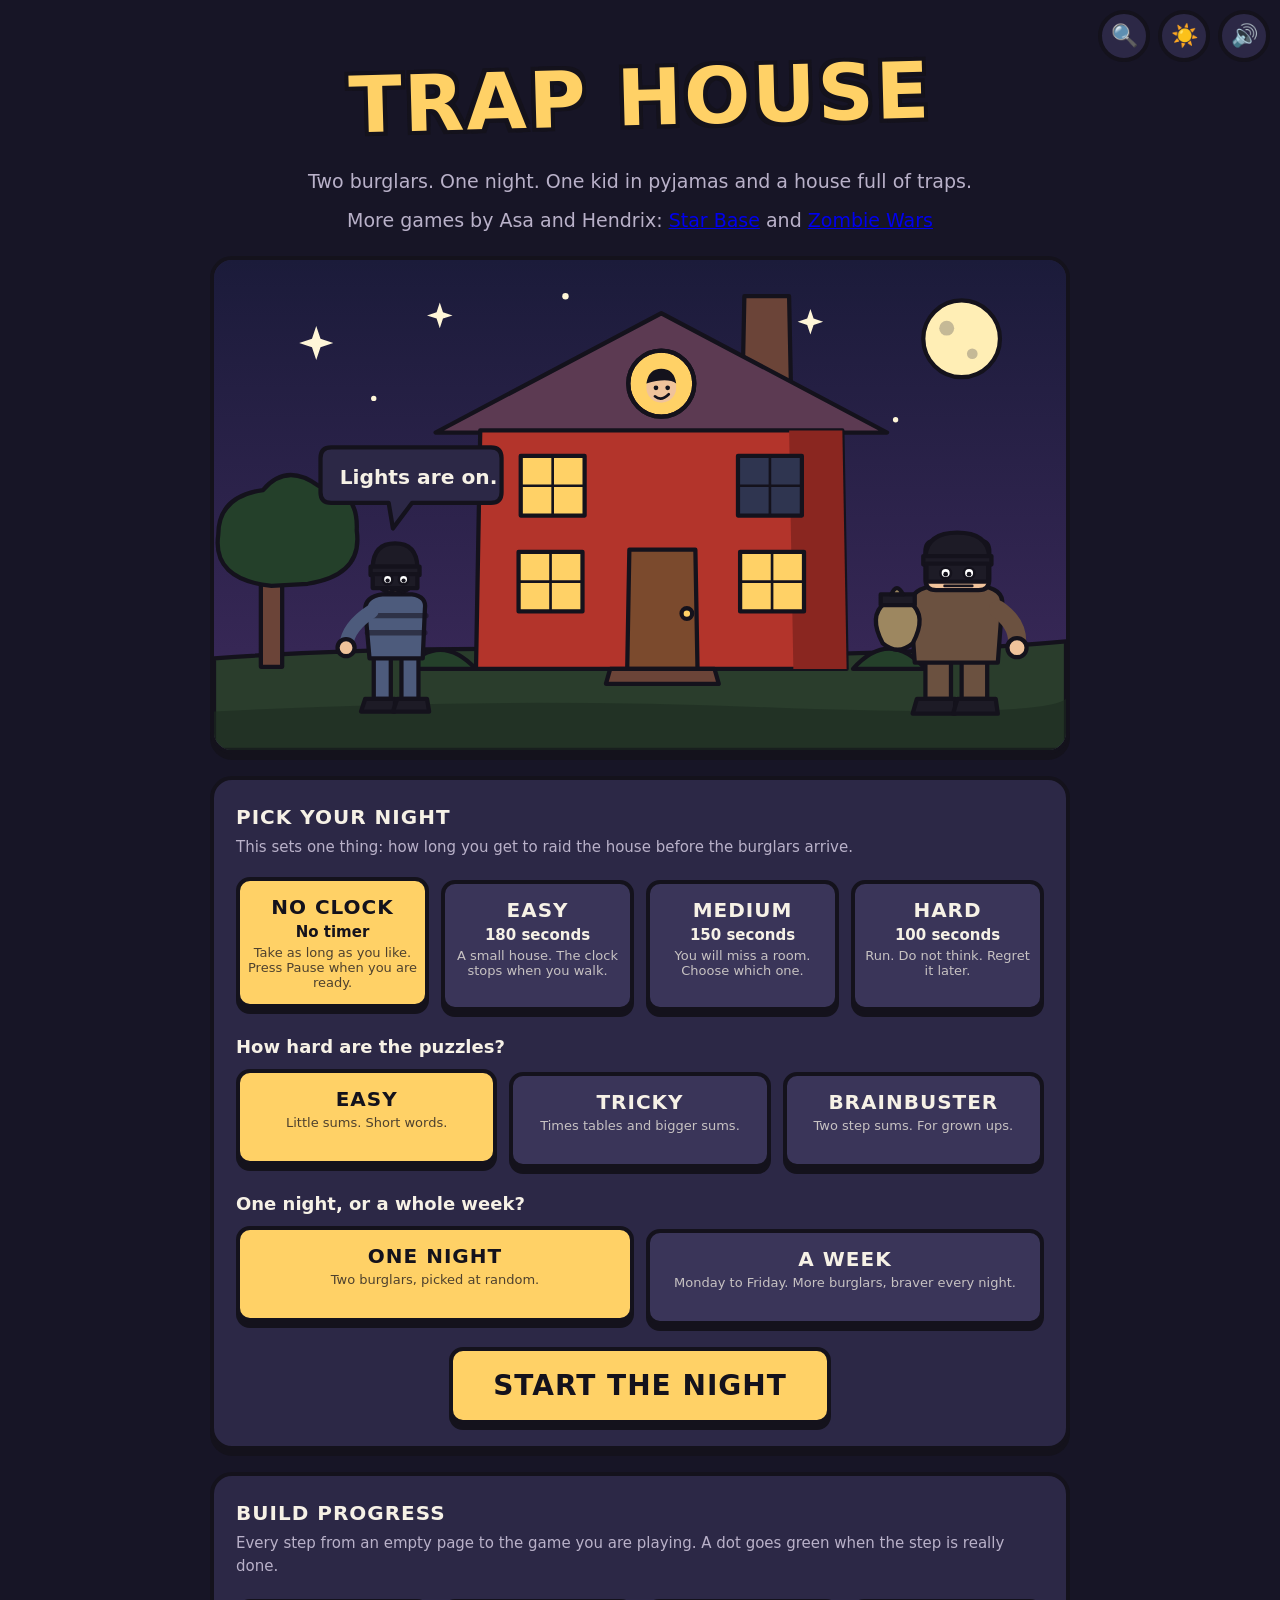
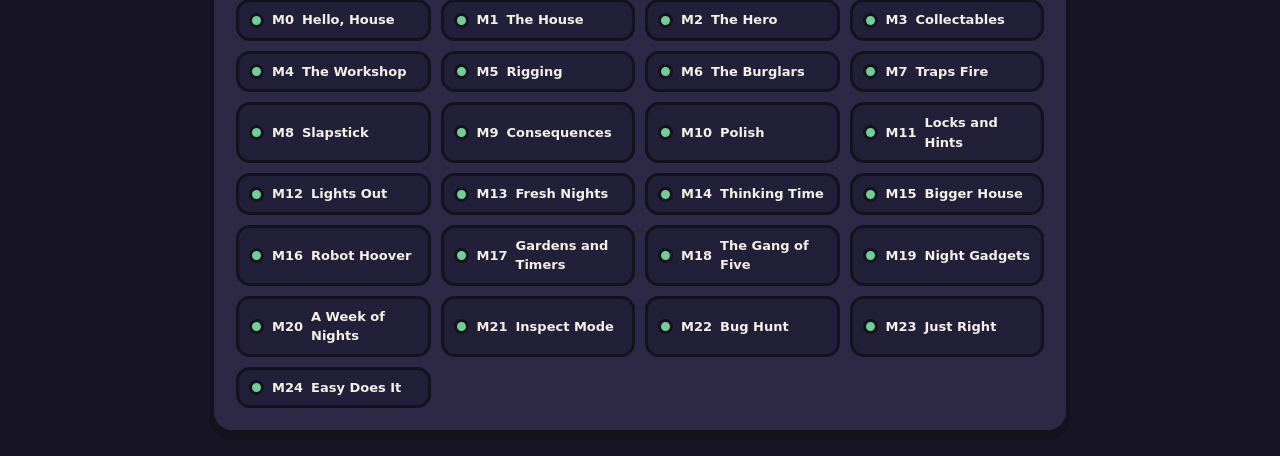
<file: index.html>
<!DOCTYPE html>
<html lang="en" data-theme="night">
<head>
<meta charset="utf-8">
<meta name="viewport" content="width=device-width, initial-scale=1">
<title>Trap House</title>
<meta name="description" content="Two burglars. One night. One kid in pyjamas and a house full of traps.">
<link rel="stylesheet" href="css/tokens.css">
<link rel="stylesheet" href="css/layout.css">
<link rel="stylesheet" href="css/house.css">
<link rel="stylesheet" href="css/scavenge.css">
<link rel="stylesheet" href="css/hero.css">
<link rel="stylesheet" href="css/workshop.css">
<link rel="stylesheet" href="css/rig.css">
<link rel="stylesheet" href="css/night.css">
<link rel="stylesheet" href="css/fx.css">
<link rel="stylesheet" href="css/result.css">
<link rel="stylesheet" href="css/intro.css">
<link rel="stylesheet" href="css/puzzles.css">
<link rel="icon" href="data:image/svg+xml,<svg xmlns='http://www.w3.org/2000/svg' viewBox='0 0 32 32'><text y='26' font-size='26'>&#127968;</text></svg>">
</head>
<body>

<!-- The little round buttons in the top right corner. -->
<div class="toolbar">
  <button type="button" id="inspect-toggle" class="toggle" aria-pressed="false" aria-label="Inspect mode: tap anything to see the code behind it" title="Inspect: tap anything to see its code">&#128269;</button>
  <button type="button" id="theme-toggle" class="toggle" aria-label="Switch theme">&#9728;&#65039;</button>
  <button type="button" id="sound-toggle" class="toggle" aria-label="Turn sound off">&#128266;</button>
</div>


<!-- INSPECT MODE (M17). js/inspect.js fills it in. -->
<p class="inspect-banner" id="inspect-banner" hidden>Inspect mode: tap anything to see the code behind it.</p>
<div class="inspect-card panel" id="inspect-card" role="dialog" aria-labelledby="inspect-what" aria-live="polite" hidden>
  <h2 id="inspect-what">Inspect</h2>
  <p class="inspect-where" id="inspect-where"></p>
  <pre class="inspect-code"><code id="inspect-code"></code></pre>
  <p class="inspect-tip" id="inspect-tip"></p>
  <p class="inspect-also" id="inspect-also"></p>
  <button type="button" class="btn btn-quiet" id="inspect-close">Close</button>
</div>

<!-- =========================================================
     SCREEN 1: THE TITLE
     ========================================================= -->
<main>
<section class="screen is-active" data-screen="title">

  <div class="title-block">
    <!-- HENDRIX: this is the name of the game. It is your job to
         pick a better one. Change the words between the tags,
         save the file, refresh the page. Change the one in the
         <title> tag at the top of this file too, because that is
         what shows up on the browser tab. -->
    <h1 class="game-title">Trap House</h1>
    <p class="tagline">Two burglars. One night. One kid in pyjamas and a house full of traps.</p>
    <p class="tagline other-games">More games by Asa and Hendrix: <a href="space/">Star Base</a> and <a href="zombies/">Zombie Wars</a></p>
  </div>

  <!-- =======================================================
       THE SCENE
       Every single thing below is drawn with shapes, not a
       picture file. Right click any part of it, choose Inspect,
       and you can find the exact line that draws it.
       ======================================================= -->
  <div class="scene">
  <svg viewBox="0 0 800 460" role="img"
       aria-label="A cartoon house at night. A boy watches from the attic window while two burglars sneak across the front garden.">

    <defs>
      <linearGradient id="skyGrad" x1="0" y1="0" x2="0" y2="1">
        <stop offset="0%"   stop-color="var(--sky-top)"/>
        <stop offset="100%" stop-color="var(--sky-bottom)"/>
      </linearGradient>
    </defs>

    <!-- SKY -->
    <rect x="0" y="0" width="800" height="460" fill="url(#skyGrad)"/>

    <!-- MOON and STARS. These fade out in the day theme. -->
    <g class="night-only">
      <circle cx="702" cy="74" r="36" fill="var(--moon)" class="ink"/>
      <circle cx="688" cy="64" r="7" fill="var(--sky-top)" opacity="0.25"/>
      <circle cx="712" cy="88" r="5" fill="var(--sky-top)" opacity="0.25"/>
      <g fill="var(--star)">
        <path class="twinkle"   d="M96 62 L100 74 L112 78 L100 82 L96 94 L92 82 L80 78 L92 74 Z"/>
        <path class="twinkle-b" d="M212 40 L215 49 L224 52 L215 55 L212 64 L209 55 L200 52 L209 49 Z"/>
        <path class="twinkle-c" d="M560 46 L563 55 L572 58 L563 61 L560 70 L557 61 L548 58 L557 55 Z"/>
        <circle class="twinkle-b" cx="330" cy="34" r="3"/>
        <circle class="twinkle-c" cx="470" cy="96" r="3"/>
        <circle class="twinkle"   cx="640" cy="150" r="2.5"/>
        <circle class="twinkle-b" cx="150" cy="130" r="2.5"/>
      </g>
    </g>

    <!-- GROUND -->
    <path d="M0 374 Q200 360 400 368 T800 358 L800 460 L0 460 Z"
          fill="var(--ground)" class="ink"/>
    <path d="M0 424 Q260 410 520 420 T800 412 L800 460 L0 460 Z"
          fill="var(--ground-dark)" opacity="0.55"/>

    <!-- TREE, stage left -->
    <g class="ink">
      <path d="M44 382 L44 300 L64 300 L64 382 Z" fill="var(--chimney)"/>
      <path d="M54 306 Q-2 300 4 258 Q4 222 46 216 Q68 190 98 212 Q136 214 134 254 Q140 296 88 304 Z"
            fill="var(--hedge)"/>
    </g>

    <!-- THE HOUSE -->
    <g class="ink">
      <!-- chimney, drawn first so the roof sits on top of it -->
      <path d="M498 34 L540 34 L542 132 L496 132 Z" fill="var(--chimney)"/>
      <!-- roof, deliberately not quite symmetrical -->
      <path d="M208 162 L420 50 L632 162 Z" fill="var(--roof)"/>
      <!-- walls -->
      <path d="M250 160 L590 160 L594 384 L246 384 Z" fill="var(--wall)"/>
      <!-- a bit of shadow down the right hand side -->
      <path d="M540 160 L590 160 L594 384 L544 384 Z" fill="var(--wall-shadow)" stroke="none"/>

      <!-- ATTIC WINDOW, with Hendrix in it -->
      <circle cx="420" cy="116" r="31" fill="var(--window-glass)"/>
      <g stroke="none">
        <!-- his head -->
        <circle cx="420" cy="120" r="14" fill="var(--skin)"/>
        <!-- his hair -->
        <path d="M406 116 Q408 102 420 102 Q432 102 434 116 Q426 110 406 116 Z" fill="var(--ink)"/>
        <!-- eyes and a permanent slight smirk -->
        <circle cx="415" cy="120" r="2.2" fill="var(--ink)"/>
        <circle cx="426" cy="120" r="2.2" fill="var(--ink)"/>
      </g>
      <path d="M414 128 Q420 133 427 126" fill="none" class="ink-thin"/>
      <circle cx="420" cy="116" r="31" fill="none" class="ink"/>

      <!-- UPSTAIRS WINDOWS -->
      <path d="M288 184 L348 184 L348 240 L288 240 Z" fill="var(--window-glass)"/>
      <path d="M492 184 L552 184 L552 240 L492 240 Z" fill="var(--window-dark)"/>
      <!-- GROUND FLOOR WINDOWS -->
      <path d="M286 274 L346 274 L346 330 L286 330 Z" fill="var(--window-glass)"/>
      <path d="M494 274 L554 274 L554 330 L494 330 Z" fill="var(--window-glass)"/>

      <!-- window crossbars -->
      <g class="ink-thin" fill="none">
        <path d="M318 184 L318 240 M288 212 L348 212"/>
        <path d="M522 184 L522 240 M492 212 L552 212"/>
        <path d="M316 274 L316 330 M286 302 L346 302"/>
        <path d="M524 274 L524 330 M494 302 L554 302"/>
      </g>

      <!-- FRONT DOOR -->
      <path d="M390 272 L452 272 L454 384 L388 384 Z" fill="var(--door)"/>
      <circle cx="444" cy="332" r="5" fill="var(--btn)"/>
      <!-- doormat -->
      <path d="M372 384 L470 384 L474 398 L368 398 Z" fill="var(--chimney)"/>
    </g>

    <!-- HEDGES along the front -->
    <g class="ink">
      <path d="M180 384 Q212 348 246 384 Z" fill="var(--hedge)"/>
      <path d="M600 384 Q634 346 668 384 Z" fill="var(--hedge)"/>
    </g>

    <!-- =====================================================
         SID "FINGERS" COBB - wiry, twitchy, sneaking in low
         ===================================================== -->
    <g transform="translate(120 262)"><g class="sneak-a">
      <g class="ink">
        <!-- legs -->
        <path d="M30 150 L30 108 L46 108 L46 150 Z" fill="var(--burglar-a)"/>
        <path d="M56 150 L56 108 L72 108 L72 150 Z" fill="var(--burglar-a)"/>
        <!-- boots -->
        <path d="M22 150 L50 150 L50 162 L18 162 Z" fill="var(--burglar-mask)"/>
        <path d="M52 150 L80 150 L82 162 L48 162 Z" fill="var(--burglar-mask)"/>
        <!-- body, leaning forward -->
        <path d="M26 112 L22 66 Q22 54 38 52 L66 52 Q80 54 78 66 L76 112 Z" fill="var(--burglar-a)"/>
        <!-- stripes, because of course -->
        <path d="M23 72 L79 72 M24 88 L78 88" fill="none" stroke="var(--ink)" stroke-width="5" opacity="0.55"/>
        <!-- arm reaching forward -->
        <path d="M28 68 Q6 82 4 100" fill="none" stroke="var(--burglar-a)" stroke-width="13" stroke-linecap="round"/>
        <path d="M28 68 Q6 82 4 100" fill="none" stroke="var(--ink)" stroke-width="17" stroke-linecap="round" opacity="0"/>
        <circle cx="4" cy="102" r="8" fill="var(--skin)"/>
        <!-- head -->
        <circle cx="50" cy="30" r="21" fill="var(--skin)"/>
        <!-- beanie -->
        <path d="M29 26 Q30 4 50 4 Q70 4 71 26 Z" fill="var(--burglar-mask)"/>
        <path d="M27 26 L73 26 L73 34 L27 34 Z" fill="var(--burglar-mask)"/>
        <!-- the eye mask, because he is a burglar in a cartoon -->
        <path d="M29 33 L71 33 L71 46 L29 46 Z" fill="var(--burglar-mask)"/>
      </g>
      <!-- eyes, wide and worried -->
      <circle cx="43" cy="38" r="4.5" fill="#ffffff" class="ink-thin"/>
      <circle cx="58" cy="38" r="4.5" fill="#ffffff" class="ink-thin"/>
      <circle cx="43" cy="39" r="2" fill="var(--ink)"/>
      <circle cx="58" cy="39" r="2" fill="var(--ink)"/>
      <path d="M44 50 Q51 46 58 50" fill="none" class="ink-thin"/>
    </g></g>

    <!-- SPEECH BUBBLE, Sid is already regretting this -->
    <g transform="translate(100 176)">
      <path d="M10 0 L160 0 Q170 0 170 10 L170 42 Q170 52 160 52 L86 52 L68 76 L64 52 L10 52 Q0 52 0 42 L0 10 Q0 0 10 0 Z"
            fill="var(--panel)" class="ink"/>
      <text x="18" y="34" font-family="var(--font-body)" font-size="19"
            font-weight="700" fill="var(--text)">Lights are on.</text>
    </g>

    <!-- =====================================================
         BRUNO MALLOY - enormous, slow, unbothered
         ===================================================== -->
    <g transform="translate(640 256)"><g class="sneak-b">
      <g class="ink">
        <!-- legs, short and thick -->
        <path d="M28 156 L28 118 L52 118 L52 156 Z" fill="var(--burglar-b)"/>
        <path d="M62 156 L62 118 L86 118 L86 156 Z" fill="var(--burglar-b)"/>
        <path d="M20 156 L56 156 L56 170 L16 170 Z" fill="var(--burglar-mask)"/>
        <path d="M58 156 L94 156 L96 170 L54 170 Z" fill="var(--burglar-mask)"/>
        <!-- enormous body -->
        <path d="M18 122 L14 68 Q14 52 38 50 L78 50 Q102 52 100 68 L96 122 Z" fill="var(--burglar-b)"/>
        <!-- arm -->
        <path d="M96 72 Q116 86 114 106" fill="none" stroke="var(--burglar-b)" stroke-width="17" stroke-linecap="round"/>
        <circle cx="114" cy="108" r="9" fill="var(--skin)"/>
        <!-- swag sack, empty for now, hanging at his side -->
        <g transform="translate(4 46)">
          <path d="M-16 58 Q-30 32 -14 20 L10 20 Q26 32 12 58 Q-2 70 -16 58 Z" fill="var(--sack)"/>
          <path d="M-18 12 L14 12 L14 22 L-18 22 Z" fill="var(--burglar-mask)"/>
          <path d="M-8 12 Q-3 0 3 12 Z" fill="var(--sack)"/>
        </g>
        <!-- head, square and calm -->
        <path d="M36 8 L80 8 Q88 8 88 18 L88 44 Q88 54 78 54 L38 54 Q28 54 28 44 L28 18 Q28 8 36 8 Z" fill="var(--skin)"/>
        <!-- beanie -->
        <path d="M28 22 Q30 0 58 0 Q86 0 88 22 Z" fill="var(--burglar-mask)"/>
        <path d="M26 22 L90 22 L90 30 L26 30 Z" fill="var(--burglar-mask)"/>
        <path d="M29 29 L87 29 L87 46 L29 46 Z" fill="var(--burglar-mask)"/>
      </g>
      <!-- eyes, half shut, thoroughly bored -->
      <circle cx="47" cy="38" r="5" fill="#ffffff" class="ink-thin"/>
      <circle cx="69" cy="38" r="5" fill="#ffffff" class="ink-thin"/>
      <circle cx="47" cy="39" r="2.2" fill="var(--ink)"/>
      <circle cx="69" cy="39" r="2.2" fill="var(--ink)"/>
      <path d="M46 50 L72 50" fill="none" class="ink-thin"/>
    </g></g>

  </svg>
  </div>


  <!-- DIFFICULTY -->
  <div class="panel">
    <h2>Pick your night</h2>
    <p class="panel-hint">This sets one thing: how long you get to raid the house before the burglars arrive.</p>
    <div class="difficulty" id="difficulty" role="group" aria-label="Difficulty"></div>
    <h3 class="picker-head">How hard are the puzzles?</h3>
    <div class="difficulty" id="puzzle-level" role="group" aria-label="How hard the puzzles are"></div>
    <h3 class="picker-head">One night, or a whole week?</h3>
    <div class="difficulty" id="play-mode" role="group" aria-label="One night or a whole week"></div>
    <div class="start-row">
      <button type="button" id="start-btn" class="btn btn-big">Start the night</button>
    </div>
  </div>


  <!-- MILESTONE STRIP -->
  <div class="panel">
    <h2>Build progress</h2>
    <p class="panel-hint">Every step from an empty page to the game you are playing. A dot goes green when the step is really done.</p>
    <ul class="milestones" id="milestones"></ul>
  </div>

</section>


<!-- =========================================================
     SCREEN 2: THE INTRO
     A little comic strip before the night. js/intro.js draws the
     picture and moves through the words.
     ========================================================= -->
<section class="screen" data-screen="intro">
  <div class="panel intro">
    <h2 class="intro-title">Before midnight</h2>
    <svg class="intro-stage" id="intro-stage" viewBox="0 0 600 260" role="img"
         aria-label="Two burglars outside the front of the house at night."></svg>
    <p class="intro-words" id="intro-words" aria-live="polite"></p>
    <div class="intro-buttons">
      <button type="button" class="btn btn-quiet" id="intro-skip">Skip</button>
      <span class="intro-count" id="intro-count"></span>
      <button type="button" class="btn btn-big" id="intro-next">Next</button>
    </div>
  </div>
</section>


<!-- =========================================================
     SCREEN 3: THE NIGHT ITSELF
     Scavenge, workshop, rig, night and the result all happen on
     this one screen. Each phase shows its own panel and hides
     the rest. js/main.js decides which.
     ========================================================= -->
<section class="screen" data-screen="phase">

  <!-- WANTED: who is coming tonight and what each one hates, as
       pictures. js/wanted.js fills it in. -->
  <aside class="wanted" id="wanted" aria-label="Tonight's burglars" hidden></aside>

  <!-- THE SCAVENGE BAR: the clock, your bag, and a way to stop
       early. js/scavenge.js fills it in. -->
  <div class="scavenge-bar" id="scavenge-bar" hidden>
    <p class="clock" id="clock" role="timer" aria-label="Time left">
      <span class="clock-label">Time</span>
      <span class="clock-time" id="clock-time">0:00</span>
    </p>
    <div class="bag-wrap">
      <p class="bag-title">Your bag <span id="bag-count"></span></p>
      <ul class="bag" id="bag" aria-label="Your bag. Tap something to drop it."></ul>
      <p class="bag-tip">Tap something in your bag to drop it.</p>
      <p class="notes" id="notes" hidden></p>
    </div>
    <button type="button" class="btn btn-quiet" id="done-btn">Pause: build traps</button>
  </div>
  <div class="scavenge-end panel" id="scavenge-end" hidden>
    <p class="scavenge-end-text" id="scavenge-end-text" aria-live="assertive"></p>
    <button type="button" class="btn" id="to-workshop">Take it to the workbench</button>
  </div>

  <!-- THE PUZZLES. One box that pops up over the house when you
       try a lock. js/puzzles.js fills it in. -->
  <dialog class="puzzle panel" id="puzzle" aria-labelledby="puzzle-title">
    <div class="pz-head">
      <h2 id="puzzle-title">Locked</h2>
      <button type="button" class="btn btn-quiet pz-read" id="puzzle-read" aria-label="Read it to me">&#128266; Read it to me</button>
      <p class="pz-time">Time <span id="puzzle-time">0:00</span></p>
    </div>
    <p class="pz-clue" id="puzzle-clue"></p>
    <div class="pz-body" id="puzzle-body"></div>
    <p class="pz-say" id="puzzle-say" aria-live="polite"></p>
    <ol class="pz-hints" id="puzzle-hints" aria-live="polite" hidden></ol>
    <div class="start-row pz-foot">
      <button type="button" class="btn btn-quiet" id="puzzle-leave">Leave it</button>
      <button type="button" class="btn btn-quiet" id="puzzle-hint">Hint</button>
    </div>
    <p class="pz-mode" id="puzzle-mode"></p>
  </dialog>

  <!-- THE WORKSHOP (M4). js/workshop.js fills it in from your bag
       and data/recipes.js. -->
  <div class="workshop" id="workshop" hidden>
    <div class="panel ws-top">
      <div class="ws-talk">
        <div class="ws-face" id="ws-face"></div>
        <div class="ws-said">
          <p class="ws-bubble" id="ws-say" aria-live="polite"></p>
          <button type="button" class="btn btn-quiet ws-ideas" id="ws-ideas">Any ideas?</button>
        </div>
      </div>
      <div class="ws-bench" id="ws-bench">
        <button type="button" class="ws-slot" id="ws-slot-a"></button>
        <span class="ws-plus" aria-hidden="true">+</span>
        <button type="button" class="ws-slot" id="ws-slot-b"></button>
        <!-- The third box only opens when the first two make a trap
             that can be upgraded. -->
        <span class="ws-plus ws-plus-c" id="ws-plus-c" aria-hidden="true" hidden>+</span>
        <button type="button" class="ws-slot ws-slot-c" id="ws-slot-c" hidden></button>
        <span class="ws-smoke" aria-hidden="true"><i></i><i></i><i></i><i></i></span>
      </div>
      <div class="start-row">
        <button type="button" class="btn ws-build-now" id="ws-build-now" hidden>Build it as it is</button>
      </div>
    </div>

    <!-- What you just built, its blueprint question, and Peek at
         the code. Not in the sticky bit at the top, so it never
         covers your junk. -->
    <!-- What you just built pops up on top, with its blueprint
         question and Peek at the code. -->
    <dialog class="panel ws-made-dialog" id="ws-made-dialog" aria-label="Your new trap">
      <div class="ws-result" id="ws-result" aria-live="polite"></div>
      <div class="ws-extra" id="ws-extra" hidden></div>
      <div class="start-row">
        <button type="button" class="btn btn-big" id="ws-made-close">Back to the bench</button>
      </div>
    </dialog>

    <div class="panel">
      <h2>Your junk</h2>
      <p class="panel-hint">Tap two things, or drag them onto the bench. Put one on and listen for a clue.</p>
      <ul class="ws-cards" id="ws-items"></ul>
      <h2>Your traps</h2>
      <p class="panel-hint">Put a trap back on the bench with one more thing to upgrade it.</p>
      <ul class="ws-cards" id="ws-traps"></ul>
      <div class="start-row">
        <!-- Only there while the scavenge clock still has time on it. -->
        <button type="button" class="btn btn-quiet" id="ws-back-out" hidden>Back out searching</button>
        <button type="button" class="btn btn-big" id="to-rig" hidden>Take the traps downstairs</button>
      </div>
    </div>

    <div class="panel">
      <h2>Recipe notebook</h2>
      <p class="panel-hint" id="ws-found"></p>
      <ul class="notebook" id="notebook"></ul>
    </div>
  </div>

  <!-- RIGGING (M5). Your traps, waiting to go into the house.
       js/rig.js fills it in. -->
  <div class="rig-bar panel" id="rig" hidden>
    <div class="rig-head">
      <h2>Your traps <span class="rig-count" id="rig-count"></span></h2>
      <p class="rig-say" id="rig-say" aria-live="polite"></p>
    </div>
    <ul class="rig-tray" id="rig-tray" aria-label="Your traps"></ul>
    <div class="rig-timers" id="rig-timers" hidden></div>
    <div class="rig-buttons">
      <button type="button" class="btn btn-quiet" id="rig-back">Back to the workbench</button>
      <button type="button" class="btn btn-big" id="let-in">Let them in</button>
    </div>
  </div>

  <!-- THE HOUSE. Built by js/house.js out of data/rooms.js.
       It is empty in the HTML on purpose: nothing here needs
       changing to add a room. -->
  <div class="house-wrap" id="house-wrap" hidden>
    <!-- Which room you are looking at, and the way back out. -->
    <div class="room-hud">
      <p class="room-hud-text" aria-live="polite">
        <strong id="room-hud-name">The whole house</strong>
        <span id="room-hud-note">Tap a room to look inside.</span>
      </p>
      <p class="hud-clock" id="hud-clock" role="timer" aria-label="Time left" hidden>0:00</p>
      <button type="button" class="btn house-btn" id="zoom-out" hidden>Whole house</button>
    </div>
    <div class="house-scene" id="house"></div>
    <div class="catch-burst" id="catch-burst" aria-hidden="true"></div>
    <!-- At night: each burglar's nerve, pinned under the house so it
         is always in sight. js/night.js fills it in. -->
    <div class="night-meters" id="night-meters" hidden></div>
    <!-- At night: three big gadget buttons, right by the house. -->
    <div hidden class="night-gadgets" id="night-gadgets" role="group" aria-label="Your gadgets"></div>
    <p class="house-caption" id="house-caption" aria-live="polite">Point at a glowing spot to see what goes there.</p>
    <ul class="legend" id="legend" aria-label="What the glowing spots mean"></ul>
  </div>

  <!-- THE NIGHT (M6). The security monitors: what they say, what
       they have taken, and which of them you are watching.
       js/night.js fills it in. -->
  <div class="night-bar panel" id="night" hidden>
    <div class="night-head">
      <h2>Security monitors</h2>
      <div class="night-toggles">
        <button type="button" class="btn btn-quiet" id="night-zoom" aria-pressed="true">Zoom in on traps</button>
        <button type="button" class="btn btn-quiet" id="night-fast" aria-pressed="false">Faster</button>
      </div>
    </div>
    <div class="night-cams" id="night-cams" role="group" aria-label="What the monitors show"></div>
    <ol class="night-log" id="night-log" aria-label="What the monitors saw"></ol>
    <p class="night-haul" id="night-haul"></p>
  </div>

  <!-- THE RESULT (M9). How the night went, and your grade.
       js/result.js fills it in. -->
  <div class="result panel" id="result" hidden>
    <div class="result-top">
      <div>
        <h2 class="result-title" id="result-title">YOU WIN!</h2>
        <p class="result-line" id="result-line"></p>
      </div>
      <p class="result-grade" id="result-grade">S</p>
    </div>
    <div class="result-burglars" id="result-burglars"></div>
    <dl class="result-stats" id="result-stats"></dl>
    <ul class="result-traps" id="result-traps" aria-label="Every trap that went off"></ul>
    <p class="result-tip" id="result-tip"></p>
    <div class="result-week" id="result-week" hidden></div>
    <div class="result-buttons">
      <button type="button" class="btn btn-quiet" id="result-title-btn">Back to the title</button>
      <button type="button" class="btn btn-big" id="result-again">Play again</button>
      <button type="button" class="btn btn-big" id="result-next" hidden>Next night</button>
    </div>
  </div>

  <div class="panel phase-card">
    <p class="phase-name" id="phase-name">Scavenge</p>
    <p id="phase-line">Raid your own house for junk before the clock runs out.</p>
    <p id="phase-difficulty"></p>
    <p><strong id="phase-milestone"></strong></p>
    <button type="button" id="back-btn" class="btn btn-quiet">Back to the title</button>
  </div>
</section>
</main>

<script type="module" src="js/main.js"></script>
</body>
</html>
</file>
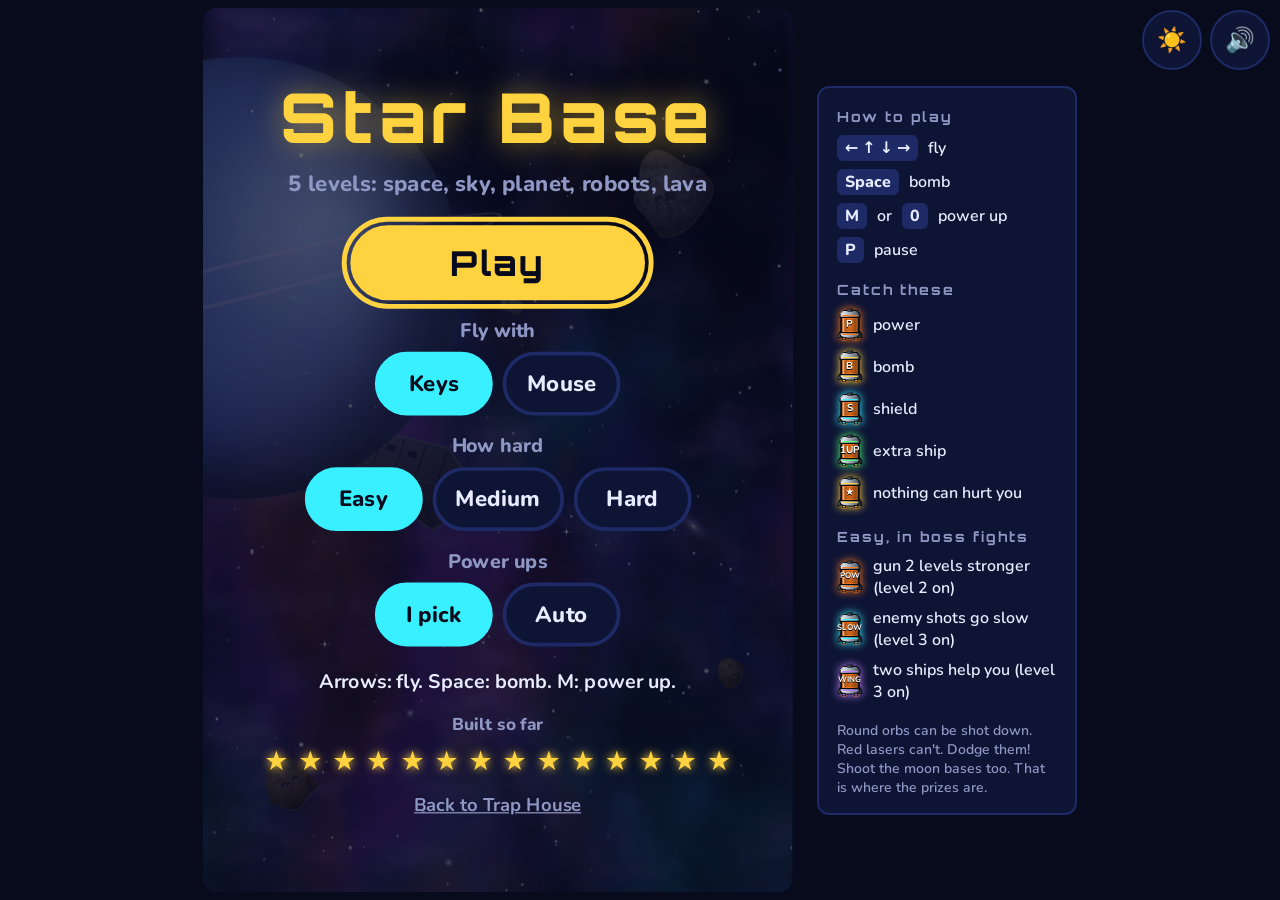
<file: space/index.html>
<!DOCTYPE html>
<html lang="en" data-theme="space">
<head>
<meta charset="utf-8">
<meta name="viewport" content="width=device-width, initial-scale=1">
<title>Star Base</title>
<meta name="description" content="Fly the Comet over the moon. Blow up star bases. Beat the Core.">
<link rel="preconnect" href="https://fonts.googleapis.com">
<link rel="stylesheet" href="https://fonts.googleapis.com/css2?family=Orbitron:wght@600;800&family=Nunito:wght@600;800&display=swap">
<link rel="stylesheet" href="css/tokens.css">
<link rel="stylesheet" href="css/layout.css">
<link rel="stylesheet" href="css/game.css">
<link rel="icon" href="data:image/svg+xml,<svg xmlns='http://www.w3.org/2000/svg' viewBox='0 0 32 32'><text y='26' font-size='26'>&#128640;</text></svg>">
</head>
<body>

<!-- The sprite sheet. js/art.js loads every picture from the art
     folder into here once, then every ship on screen points at it. -->
<svg id="sprites" class="sprite-sheet" aria-hidden="true" focusable="false"><defs>
  <radialGradient id="glow-orange"><stop offset="0" stop-color="#fff6c0"/><stop offset="0.4" stop-color="#ff9a2a"/><stop offset="1" stop-color="#ff5a00" stop-opacity="0"/></radialGradient>
  <radialGradient id="glow-pink"><stop offset="0" stop-color="#ffffff"/><stop offset="0.4" stop-color="#ff5fc0"/><stop offset="1" stop-color="#ff2a9a" stop-opacity="0"/></radialGradient>
</defs></svg>

<div class="toolbar">
  <button type="button" id="theme-toggle" class="toggle" aria-label="Switch to light theme" title="Light or dark">&#9728;&#65039;</button>
  <button type="button" id="sound-toggle" class="toggle" aria-label="Turn sound off" title="Sound">&#128266;</button>
</div>

<main class="game">
  <div class="stage" id="stage">
    <div class="field" id="field" tabindex="-1" aria-label="Star Base game">

      <div class="sky" id="sky">
        <!-- the painted backdrop for each world (art/bg-*.svg), slow then fast -->
        <div class="bg bg-far" id="bg-far"></div>
        <div class="bg bg-near" id="bg-near"></div>
        <div class="planet" id="planet"></div>
        <div class="stars stars-far" id="stars-far"></div>
        <div class="stars stars-twinkle"></div>
        <!-- level 2: clouds rushing past -->
        <div class="clouds clouds-far" id="clouds-far"></div>
        <div class="clouds clouds-near" id="clouds-near"></div>
        <!-- level 3: the planet's ground -->
        <div class="terrain" id="terrain"></div>
        <div class="stars stars-near" id="stars-near"></div>
        <div class="bg bg-top" id="bg-top"></div>
      </div>

      <!-- The game itself is drawn here, every frame. js/canvas.js -->
      <canvas class="play" id="play" width="480" height="720" aria-label="The game"></canvas>

      <!-- THE HUD: score, lives, bombs, power bar, weapons. js/hud.js -->
      <div class="hud" id="hud" hidden>
        <div class="hud-row">
          <p class="hud-score"><span class="sr-only">Score </span><span id="hud-score">0</span></p>
          <p class="hud-lives" id="hud-lives" aria-label="Lives"></p>
          <p class="hud-bombs" id="hud-bombs" aria-label="Bombs"></p>
        </div>
        <div class="hud-row">
          <div class="hud-power" id="hud-power" aria-label="Power bar"></div>
        </div>
        <div class="boss-bar" id="boss-bar" hidden>
          <p class="boss-name" id="boss-name"></p>
          <div class="boss-track"><div class="boss-fill" id="boss-fill"></div></div>
        </div>
      </div>

      <!-- Your upgrades, along the bottom. -->
      <div class="hud-weapons" id="hud-weapons" aria-label="Weapons" hidden></div>

      <p class="banner" id="banner" aria-live="polite"></p>

      <!-- Big round buttons for tablets. Only show on touch screens. -->
      <div class="touch-buttons" id="touch-buttons" hidden>
        <button type="button" class="touch-btn touch-bomb" id="touch-bomb" aria-label="Bomb">B</button>
        <button type="button" class="touch-btn touch-power" id="touch-power" aria-label="Power up">M</button>
      </div>

      <!-- TITLE SCREEN -->
      <section class="screen title-screen" id="screen-title" aria-labelledby="game-name">
        <h1 class="game-name" id="game-name">Star Base</h1>
        <p class="tagline">5 levels: space, sky, planet, robots, lava</p>
        <p class="best" id="title-best" hidden></p>
        <button type="button" class="btn btn-go" id="btn-play">Play</button>
        <fieldset class="choice">
          <legend>Fly with</legend>
          <button type="button" class="pill" data-controls="keys" aria-pressed="true">Keys</button>
          <button type="button" class="pill" data-controls="mouse" aria-pressed="false">Mouse</button>
        </fieldset>
        <fieldset class="choice">
          <legend>How hard</legend>
          <button type="button" class="pill" data-difficulty="easy" aria-pressed="true">Easy</button>
          <button type="button" class="pill" data-difficulty="medium" aria-pressed="false">Medium</button>
          <button type="button" class="pill" data-difficulty="hard" aria-pressed="false">Hard</button>
        </fieldset>
        <fieldset class="choice">
          <legend>Power ups</legend>
          <button type="button" class="pill" data-autopower="off" aria-pressed="true">I pick</button>
          <button type="button" class="pill" data-autopower="on" aria-pressed="false">Auto</button>
        </fieldset>
        <p class="how" id="how-keys">Arrows: fly. Space: bomb. M: power up. P: pause.</p>
        <div class="built">
          <p class="built-label" id="built-label">Built so far</p>
          <ol class="milestones" id="milestones" aria-labelledby="built-label"></ol>
        </div>
        <a class="back-link" href="../">Back to Trap House</a>
      </section>

      <!-- UPGRADE PICK -->
      <section class="screen pick-screen" id="screen-pick" aria-labelledby="pick-title" hidden>
        <h2 class="pick-title" id="pick-title">POWER UP!</h2>
        <p class="pick-sub">Pick one</p>
        <div class="cards" id="pick-cards"></div>
        <p class="pick-keys" aria-label="Press 1, 2 or 3"><kbd>1</kbd> <kbd>2</kbd> <kbd>3</kbd></p>
      </section>

      <!-- CUT SCENE between levels. js/cutscene.js plays it. -->
      <section class="screen cut-screen" id="screen-cut" aria-label="Flying to the next level" hidden>
        <div class="cut-stage" id="cut-stage" aria-hidden="true">
          <div class="cut-sky"></div>
          <div class="cut-stars"></div>
          <div class="cut-planet"></div>
          <div class="cut-ground"></div>
          <div class="cut-city"></div>
          <div class="cut-volcano"></div>
          <div class="cut-lava"></div>
          <div class="cut-fireworks"></div>
          <div class="cut-clouds cut-clouds-a"></div>
          <div class="cut-clouds cut-clouds-b"></div>
          <div class="cut-ship">
            <div class="cut-heat"></div>
            <svg viewBox="0 0 120 130"><use href="#art-comet" width="120" height="130"/></svg>
          </div>
          <div class="cut-streaks"></div>
        </div>
        <p class="cut-words" id="cut-words" aria-live="polite"></p>
        <button type="button" class="btn btn-quiet cut-skip" id="cut-skip">Skip</button>
      </section>

      <!-- PAUSE -->
      <section class="screen small-screen" id="screen-pause" aria-labelledby="pause-title" hidden>
        <div class="panel-box">
          <h2 id="pause-title">Paused</h2>
          <button type="button" class="btn btn-go" id="btn-resume">Keep going</button>
          <button type="button" class="btn" id="btn-restart">Start again</button>
          <button type="button" class="btn btn-quiet" id="btn-menu">Menu</button>
        </div>
      </section>

      <!-- GAME OVER -->
      <section class="screen small-screen" id="screen-over" aria-labelledby="over-title" hidden>
        <div class="panel-box">
          <h2 id="over-title">Out of ships!</h2>
          <p class="big-score" id="over-score">0</p>
          <p class="best" id="over-best"></p>
          <p class="tip" id="over-tip"></p>
          <button type="button" class="btn btn-go" id="btn-retry">Try again</button>
          <button type="button" class="btn" id="btn-again-over">Start from level 1</button>
          <button type="button" class="btn btn-quiet" id="btn-menu-over">Menu</button>
        </div>
      </section>

      <!-- YOU WIN -->
      <section class="screen small-screen" id="screen-win" aria-labelledby="win-title" hidden>
        <div class="panel-box">
          <h2 id="win-title">YOU WIN!</h2>
          <p class="grade" id="win-grade">S</p>
          <p class="big-score" id="win-score">0</p>
          <p class="best" id="win-best"></p>
          <ul class="win-stats" id="win-stats"></ul>
          <p class="tip" id="win-tip"></p>
          <p class="soon">You beat all 5 levels!</p>
          <button type="button" class="btn btn-go" id="btn-again-win">Play again</button>
          <button type="button" class="btn btn-quiet" id="btn-menu-win">Menu</button>
        </div>
      </section>

    </div>
  </div>

  <aside class="side" aria-label="How to play">
    <h2>How to play</h2>
    <ul class="keys" id="side-keys">
      <li><kbd>&larr; &uarr; &darr; &rarr;</kbd> fly</li>
      <li><kbd>Space</kbd> bomb</li>
      <li><kbd>M</kbd> or <kbd>0</kbd> power up</li>
      <li><kbd>P</kbd> pause</li>
    </ul>
    <h2>Catch these</h2>
    <ul class="pickup-list">
      <li><span class="mini-cap cap-P"><svg aria-hidden="true"><use href="#art-capsule" width="100%" height="100%"/></svg><b>P</b></span> power</li>
      <li><span class="mini-cap cap-B"><svg aria-hidden="true"><use href="#art-capsule" width="100%" height="100%"/></svg><b>B</b></span> bomb</li>
      <li><span class="mini-cap cap-S"><svg aria-hidden="true"><use href="#art-capsule" width="100%" height="100%"/></svg><b>S</b></span> shield</li>
      <li><span class="mini-cap cap-1UP"><svg aria-hidden="true"><use href="#art-capsule" width="100%" height="100%"/></svg><b>1UP</b></span> extra ship</li>
      <li><span class="mini-cap cap-STAR"><svg aria-hidden="true"><use href="#art-capsule" width="100%" height="100%"/></svg><b>&#9733;</b></span> nothing can hurt you</li>
    </ul>
    <h2>Easy, in boss fights</h2>
    <ul class="pickup-list">
      <li><span class="mini-cap cap-POW small"><svg aria-hidden="true"><use href="#art-capsule" width="100%" height="100%"/></svg><b>POW</b></span> gun 2 levels stronger (level 2 on)</li>
      <li><span class="mini-cap cap-SLOW small"><svg aria-hidden="true"><use href="#art-capsule" width="100%" height="100%"/></svg><b>SLOW</b></span> enemy shots go slow (level 3 on)</li>
      <li><span class="mini-cap cap-WING small"><svg aria-hidden="true"><use href="#art-capsule" width="100%" height="100%"/></svg><b>WING</b></span> two ships help you (level 3 on)</li>
    </ul>
    <p class="side-note">Round orbs can be shot down. Red lasers can't. Dodge them!</p>
    <p class="side-note">Shoot the moon bases too. That is where the prizes are.</p>
  </aside>
</main>

<script type="module" src="js/main.js"></script>
</body>
</html>
</file>
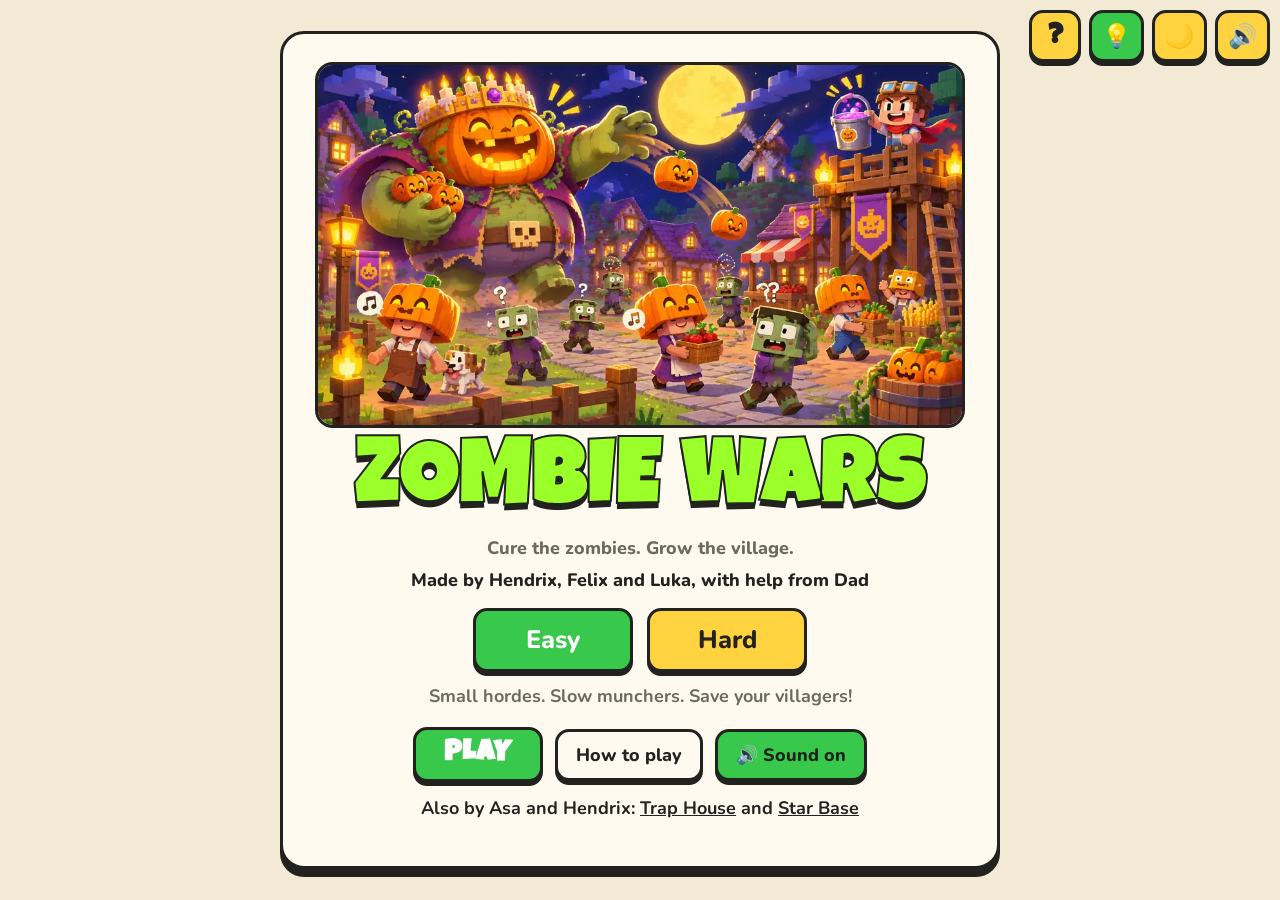
<file: zombies/index.html>
<!DOCTYPE html>
<html lang="en" data-theme="light">
<head>
<meta charset="utf-8">
<meta name="viewport" content="width=device-width, initial-scale=1">
<title>Zombie Wars</title>
<meta name="description" content="Cure the zombies. Grow the village. A game by Asa and Hendrix.">
<link rel="preconnect" href="https://fonts.googleapis.com">
<link rel="stylesheet" href="https://fonts.googleapis.com/css2?family=Luckiest+Guy&family=Nunito:wght@700;800&display=swap">
<link rel="stylesheet" href="css/tokens.css">
<link rel="stylesheet" href="css/layout.css">
<link rel="stylesheet" href="css/game.css">
<link rel="icon" href="data:image/svg+xml,<svg xmlns='http://www.w3.org/2000/svg' viewBox='0 0 32 32'><text y='26' font-size='26'>&#129503;</text></svg>">
</head>
<body>

<!-- Every picture from the art folder is loaded into here once
     by js/art.js. The village points at them with <use>. -->
<svg id="sprites" class="sprite-sheet" aria-hidden="true" focusable="false"></svg>

<div class="toolbar">
  <button type="button" id="pause-btn" class="toggle" aria-label="Pause" title="Pause" hidden>&#9208;</button>
  <button type="button" id="guide-btn" class="toggle" aria-label="How to play" title="How to play">?</button>
  <button type="button" id="tips-toggle" class="toggle" aria-pressed="true" aria-label="Turn tips off" title="Tips on or off">&#128161;</button>
  <button type="button" id="theme-toggle" class="toggle" aria-label="Switch to dark theme" title="Light or dark">&#127769;</button>
  <button type="button" id="sound-toggle" class="toggle" aria-label="Turn sound off" title="Sound">&#128266;</button>
</div>

<!-- TITLE -->
<section class="screen" id="screen-title">
  <div class="box">
    <img class="title-pic" id="title-pic" alt="The Pumpkin King and his zombies at the village at night, with the hero holding a bucket of potion" hidden>
    <svg class="title-art" id="title-drawing" viewBox="0 0 320 110" aria-hidden="true">
      <circle cx="160" cy="70" r="60" fill="var(--moon)" stroke="var(--ink)" stroke-width="3"/>
      <circle cx="135" cy="55" r="9" fill="var(--straw)" opacity="0.6"/><circle cx="180" cy="85" r="6" fill="var(--straw)" opacity="0.6"/>
      <use href="#art-bob" x="140" y="62" width="40" height="44"/>
      <use href="#art-hopper" x="190" y="70" width="36" height="40"/>
      <use href="#art-fence" x="100" y="80" width="40" height="40"/><use href="#art-fence" x="220" y="80" width="40" height="40"/>
      <use href="#art-torch" x="70" y="78" width="40" height="40"/><use href="#art-torch" x="255" y="78" width="40" height="40"/>
    </svg>
    <h1 id="title-name">ZOMBIE WARS</h1>
    <p class="tagline" id="title-tagline">Cure the zombies. Grow the village.</p>
    <p class="credits" id="title-credits">Made by Hendrix, Felix and Luka, with help from Dad</p>
    <div class="modes" role="group" aria-label="Pick how hard">
      <button type="button" class="mode" data-mode="easy" aria-pressed="true">Easy</button>
      <button type="button" class="mode" data-mode="hard" aria-pressed="false">Hard</button>
    </div>
    <p class="mode-note" id="mode-note"></p>
    <div class="title-buttons">
      <button type="button" class="go" id="continue" hidden>CONTINUE</button>
      <button type="button" class="go" id="start">PLAY</button>
      <button type="button" class="quiet" id="how-btn">How to play</button>
      <button type="button" class="quiet" id="title-sound" aria-pressed="true">&#128266; Sound on</button>
    </div>
    <p class="other-games">Also by Asa and Hendrix: <a href="../">Trap House</a> and <a href="../space/">Star Base</a></p>
  </div>
</section>

<!-- HOW TO PLAY -->
<section class="screen" id="screen-how" hidden>
  <div class="box">
    <h2>HOW TO PLAY</h2>
    <div class="how-cards" id="how-cards"></div>
    <button type="button" class="go" id="how-done">GOT IT</button>
  </div>
</section>

<!-- DAWN / RESULT -->
<section class="screen" id="screen-result" hidden>
  <div class="box">
    <h2 id="result-title">DAWN</h2>
    <div class="result-counts" id="result-counts"></div>
    <p id="result-tip" class="tagline"></p>
    <button type="button" class="go" id="next-day">NEXT DAY</button>
    <button type="button" class="go" id="play-again" hidden>PLAY AGAIN</button>
    <button type="button" class="quiet" id="to-title">Title</button>
  </div>
</section>

<!-- PAUSE -->
<section class="screen pause" id="screen-pause" hidden>
  <div class="box">
    <h2>PAUSED</h2>
    <button type="button" class="go" id="resume">RESUME</button>
    <button type="button" class="quiet" id="pause-title">Title</button>
  </div>
</section>

<main class="game" id="game" hidden>
  <div class="top">
    <div class="day" id="day-label">DAY 1</div>
    <div class="counts" id="counts"></div>
    <div class="hearts" id="hearts" aria-label="Hearts" hidden></div>
    <div class="sky" id="sky">
      <span class="sky-label" id="sky-label">Day</span>
      <div class="skybar" id="skybar"><div class="sun" id="sun"></div></div>
    </div>
    <div class="moon-strip" id="moon-strip" hidden></div>
    <p class="lookout-line" id="lookout-line"></p>
    <button type="button" class="upgrade-btn" id="upgrade-btn" hidden></button>
    <button type="button" class="upgrade-btn" id="swap-btn" hidden></button>
    <button type="button" class="go night-btn" id="night-falls">NIGHT FALLS</button>
  </div>

  <div class="stage" id="stage">
    <p class="tip" id="tip" role="status" hidden><span></span> <button type="button" class="tip-ok" aria-label="Close tip">OK</button></p>
    <!-- The village. Drawn by js/grid.js. -->
    <svg class="village" id="village" viewBox="0 0 1440 960" aria-label="The village">
      <defs>
        <radialGradient id="glow-torch"><stop offset="0" stop-color="#ffd27a" stop-opacity="0.75"/><stop offset="0.5" stop-color="#ffb347" stop-opacity="0.35"/><stop offset="1" stop-color="#ffb347" stop-opacity="0"/></radialGradient>
      </defs>
      <g id="ground"></g>
      <g id="homes"></g>
      <g id="things"></g>
      <g id="ghost"></g>
      <g id="mobs"></g>
      <g id="fx"></g>
      <rect class="night-tint" x="0" y="0" width="1440" height="960"></rect>
      <g id="glows"></g>
      <g id="aim"></g>
    </svg>
    <div class="zoom-buttons">
      <button type="button" id="zoom-in" aria-label="Zoom in">+</button>
      <button type="button" id="zoom-out" aria-label="Zoom out">&minus;</button>
      <button type="button" id="zoom-fit" aria-label="Show the whole village">&#8982;</button>
    </div>
    <div class="snot-screen" id="snot-screen"></div>
    <div class="banner" id="banner"></div>
    <div class="down-timer" id="down-timer" hidden></div>
  </div>

  <!-- the big buttons for the night, for fingers and mice -->
  <div class="night-buttons" id="night-buttons" hidden>
    <button type="button" id="btn-whack">WHACK <small>Space</small></button>
    <button type="button" id="btn-potion">POTION <span id="btn-potion-count">0</span> <small>E</small></button>
    <button type="button" id="btn-pillow" hidden aria-label="Pyjama army: everyone pillow fights, once a night"><svg width="34" height="34" aria-hidden="true"><use href="#art-pillow" width="34" height="34"></use></svg> PILLOWS <small>F</small></button>
  </div>

  <div class="bar-wrap" id="bar-wrap">
    <button type="button" class="bar-scroll left" id="bar-left" aria-label="Scroll the build bar left" hidden>&#9664;</button>
    <div class="bar" id="bar"></div>
    <button type="button" class="bar-scroll right" id="bar-right" aria-label="Scroll the build bar right" hidden>&#9654;</button>
  </div>
  <p class="help" id="help"></p>
</main>

<script type="module" src="js/main.js"></script>
</body>
</html>
</file>
<file: css/tokens.css>
/* ===========================================================
   TOKENS - every colour and size in the game lives here

   Hendrix: this is the paint box. If you want to change what
   colour something is, you change it HERE, not anywhere else.
   Change a value, save the file, refresh the page. Done.

   There are two themes: night (the default) and day.
   If you change a colour in one theme, change it in the other
   one too, or the day version will look wrong.
   =========================================================== */

:root {
  /* --- INK: the thick black outline on everything --- */
  --ink: #14121c;
  --ink-soft: #3b3646;

  /* --- SKY and GROUND --- */
  --sky-top: #1b1b3a;
  --sky-bottom: #3d2a5c;
  --moon: #ffeeb5;
  --star: #fff6d8;
  --ground: #2a3d2c;
  --ground-dark: #1d2b1f;
  --hedge: #24402a;

  /* --- THE HOUSE --- */
  --wall: #b3342b;        /* <-- M1: the outside of the house. Red, Hendrix's pick */
  --wall-shadow: #8a2620;
  --roof: #5c3a52;
  --door: #7b4a2d;
  --window-glass: #ffd166;   /* lights are on */
  --window-dark: #2f3550;    /* lights are off */
  --chimney: #6b4438;

  /* --- INSIDE THE HOUSE (M1: the cut open view) --- */
  --house-sky: #1b1b3a;      /* behind the house */
  /* Room paint. A room in data/rooms.js picks one of these by
     name, like paint: 'green'. No paint means white. */
  --paint-white: #f4efe6;
  --paint-green: #cfe8c4;    /* Hendrix's room */
  --paint-blue: #cfe0ee;
  --paint-yellow: #f4e7b8;
  --paint-pink: #f2d4d7;
  --room-outside: #cbb894;   /* the garage and the shed */
  --room-cellar: #c9b38c;    /* the cellar, a bit darker */
  --earth: #2b2119;          /* the dirt the cellar is dug into */
  --stairs: #d8bf95;

  /* --- FURNITURE and THINGS IN THE HOUSE (js/props.js) ---
     Every sofa, bed and fridge is painted from this list. */
  --wood: #8a5a3a;
  --wood-dark: #5e3d28;
  --wood-light: #c08d5e;
  --fabric-a: #c0504a;       /* red: sofa, coats, curtains */
  --fabric-b: #4f7cae;       /* blue: duvets, coats */
  --fabric-c: #5f9a4e;       /* green: Hendrix's duvet */
  --cardboard: #c49a62;
  --metal: #aab2bd;
  --porcelain: #eef1f5;
  --glass: #9cc9e0;
  --screen: #86e0ff;
  --night-glass: #22284a;    /* what you see through a window */
  --leaf: #4f9a52;
  --pot: #b8643c;
  --units: #8fb3a3;          /* kitchen cupboards */
  --worktop: #4f535a;
  --car: #3f6fb5;
  --lamp-shade: #f2c46b;
  --lamp-glow: #ffd98a;
  --glow-strength: 0.55;     /* how bright the lamps look. 0 is off */

  /* --- WALLS, FLOORS and the BUILDING itself --- */
  --mortar: #7a2019;         /* the lines between the bricks */
  --partition: #d8c8ae;      /* the thin walls between rooms */
  --joist: #6e4a30;          /* the beams between floors */
  --paint-wood: #7a5a40;     /* the attic */
  --wall-tile: #dfe9ee;
  --grout: #a9b6bd;
  --floor-wood: #a8764c;
  --floor-tile: #d9d4c8;
  --floor-carpet: #7d6a96;
  --floor-concrete: #7c7872;
  --label-bg: rgba(20, 18, 28, 0.66);
  --label-text: #fff6e4;

  /* --- ANCHOR POINTS, one colour per mount type --- */
  --anchor-idle: #ffd166;
  --mount-floor: #6fcf97;
  --mount-doorway: #ffd166;
  --mount-overhead: #7fb3ff;
  --mount-stairs: #e0533f;
  --mount-garden: #7bd389;

  /* --- HIDING PLACES: the glow when you point at one --- */
  --hud-name: #ffd166;       /* the room name above the house */
  --spot-glow: #ffe066;
  --spot-sparkle: #fff3b0;
  --spot-searched: #b9b1c9;  /* the glow once you have looked there */
  --rare: #ff7ad9;           /* the sparkle round a rare thing in your bag */
  --hose: #4f9a52;           /* the garden hose */
  /* The magnifying glass you hunt with. It is a tiny picture, so
     its colours are written inside it: yellow glass, dark rim. */
  --cursor-search: url("data:image/svg+xml,%3Csvg xmlns='http://www.w3.org/2000/svg' width='32' height='32'%3E%3Cline x1='19' y1='19' x2='29' y2='29' stroke='%2314121c' stroke-width='6' stroke-linecap='round'/%3E%3Ccircle cx='12' cy='12' r='9' fill='%23ffe066' fill-opacity='.45' stroke='%2314121c' stroke-width='4'/%3E%3C/svg%3E") 12 12, pointer;

  /* --- CHARACTERS --- */
  --burglar-a: #4d5b7c;   /* Sid, wiry and twitchy */
  --burglar-b: #6b5140;   /* Bruno, enormous and slow */
  --burglar-mask: #1d1b26;
  --burglar-c: #3f8a6e;   /* Twiggy, small and speedy */
  --burglar-d: #8c4f8a;   /* Dolores, very posh */
  --burglar-e: #b5753a;   /* Big Norm, enormous */
  --pearl: #f4efe6;
  --skin: #f0c39b;
  --sack: #9d8760;
  --hero-top: #e0533f;
  /* Hendrix: stripy pyjamas (a is the main colour, b the stripes),
     slippers, hair, and the pink in his cheeks. */
  --pj-a: #8fc1f0;
  --pj-b: #3f74c4;
  --slippers: #d9534f;
  --hair: #5a3a22;
  --cheek: #f29a92;

  /* --- TRAP CATEGORIES (M4): one colour each --- */
  --cat-loud: #ffb13b;
  --cat-slippery: #5cc8e8;
  --cat-sticky: #e8a33b;
  --cat-messy: #e6e1d6;
  --cat-startle: #ff6f7d;
  --cat-tangle: #a98ce0;
  --bench-top: #b07a4a;      /* the workbench */
  --bench-edge: #7a5134;
  --smoke: #cfc9d6;
  --trap-badge: #fff6e4;     /* the round badge a set trap sits on */

  /* --- THE NIGHT (M6) --- */
  --bubble: #fff6e4;         /* a burglar's speech bubble */
  --bubble-text: #14121c;
  --stripe: #14121c;         /* the stripes on Sid's jumper */

  /* --- THE SLAPSTICK (M8) and THE ENDING (M9) --- */
  --word: #ffd166;           /* the burst behind CLONG! */
  --word-text: #14121c;
  --mess-flour: #ffffff;
  --mess-feather: #fbf7ee;
  --mess-paint: #3fbf6a;     /* green paint, so you can see it on him */
  --mess-honey: #f2a516;
  --mess-water: #6fc3f2;
  --glitter-a: #ff7ad9;
  --glitter-b: #7fe3ff;
  --glitter-c: #ffe066;
  --tape: #c3cad3;
  --rope: #c9a46a;
  --disco-a: #ff4fd8;
  --disco-b: #4fe3ff;
  --disco-c: #ffe14f;
  --police-red: #ff3b3b;
  --police-blue: #3b7bff;
  --meter-back: #171526;
  --meter-nerve: #ff8a5c;
  --meter-noise: #7fb3ff;
  --grade-s: #ffd166;
  --grade-a: #6fcf97;
  --grade-b: #7fb3ff;
  --grade-c: #b9b1c9;
  --win: #6fcf97;
  --lose: #ff8a7a;

  /* --- PUZZLES, MESS AND METERS (the big update) --- */
  --mess-custard: #ffd34d;
  --mess-paper: #f4f1ea;
  --mess-foam: #eaf6ff;
  --mess-egg: #ffcf3a;       /* yolk */
  --mess-slime: #8be04a;
  --mess-mustard: #e8c21a;
  --mess-mud: #7a5230;
  --lock: #e8b84a;           /* a padlock */
  --dark-room: #07060c;      /* a room with the lights out */
  --bulb-off: #4a4658;       /* a light bulb that is off */
  --dark-words: #8f88a6;     /* LIGHTS OUT */
  --safe-face: #59606b;
  --safe-digit: #7dffb0;
  --note-paper: #fff6c8;     /* Dad's note, and the piano music */
  --note-ink: #2b2410;
  --backdrop: rgba(10, 8, 20, 0.7);
  --key-red: #ff5b5b;
  --key-yellow: #ffd34d;
  --key-green: #4fd17f;
  --key-blue: #4f9bff;
  --key-pink: #ff7ad9;
  --sweat: #8fd4ff;
  --dust: #c9bfae;
  --meter-low: #ff4f4f;
  --pin-back: rgba(23, 21, 38, 0.94);

  /* --- THE INTRO STREET (js/intro.js) --- */
  --cloud: #3a3560;
  --far-houses: #231f3d;
  --pavement: #6e6a74;
  --road: #2b2a33;
  --road-line: #d9cfa0;
  --fence: #e8e1d0;
  --van-body: #e9e2cf;
  --van-stripe: #c0504a;

  /* --- PAGE and PANELS --- */
  --bg: #171526;
  --bg-2: #221f38;
  --panel: #2c2846;
  --panel-edge: #14121c;
  --text: #f6f1e6;
  --text-dim: #b9b1c9;

  /* --- BUTTONS --- */
  --btn: #ffd166;
  --btn-text: #14121c;
  --btn-shadow: #c99a2e;
  --btn-quiet: #3a3559;
  --btn-quiet-text: #f6f1e6;
  --accent: #6fcf97;
  --danger: #e0533f;
  --focus: #6fcf97;

  /* --- MILESTONE STRIP --- */
  --dot-done: #6fcf97;
  --dot-todo: #46415f;

  /* --- SIZES --- */
  --tap: 52px;            /* smallest thing you are allowed to tap */
  --outline: 4px;         /* thickness of the cartoon outlines */
  --radius: 14px;
  --radius-lg: 22px;
  --gap: 12px;
  --gap-lg: 22px;
  --shadow-drop: 6px;     /* how far the chunky button shadow sits */

  /* --- TYPE --- */
  --font-display: "Trebuchet MS", "Segoe UI", system-ui, sans-serif;
  --font-body: system-ui, -apple-system, "Segoe UI", Roboto, sans-serif;

  /* --- SPEED --- */
  --anim-fast: 120ms;
  --anim: 260ms;
}

/* ===========================================================
   DAY THEME
   Same names, different colours. The sun is up, the burglars
   are pretending to read a newspaper across the street.
   =========================================================== */

[data-theme="day"] {
  --ink: #14121c;
  --ink-soft: #4a4553;

  --sky-top: #9fd8f2;
  --sky-bottom: #d8eef8;
  --moon: #fff3c4;
  --star: #d8eef8;
  --ground: #7fb069;
  --ground-dark: #5f8f4d;
  --hedge: #4f8a45;

  --wall: #d9463a;        /* <-- M1: and the day version here */
  --wall-shadow: #b23429;
  --roof: #a45c6d;
  --door: #9a5f38;
  --window-glass: #cfeaf7;
  --window-dark: #b6d4e2;
  --chimney: #8a5a49;

  --house-sky: #9fd8f2;
  --paint-white: #ffffff;
  --paint-green: #dff3d6;
  --paint-blue: #e2eef8;
  --paint-yellow: #fbf1c9;
  --paint-pink: #f9e3e5;
  --room-outside: #e6d4b0;
  --room-cellar: #dcc79f;
  --earth: #a8845c;
  --stairs: #e8cfa6;

  --wood: #a87148;
  --wood-dark: #7a5134;
  --wood-light: #d8a877;
  --fabric-a: #d45d55;
  --fabric-b: #5b8cc4;
  --fabric-c: #6fb05a;
  --cardboard: #d8b07a;
  --metal: #c3cad3;
  --porcelain: #ffffff;
  --glass: #bfe3f2;
  --screen: #9fe6ff;
  --night-glass: #9fd8f2;
  --leaf: #5fae5f;
  --pot: #cc7447;
  --units: #a5c7b8;
  --worktop: #6a6f77;
  --car: #4a80cc;
  --lamp-shade: #f2c46b;
  --lamp-glow: #fff0c2;
  --glow-strength: 0.18;

  --mortar: #f0b7ad;
  --partition: #efe2cc;
  --joist: #8a5c3a;
  --paint-wood: #a07a58;
  --wall-tile: #eef5f8;
  --grout: #c3ced4;
  --floor-wood: #c08a5a;
  --floor-tile: #eeeae0;
  --floor-carpet: #9a88b3;
  --floor-concrete: #a19d96;
  --label-bg: rgba(20, 18, 28, 0.6);
  --label-text: #fff6e4;

  --anchor-idle: #e8a020;
  --mount-floor: #1f7a4d;
  --mount-doorway: #c07800;
  --mount-overhead: #2f6bbf;
  --mount-stairs: #cf3f2c;
  --mount-garden: #3f9e52;

  --hud-name: #9a5a00;
  --spot-glow: #ffb703;
  --spot-sparkle: #ffd23f;
  --spot-searched: #8f889c;
  --rare: #d6339f;
  --hose: #3f8a44;

  --burglar-a: #6478a1;
  --burglar-b: #8a6a52;
  --burglar-mask: #2b2833;
  --burglar-c: #4fa383;
  --burglar-d: #a8669f;
  --burglar-e: #c98a4c;
  --pearl: #fffaf0;
  --skin: #f5cba7;
  --sack: #cbb083;
  --hero-top: #e0533f;
  --pj-a: #a3cdf5;
  --pj-b: #4a82d4;
  --slippers: #e0605a;
  --hair: #5a3a22;
  --cheek: #f5a39b;

  --cat-loud: #f0a020;
  --cat-slippery: #3fb3d8;
  --cat-sticky: #d98d20;
  --cat-messy: #d8d2c4;
  --cat-startle: #f05565;
  --cat-tangle: #9373d8;
  --bench-top: #c8925e;
  --bench-edge: #8a5c3a;
  --smoke: #b8b2c2;
  --trap-badge: #ffffff;
  --bubble: #ffffff;
  --bubble-text: #14121c;
  --stripe: #14121c;
  --word: #ffd166;
  --word-text: #14121c;
  --mess-flour: #ffffff;
  --mess-feather: #fbf7ee;
  --mess-paint: #2fae5a;
  --mess-honey: #e8980a;
  --mess-water: #4fb0e8;
  --glitter-a: #e0359f;
  --glitter-b: #1fa6d8;
  --glitter-c: #f0b400;
  --tape: #aab2bd;
  --rope: #b08a50;
  --disco-a: #ff4fd8;
  --disco-b: #4fe3ff;
  --disco-c: #ffe14f;
  --police-red: #ff3b3b;
  --police-blue: #3b7bff;
  --meter-back: #efe0c4;
  --meter-nerve: #e0603a;
  --meter-noise: #2f6bbf;
  --grade-s: #e8a020;
  --grade-a: #2e9e63;
  --grade-b: #2f6bbf;
  --grade-c: #8f889c;
  --win: #2e9e63;
  --lose: #cf3f2c;

  /* --- PUZZLES, MESS AND METERS (the big update) --- */
  --mess-custard: #f5c21c;
  --mess-paper: #ffffff;
  --mess-foam: #f2faff;
  --mess-egg: #f7bd16;
  --mess-slime: #6fcc2e;
  --mess-mustard: #d9b000;
  --mess-mud: #6b4423;
  --lock: #d9a22b;
  --dark-room: #121018;
  --bulb-off: #6b6680;
  --dark-words: #b3acc8;
  --safe-face: #8b929c;
  --safe-digit: #1d8a4a;
  --note-paper: #fff3b0;
  --note-ink: #2b2410;
  --backdrop: rgba(40, 30, 10, 0.45);
  --key-red: #f24848;
  --key-yellow: #f5c21c;
  --key-green: #2fae5a;
  --key-blue: #2f7be0;
  --key-pink: #e75bbf;
  --sweat: #4fb0e8;
  --dust: #b8ab92;
  --meter-low: #d6322a;
  --pin-back: rgba(255, 248, 232, 0.95);

  --cloud: #ffffff;
  --far-houses: #a9c3d3;
  --pavement: #c9c3b6;
  --road: #6f6c74;
  --road-line: #fff3b0;
  --fence: #ffffff;
  --van-body: #ffffff;
  --van-stripe: #d45d55;

  --bg: #fdf4e3;
  --bg-2: #f7e8cd;
  --panel: #fffaf0;
  --panel-edge: #14121c;
  --text: #201d2b;
  --text-dim: #5d5768;

  --btn: #ffd166;
  --btn-text: #14121c;
  --btn-shadow: #c99a2e;
  --btn-quiet: #efe0c4;
  --btn-quiet-text: #201d2b;
  --accent: #2e9e63;
  --danger: #cf3f2c;
  --focus: #1f7a4d;

  --dot-done: #2e9e63;
  --dot-todo: #d6c7a8;
}
</file>
<file: css/layout.css>
/* ===========================================================
   LAYOUT - screens, buttons and panels

   Hendrix: this file is about WHERE things sit and HOW BIG
   they are. The actual colours all come from tokens.css.
   If you find a colour written in here as a #code, that is a
   mistake and it should be moved to tokens.css.
   =========================================================== */

* { box-sizing: border-box; }

html, body {
  margin: 0;
  padding: 0;
  min-height: 100%;
}

body {
  background: var(--bg);
  color: var(--text);
  font-family: var(--font-body);
  font-size: 17px;
  line-height: 1.5;
  -webkit-text-size-adjust: 100%;
}

/* Anything you can tab to gets a big obvious ring around it.
   Do not delete this. It is how people who cannot use a mouse
   know where they are on the page. */
:focus-visible {
  outline: 4px solid var(--focus);
  outline-offset: 3px;
  border-radius: 6px;
}
/* Headings the game moves you to (so screen readers keep up) are
   not buttons, so they do not need the ring. */
[tabindex="-1"]:focus { outline: none; }

/* --- SCREENS -------------------------------------------------
   The game is one page. Only one screen is ever shown.
   js/main.js adds and removes the "is-active" class.
   ------------------------------------------------------------ */

.screen {
  display: none;
  min-height: 100vh;
  padding: var(--gap-lg) var(--gap);
  flex-direction: column;
  align-items: center;
  justify-content: flex-start;
  gap: var(--gap-lg);
}

.screen.is-active {
  display: flex;
  animation: screen-in var(--anim) ease-out;
}

@keyframes screen-in {
  from { opacity: 0; transform: translateY(10px); }
  to   { opacity: 1; transform: none; }
}

/* --- TOP BAR: the two little toggles ------------------------ */

.toolbar {
  position: fixed;
  top: 10px;
  right: 10px;
  display: flex;
  gap: 8px;
  z-index: 20;
}

.toggle {
  min-width: var(--tap);
  min-height: var(--tap);
  font-size: 22px;
  line-height: 1;
  display: grid;
  place-items: center;
  cursor: pointer;
  background: var(--panel);
  color: var(--text);
  border: var(--outline) solid var(--panel-edge);
  border-radius: 50%;
  transition: transform var(--anim-fast) ease;
}

.toggle:hover { transform: scale(1.08) rotate(-6deg); }
.toggle:active { transform: scale(0.94); }

/* --- TITLE --------------------------------------------------- */

.title-block {
  text-align: center;
  margin-top: 18px;
}

.game-title {
  font-family: var(--font-display);
  font-size: clamp(40px, 9vw, 78px);
  font-weight: 900;
  letter-spacing: 2px;
  text-transform: uppercase;
  margin: 0;
  color: var(--btn);
  /* the chunky cartoon outline, drawn four times behind the text */
  text-shadow:
     var(--outline) var(--outline) 0 var(--ink),
    calc(var(--outline) * -1) var(--outline) 0 var(--ink),
     var(--outline) calc(var(--outline) * -1) 0 var(--ink),
    calc(var(--outline) * -1) calc(var(--outline) * -1) 0 var(--ink);
  transform: rotate(-1.5deg);
}

.tagline {
  margin: 10px 0 0;
  font-size: clamp(15px, 2.4vw, 19px);
  color: var(--text-dim);
}

/* --- THE SCENE ----------------------------------------------- */

.scene {
  width: 100%;
  max-width: 860px;
  border: var(--outline) solid var(--ink);
  border-radius: var(--radius-lg);
  overflow: hidden;
  background: var(--bg-2);
  box-shadow: 0 var(--shadow-drop) 0 var(--ink);
}

.scene svg {
  display: block;
  width: 100%;
  height: auto;
}

/* Everything drawn in the scene gets the same fat black line. */
.ink {
  stroke: var(--ink);
  stroke-width: 4;
  stroke-linejoin: round;
  stroke-linecap: round;
}

.ink-thin {
  stroke: var(--ink);
  stroke-width: 2.5;
  stroke-linejoin: round;
  stroke-linecap: round;
}

/* The stars twinkle and the lit windows flicker very slightly. */
.twinkle { animation: twinkle 3.4s ease-in-out infinite; }
.twinkle-b { animation: twinkle 4.7s ease-in-out infinite 0.8s; }
.twinkle-c { animation: twinkle 3.9s ease-in-out infinite 1.6s; }

@keyframes twinkle {
  0%, 100% { opacity: 1; }
  50%      { opacity: 0.25; }
}

.sneak-a { animation: sneak 3.2s ease-in-out infinite; }
.sneak-b { animation: sneak 4.1s ease-in-out infinite 0.5s; }

@keyframes sneak {
  0%, 100% { transform: translateY(0); }
  50%      { transform: translateY(-6px); }
}

/* In day mode the stars and the moon get out of the way. */
[data-theme="day"] .night-only { opacity: 0; }

/* --- PANELS -------------------------------------------------- */

.panel {
  width: 100%;
  max-width: 860px;
  background: var(--panel);
  border: var(--outline) solid var(--panel-edge);
  border-radius: var(--radius-lg);
  box-shadow: 0 var(--shadow-drop) 0 var(--ink);
  padding: var(--gap-lg);
}

.panel h2 {
  font-family: var(--font-display);
  font-size: 20px;
  letter-spacing: 1px;
  text-transform: uppercase;
  margin: 0 0 4px;
}

.panel-hint {
  margin: 0 0 var(--gap-lg);
  color: var(--text-dim);
  font-size: 15px;
}

/* --- BUTTONS ------------------------------------------------- */

.btn {
  font-family: var(--font-display);
  font-weight: 800;
  font-size: 18px;
  letter-spacing: 1px;
  text-transform: uppercase;
  min-height: var(--tap);
  padding: 12px 22px;
  cursor: pointer;
  color: var(--btn-text);
  background: var(--btn);
  border: var(--outline) solid var(--ink);
  border-radius: var(--radius);
  box-shadow: 0 var(--shadow-drop) 0 var(--ink);
  transition: transform var(--anim-fast) ease,
              box-shadow var(--anim-fast) ease;
}

.btn:hover { transform: translateY(-2px); box-shadow: 0 8px 0 var(--ink); }
.btn:active { transform: translateY(var(--shadow-drop)); box-shadow: 0 0 0 var(--ink); }

.btn-big {
  font-size: clamp(20px, 3.4vw, 28px);
  padding: 18px 40px;
}

.btn-quiet {
  background: var(--btn-quiet);
  color: var(--btn-quiet-text);
}

/* --- DIFFICULTY PICKER --------------------------------------- */

.difficulty.is-two { grid-template-columns: repeat(2, 1fr); }
.picker-head { margin: var(--gap-lg) 0 var(--gap); font-size: 18px; }
.difficulty {
  display: grid;
  grid-template-columns: repeat(auto-fit, minmax(160px, 1fr));
  gap: var(--gap);
}

.diff-btn {
  display: flex;
  flex-direction: column;
  align-items: center;
  gap: 4px;
  min-height: 96px;
  padding: 14px 8px;
  cursor: pointer;
  font-family: var(--font-display);
  background: var(--btn-quiet);
  color: var(--btn-quiet-text);
  border: var(--outline) solid var(--ink);
  border-radius: var(--radius);
  box-shadow: 0 var(--shadow-drop) 0 var(--ink);
  transition: transform var(--anim-fast) ease,
              background var(--anim-fast) ease;
}

.diff-btn:hover { transform: translateY(-3px) rotate(-1deg); }

.diff-btn[aria-pressed="true"] {
  background: var(--btn);
  color: var(--btn-text);
  transform: translateY(-3px);
}

.diff-name {
  font-size: 20px;
  font-weight: 900;
  letter-spacing: 1px;
  text-transform: uppercase;
}

.diff-time { font-size: 15px; font-weight: 700; }

.diff-note {
  font-size: 13px;
  font-family: var(--font-body);
  color: inherit;
  opacity: 0.75;
  text-align: center;
}

.start-row {
  display: flex;
  flex-wrap: wrap;
  gap: var(--gap);
  justify-content: center;
  margin-top: var(--gap-lg);
}

/* --- MILESTONE STRIP ----------------------------------------- */

.milestones {
  display: grid;
  grid-template-columns: repeat(auto-fit, minmax(158px, 1fr));
  gap: 10px;
  list-style: none;
  margin: 0;
  padding: 0;
}

.milestone {
  display: flex;
  align-items: center;
  gap: 8px;
  padding: 8px 10px;
  border: 3px solid var(--ink);
  border-radius: var(--radius);
  background: var(--bg-2);
  font-size: 13px;
}

.milestone .dot {
  flex: 0 0 auto;
  width: 15px;
  height: 15px;
  border-radius: 50%;
  border: 3px solid var(--ink);
  background: var(--dot-todo);
}

.milestone.is-done .dot { background: var(--dot-done); }
.milestone.is-done { font-weight: 700; }

.milestone .code {
  font-family: var(--font-display);
  font-weight: 900;
}

/* --- THE PLACEHOLDER PHASE SCREEN ---------------------------- */

.phase-card {
  max-width: 620px;
  text-align: center;
}

.phase-name {
  font-family: var(--font-display);
  font-size: clamp(30px, 7vw, 52px);
  font-weight: 900;
  letter-spacing: 2px;
  text-transform: uppercase;
  margin: 0;
  color: var(--btn);
  text-shadow: 3px 3px 0 var(--ink);
}

.phase-card p { color: var(--text-dim); }

.phase-card .btn { margin-top: var(--gap-lg); }

/* --- SMALL SCREENS ------------------------------------------- */

@media (max-width: 560px) {
  .difficulty { grid-template-columns: 1fr; }
  .milestones { grid-template-columns: 1fr 1fr; }
  .panel { padding: var(--gap); }
}

/* --- REDUCED MOTION ------------------------------------------
   Some people get ill from things moving on screen. If they have
   asked their computer to stop animations, we stop them.
   ------------------------------------------------------------ */

@media (prefers-reduced-motion: reduce) {
  *, *::before, *::after {
    animation-duration: 0.001ms !important;
    animation-iteration-count: 1 !important;
    transition-duration: 0.001ms !important;
  }
}

/* --- INSPECT MODE (M17) -------------------------------------- */
.inspect-banner {
  position: fixed; left: 50%; top: 68px; transform: translateX(-50%); z-index: 60; margin: 0;
  padding: 8px 16px; font-weight: 800; color: var(--ink); background: var(--accent);
  border: 3px solid var(--ink); border-radius: 999px; max-width: calc(100vw - 32px); text-align: center;
  pointer-events: none;
}
.inspect-card {
  position: fixed; left: 16px; right: 16px; bottom: 16px; z-index: 60; max-width: 640px; margin: 0 auto;
  max-height: 60vh; overflow-y: auto;
}
.inspect-card h2 { margin: 0 0 4px; }
.inspect-where { margin: 0 0 8px; font-weight: 800; color: var(--accent); font-family: ui-monospace, Menlo, Consolas, monospace; }
.inspect-code { margin: 0; padding: 10px; overflow-x: auto; font-size: 13px; line-height: 1.5; color: var(--text); background: var(--meter-back); border-radius: 8px; }
.inspect-tip { font-weight: 700; }
.inspect-also { color: var(--text-dim); margin-top: 0; }
body.is-inspecting #app, body.is-inspecting main { cursor: help; }
#inspect-toggle[aria-pressed="true"] { background: var(--accent); color: var(--ink); }

/* --- WANTED: tonight's burglars and what they hate ----------- */
.wanted {
  width: 100%;
  max-width: 1600px;
  display: flex;
  flex-wrap: wrap;
  align-items: center;
  justify-content: center;
  gap: var(--gap);
  margin: 0 auto var(--gap);
}
.wanted[hidden] { display: none; }
.wanted-title { margin: 0; font-weight: 800; font-size: 1.1rem; }
.wanted-card {
  display: flex;
  align-items: center;
  gap: 8px;
  padding: 4px 14px 4px 4px;
  background: var(--panel);
  border: var(--outline) solid var(--panel-edge);
  border-radius: 999px;
  box-shadow: 0 var(--shadow-drop) 0 var(--ink);
}
.wanted-face { width: 48px; height: 48px; border-radius: 50%; background: var(--btn-quiet); }
.wanted-name { font-size: 1.15rem; }
.wanted-row { display: flex; align-items: center; gap: 4px; }
.wanted-word { font-size: 0.85rem; font-weight: 700; text-transform: uppercase; opacity: 0.8; }
.wanted-hates, .wanted-meh { display: flex; gap: 2px; }
.wanted-pic { font-size: 1.7rem; line-height: 1; }
.wanted-meh { margin-left: 4px; }
.wanted-meh .wanted-pic {
  position: relative;
  font-size: 1.2rem;
  opacity: 0.55;
}
.wanted-meh .wanted-pic::after {
  content: '';
  position: absolute;
  left: -2px; right: -2px; top: 50%;
  height: 3px;
  background: var(--lose);
  transform: rotate(-35deg);
}

/* on a phone the day/night and sound buttons sit at the top right,
   so the posters start underneath them */
@media (max-width: 700px) {
  .wanted { margin-top: 58px; }
  .wanted-title { flex-basis: 100%; text-align: center; }
}
</file>
<file: css/house.css>
/* ===========================================================
   HOUSE - how the cut open house looks

   Hendrix: WHERE the rooms sit is decided in data/rooms.js.
   This file only decides how they look once they are there.
   Every colour comes from tokens.css. If you see a #code in
   here, it escaped, and it should go back to tokens.css.
   =========================================================== */

.house-wrap {
  width: 100%;
  /* as big as the screen allows: never taller than the window */
  max-width: min(1600px, calc((100vh - 140px) * 2.55));
  min-width: min(100%, 860px);
  display: flex;
  flex-direction: column;
  gap: var(--gap);
  align-items: center;
}

.house-wrap[hidden] { display: none; }
/* 2.55 is how wide the house picture is for its height (1890 by 740) */
.house-wrap.is-night { max-width: min(1600px, calc((100vh - 250px) * 2.55)); min-width: min(100%, 520px); }

.house-scene {
  width: 100%;
  border: var(--outline) solid var(--ink);
  border-radius: var(--radius-lg);
  overflow: hidden;
  background: var(--bg-2);
  box-shadow: 0 var(--shadow-drop) 0 var(--ink);
}

.house-scene svg {
  display: block;
  width: 100%;
  height: auto;
}

/* --- THE CAMERA ----------------------------------------------
   --line and --anchor-scale are set by js/house.js as you zoom, so
   outlines and glowing spots stay a sensible size on screen.
   ------------------------------------------------------------- */

.house-scene .ink { stroke-width: calc(4px * var(--line, 1)); }
.house-scene .ink-thin { stroke-width: calc(2.5px * var(--line, 1)); }

.room-hud {
  width: 100%;
  display: flex;
  align-items: center;
  justify-content: space-between;
  gap: var(--gap);
  min-height: var(--tap);
  padding-right: 124px;   /* room for the day/night and sound buttons */
}

.room-hud-text {
  margin: 0;
  display: flex;
  flex-wrap: wrap;
  align-items: baseline;
  gap: 4px 12px;
}

#room-hud-name {
  font-family: var(--font-display);
  font-size: 22px;
  font-weight: 900;
  letter-spacing: 1px;
  text-transform: uppercase;
  color: var(--hud-name);
}

#room-hud-note { color: var(--text-dim); font-size: 15px; }

/* Rooms can be tapped. A light outline shows which one you are on. */
.room { cursor: zoom-in; outline: none; }
.room-box.is-garden { stroke-dasharray: 6 6; opacity: 0.55; }
.room:hover .room-box,
.room:focus-visible .room-box { stroke: var(--btn); stroke-width: calc(5px * var(--line, 1)); }
.is-zoomed .room { cursor: pointer; }
.is-zoomed .room.is-open { cursor: default; }
.is-zoomed .room.is-open .room-box { stroke: var(--btn); stroke-width: calc(4px * var(--line, 1)); }

/* Zoomed in, the name is up in the bar, so the little tags go. */
.room-tag { transition: opacity var(--anim) ease; }
.is-zoomed .room-tag { opacity: 0; }

/* --- ROOMS ---------------------------------------------------- */

.room-box {
  fill-opacity: 1;
}

.room-name {
  font-family: var(--font-display);
  font-size: 15px;
  font-weight: 800;
  letter-spacing: 0.5px;
  text-transform: uppercase;
  fill: var(--label-text);
}

.room-tag-bg { fill: var(--label-bg); }

/* The pool of light under each lamp. Brighter at night. */
.room-glow {
  opacity: var(--glow-strength);
  mix-blend-mode: screen;
  pointer-events: none;
}

/* The sun only comes out in the day theme. */
.day-only { opacity: 0; }
[data-theme="day"] .day-only { opacity: 1; }

/* --- FURNITURE (js/props.js) ----------------------------------
   Thinner outlines than the house itself, because furniture is
   smaller. Same ink colour, same round ends.
   ------------------------------------------------------------- */

.p-ink {
  stroke: var(--ink);
  stroke-width: calc(2.2px * var(--line, 1));
  stroke-linejoin: round;
  stroke-linecap: round;
}

.p-fine {
  stroke: var(--ink);
  stroke-width: calc(1.3px * var(--line, 1));
  stroke-linejoin: round;
  stroke-linecap: round;
}

.p-ink-fill { fill: var(--ink); }
.p-shadow { fill: var(--ink); opacity: 0.18; }
.p-shine { fill: var(--porcelain); opacity: 0.35; }
.p-glow { opacity: calc(var(--glow-strength) * 0.7); mix-blend-mode: screen; }
.p-dot { fill: var(--ink); opacity: 0.35; }
.p-pipe { fill: none; stroke: var(--metal); stroke-width: 3; }
.p-stitch { stroke: var(--paint-yellow); stroke-dasharray: 3 3; }
.p-frost { stroke: var(--glass); stroke-width: 1.4; }
.p-twinkle { animation: twinkle 2.2s ease-in-out infinite; }

/* --- CLOSE UP and HIDING PLACES --------------------------------
   The close up things fade in when you zoom into their room.
   Hiding places only wake up in the room you are in: point at one
   and it glows, click it and it wiggles like you are rummaging.
   ------------------------------------------------------------- */

.close-up {
  opacity: 0;
  pointer-events: none;
  transition: opacity 400ms ease;
}
.room.is-open .close-up { opacity: 1; pointer-events: auto; }

.spot-flood { flood-color: var(--spot-glow); }
.spot-flood-done { flood-color: var(--spot-searched); }

.spot { outline: none; }
.spot:not(.is-here) { pointer-events: none; }
/* while searching, a hiding place in the next room can be tapped
   too: Hendrix walks there and looks */
.house-scene svg[data-mode="search"] .spot:not(.is-here) { pointer-events: auto; cursor: pointer; }

/* the twinkle on places you have not looked in yet */
.spot-sparkle { fill: var(--spot-sparkle); stroke: var(--ink); stroke-width: 1; opacity: 0; pointer-events: none; }
.house-scene svg[data-mode="search"] .spot.is-here:not(.is-searched) .spot-sparkle { animation: twinkle 1.6s ease-in-out infinite; }
@keyframes twinkle { 0%, 100% { opacity: 0.25; } 50% { opacity: 1; } }
@media (prefers-reduced-motion: reduce) {
  .house-scene svg[data-mode="search"] .spot.is-here:not(.is-searched) .spot-sparkle { animation: none; opacity: 1; }
}
.spot.is-here { cursor: var(--cursor-search); }
.house-scene svg[data-mode="search"] .room.is-open { cursor: var(--cursor-search); }

.spot .prop-body {
  transform-box: fill-box;
  transform-origin: 50% 100%;
  transition: transform var(--anim-fast) ease;
}

.spot.is-here:hover .prop-body,
.spot.is-here:focus-visible .prop-body {
  filter: url(#spot-glow);
  transform: translateY(-1px) scale(1.04);
}

/* Already searched: it still lights up, but grey, so you can
   tell at a glance you have been there. */
.spot.is-here.is-searched:hover .prop-body,
.spot.is-here.is-searched:focus-visible .prop-body {
  filter: url(#spot-glow-done);
  transform: none;
}

.spot.is-rummaging .prop-body { animation: rummage 600ms ease-in-out; }

@keyframes rummage {
  0%, 100% { transform: rotate(0deg); }
  20%      { transform: rotate(-4deg); }
  40%      { transform: rotate(4deg); }
  60%      { transform: rotate(-3deg); }
  80%      { transform: rotate(2deg); }
}

/* Searching is a hunt, so the trap spots stay hidden until you
   are rigging. */
.house-scene svg[data-mode="search"] .anchors { display: none; }
/* At night you only see the spots with a trap on them, and you
   cannot move them any more. */
.house-scene svg[data-mode="night"] .anchor:not(.is-rigged) { display: none; }
.house-scene svg[data-mode="night"] .anchors { pointer-events: none; }
.legend[hidden] { display: none; }

/* --- STAIRS -------------------------------------------------- */

.stair-rail { stroke: var(--wood-light); stroke-width: 5; stroke-linecap: round; }
.stair-rung { stroke: var(--wood-light); stroke-width: 3.5; stroke-linecap: round; }
.stair-runner { fill: none; stroke: var(--fabric-a); stroke-width: 4; stroke-linejoin: miter; }
.stair-spindle { stroke: var(--wood-dark); stroke-width: 2.4; }
.stair-handrail { stroke: var(--wood-dark); stroke-width: 6; stroke-linecap: round; }

/* --- ANCHOR POINTS -------------------------------------------
   A ring and a dot. The ring is see through until you point at
   it or tab to it, then it lights up in the colour of its mount
   type so you can tell a floor spot from an overhead one.
   ------------------------------------------------------------- */

.anchor { cursor: pointer; }

.anchor-body {
  transform: scale(var(--anchor-scale, 1));
  transform-box: fill-box;
  transform-origin: center;
  transition: transform var(--anim) ease;
}

.anchor-halo {
  fill: var(--ink);
  opacity: 0.45;
}

.anchor-ring {
  fill: none;
  stroke: var(--anchor-idle);
  stroke-width: 4;
  stroke-dasharray: 7 7;
  opacity: 0.85;
  transition: stroke var(--anim) ease,
              opacity var(--anim) ease,
              stroke-width var(--anim) ease;
  transform-box: fill-box;
  transform-origin: center;
  animation: anchor-spin 14s linear infinite;
}

.anchor-dot {
  fill: var(--anchor-idle);
  stroke: var(--ink);
  stroke-width: 3;
  transition: fill var(--anim) ease;
  transform-box: fill-box;
  transform-origin: center;
  animation: anchor-pulse 2.6s ease-in-out infinite;
}

/* Each mount type gets its own colour, so the map reads at a
   glance. The names come from data/rooms.js. */
.anchor[data-mount="FLOOR"]    .anchor-dot { fill: var(--mount-floor); }
.anchor[data-mount="DOORWAY"]  .anchor-dot { fill: var(--mount-doorway); }
.anchor[data-mount="OVERHEAD"] .anchor-dot { fill: var(--mount-overhead); }
.anchor[data-mount="STAIRS"]   .anchor-dot { fill: var(--mount-stairs); }
.anchor[data-mount="GARDEN"]   .anchor-dot { fill: var(--mount-garden); }

.anchor[data-mount="FLOOR"]:hover    .anchor-ring,
.anchor[data-mount="FLOOR"].is-live    .anchor-ring { stroke: var(--mount-floor); }
.anchor[data-mount="DOORWAY"]:hover  .anchor-ring,
.anchor[data-mount="DOORWAY"].is-live  .anchor-ring { stroke: var(--mount-doorway); }
.anchor[data-mount="OVERHEAD"]:hover .anchor-ring,
.anchor[data-mount="OVERHEAD"].is-live .anchor-ring { stroke: var(--mount-overhead); }
.anchor[data-mount="STAIRS"]:hover   .anchor-ring,
.anchor[data-mount="STAIRS"].is-live   .anchor-ring { stroke: var(--mount-stairs); }
.anchor[data-mount="GARDEN"].is-live   .anchor-ring { stroke: var(--mount-garden); }

.anchor:hover .anchor-ring,
.anchor.is-live .anchor-ring {
  opacity: 1;
  stroke-width: 6;
  stroke-dasharray: none;
}

.anchor:hover .anchor-dot,
.anchor.is-live .anchor-dot {
  r: 12;
}

/* Keyboard users get the same fat ring everything else gets. */
.anchor:focus-visible {
  outline: 4px solid var(--focus);
  outline-offset: 2px;
  border-radius: 50%;
}

@keyframes anchor-spin {
  from { transform: rotate(0deg); }
  to   { transform: rotate(360deg); }
}

@keyframes anchor-pulse {
  0%, 100% { transform: scale(1); }
  50%      { transform: scale(1.18); }
}

/* --- THE CAPTION UNDER THE HOUSE ------------------------------ */

.house-caption {
  margin: 0;
  min-height: 26px;
  text-align: center;
  font-size: 16px;
  font-weight: 700;
  color: var(--text);
}

/* --- THE LEGEND ----------------------------------------------- */

.legend {
  display: flex;
  flex-wrap: wrap;
  justify-content: center;
  gap: 10px;
  list-style: none;
  margin: 0;
  padding: 0;
}

.legend-item {
  display: flex;
  align-items: center;
  gap: 7px;
  padding: 7px 12px;
  font-size: 14px;
  font-weight: 700;
  background: var(--bg-2);
  border: 3px solid var(--ink);
  border-radius: var(--radius);
}

.legend-dot {
  width: 14px;
  height: 14px;
  border-radius: 50%;
  border: 3px solid var(--ink);
}

.legend-item[data-mount="FLOOR"]    .legend-dot { background: var(--mount-floor); }
.legend-item[data-mount="DOORWAY"]  .legend-dot { background: var(--mount-doorway); }
.legend-item[data-mount="OVERHEAD"] .legend-dot { background: var(--mount-overhead); }
.legend-item[data-mount="STAIRS"]   .legend-dot { background: var(--mount-stairs); }
.legend-item[data-mount="GARDEN"]   .legend-dot { background: var(--mount-garden); }

/* --- SMALL SCREENS -------------------------------------------- */

/* On a phone the whole house is small, so the way in is to tap a
   room. Zoomed in, the spots are big enough for a finger. */
@media (max-width: 560px) {
  #room-hud-name { font-size: 18px; }
  .room-hud { flex-direction: column; align-items: stretch; padding-right: 0; }
  .room-hud-text { padding-right: 124px; min-height: var(--tap); }
  .room-hud .btn { width: 100%; }
  .legend-item { font-size: 13px; padding: 6px 9px; }
}

/* --- REDUCED MOTION -------------------------------------------
   If someone has asked their computer to stop things moving, the
   anchors still light up, they just stop spinning and pulsing.
   -------------------------------------------------------------- */

@media (prefers-reduced-motion: reduce) {
  .anchor-ring, .anchor-dot { animation: none; }
  .anchor-body, .room-tag, .close-up, .spot .prop-body { transition: none; }
  .spot.is-rummaging .prop-body { animation: none; }
}

/* --- THE WHOLE HOUSE BUTTON, shaped like a house (M23) -------- */
.house-btn {
  position: relative;
  z-index: 0;
  min-height: 64px;
  padding: 30px 24px 10px;
  color: var(--ink);
  background: none;
  border: none;
  box-shadow: none;
}
/* the walls and the roof */
.house-btn::before {
  content: '';
  position: absolute;
  inset: 0;
  z-index: -1;
  background: var(--btn);
  clip-path: polygon(50% 0, 100% 38%, 100% 100%, 0 100%, 0 38%);
}
/* the chimney */
.house-btn::after {
  content: '';
  position: absolute;
  z-index: -2;
  top: 2px;
  right: 20%;
  width: 14px;
  height: 22px;
  background: var(--chimney);
}
.house-btn:hover::before { filter: brightness(1.08); }
.house-btn:focus-visible { outline: 4px solid var(--focus); outline-offset: 4px; }

/* --- ROOMS SHUT TONIGHT (a smaller house when there is a clock) --- */
.room-shut { display: none; pointer-events: none; }
.room-shut.is-on { display: inline; }
.room-shut-cover { fill: var(--ink); opacity: 0.72; }
.room-shut-sign { fill: var(--btn); stroke: var(--ink); stroke-width: 3; }
.room-shut-words { font-family: var(--font-display); font-size: 16px; font-weight: 900; fill: var(--ink); text-anchor: middle; }
</file>
<file: css/scavenge.css>
/* ===========================================================
   SCAVENGE - the clock, your bag, and junk in the house

   Every colour comes from tokens.css, like everywhere else.
   =========================================================== */

.scavenge-bar {
  width: 100%;
  max-width: 900px;
  display: flex;
  align-items: center;
  gap: var(--gap);
  flex-wrap: wrap;
  padding: var(--gap);
  background: var(--panel);
  border: var(--outline) solid var(--ink);
  border-radius: var(--radius-lg);
  box-shadow: 0 var(--shadow-drop) 0 var(--ink);
}
.scavenge-bar[hidden], .scavenge-end[hidden] { display: none; }

/* --- THE CLOCK ----------------------------------------------- */

.clock {
  margin: 0;
  display: flex;
  flex-direction: column;
  align-items: center;
  min-width: 92px;
  padding: 6px 12px;
  background: var(--bg-2);
  border: 3px solid var(--ink);
  border-radius: var(--radius);
}
.clock[hidden] { display: none; }
.clock-label {
  font-size: 12px;
  font-weight: 800;
  letter-spacing: 1px;
  text-transform: uppercase;
  color: var(--text-dim);
}
.clock-time {
  font-family: var(--font-display);
  font-size: 30px;
  font-weight: 900;
  font-variant-numeric: tabular-nums;
  color: var(--text);
}
/* The last ten seconds go red and shake a little. */
.clock.is-untimed .clock-time { font-size: 20px; }
.clock.is-urgent .clock-time { color: var(--danger); animation: clock-shake 0.5s ease-in-out infinite; }
@keyframes clock-shake {
  0%, 100% { transform: translateX(0); }
  25% { transform: translateX(-2px); }
  75% { transform: translateX(2px); }
}

/* --- THE BAG ------------------------------------------------- */

.bag-wrap { flex: 1; min-width: 0; }
.bag-title {
  margin: 0 0 6px;
  font-size: 13px;
  font-weight: 800;
  letter-spacing: 1px;
  text-transform: uppercase;
  color: var(--text-dim);
}
.bag {
  list-style: none;
  margin: 0;
  padding: 0;
  display: grid;
  grid-template-columns: repeat(auto-fill, minmax(76px, 1fr));
  gap: 6px;
}
/* the bag shouts at you when it is full */
.bag.is-shouting { animation: bag-shout 0.45s ease-in-out; }
@keyframes bag-shout {
  0%, 100% { transform: none; }
  25% { transform: translateX(-6px); }
  75% { transform: translateX(6px); }
}
.bag.is-full .bag-slot.is-full { border-color: var(--danger); }
.bag-slot {
  position: relative;
  aspect-ratio: 1;
  min-height: 52px;
  display: flex;
  flex-direction: column;
  align-items: center;
  justify-content: center;
  border: 3px dashed var(--ink-soft);
  border-radius: var(--radius);
  background: var(--bg-2);
}
.bag-slot.is-full { border-style: solid; border-color: var(--ink); background: var(--bg); }
/* everything in the bag is a button: tap it to drop it */
.bag-drop {
  position: absolute;
  inset: 0;
  display: flex;
  align-items: center;
  justify-content: center;
  padding: 0 0 8px;
  background: none;
  border: 0;
  border-radius: calc(var(--radius) - 3px);
  color: inherit;
  font: inherit;
  cursor: pointer;
}
.bag-drop .item-picture { width: 50px; height: 50px; }
.bag-drop { padding-bottom: 26px; }
.bag-drop:hover:not([disabled]) { background: var(--bg-2); }
.bag-drop:hover:not([disabled])::after {
  content: 'drop';
  position: absolute;
  top: 1px;
  right: 3px;
  font-size: 9px;
  font-weight: 800;
  color: var(--danger);
}
.bag-tip { margin: 6px 0 0; font-size: 13px; color: var(--text-dim); }
.notes {
  margin: 8px 0 0;
  padding: 6px 10px;
  font-weight: 800;
  font-size: 14px;
  color: var(--note-ink);
  background: var(--note-paper);
  border: 3px solid var(--ink);
  border-radius: 8px;
}
.notes[hidden] { display: none; }
.bag-slot.is-rare { box-shadow: 0 0 0 3px var(--rare); }
.bag-slot.is-new { animation: bag-bounce 0.45s ease-out; }

.bag-name {
  position: absolute;
  bottom: 1px;
  left: 2px;
  right: 2px;
  font-size: 12px;
  font-weight: 800;
  line-height: 1.05;
  text-align: center;
  color: var(--text);
}
@keyframes bag-bounce {
  0% { transform: scale(0.6); }
  60% { transform: scale(1.15); }
  100% { transform: scale(1); }
}

/* --- TIME UP / DONE ------------------------------------------ */

.scavenge-end {
  width: 100%;
  max-width: 900px;
  text-align: center;
}
.scavenge-end-text {
  font-family: var(--font-display);
  font-size: 24px;
  font-weight: 900;
  margin: 0 0 var(--gap);
}

/* --- JUNK IN THE HOUSE --------------------------------------- */

/* Loose junk has a soft shadow drawn under it (js/house.js), so
   it reads as lying there, not painted on. */

/* The thing that jumps out of a hiding place when you find it. */
.item-pop-at { pointer-events: none; }
.item-pop {
  transform-box: fill-box;
  transform-origin: 50% 100%;
  animation: item-pop 1s ease-out forwards;
}
@keyframes item-pop {
  0%   { transform: translateY(0) scale(0.5); opacity: 0; }
  20%  { transform: translateY(-8px) scale(1.7); opacity: 1; }
  75%  { transform: translateY(-16px) scale(1.7); opacity: 1; }
  100% { transform: translateY(-24px) scale(1.2); opacity: 0; }
}

.p-hose { stroke: var(--hose); stroke-width: 3.2; }

/* --- SMALL SCREENS ------------------------------------------- */

@media (max-width: 560px) {
  .bag { grid-template-columns: repeat(3, minmax(0, 1fr)); }
  .bag-wrap { flex-basis: 100%; }
  .bag-slot { aspect-ratio: auto; height: 84px; }
  .scavenge-bar .btn { width: 100%; }
}

@media (prefers-reduced-motion: reduce) {
  .item-pop { animation: none; opacity: 0; }
  .clock.is-urgent .clock-time, .bag.is-shouting { animation: none; }
}

/* the little clock over the house */
.hud-clock {
  margin: 0 0 0 auto;
  padding: 4px 12px;
  font-family: var(--font-display);
  font-size: 22px;
  font-weight: 900;
  background: var(--bg-2);
  border: 3px solid var(--ink);
  border-radius: var(--radius);
}
.hud-clock[hidden] { display: none; }
.hud-clock.is-urgent { color: var(--danger); }
</file>
<file: css/hero.css>
/* ===========================================================
   HERO - how Hendrix moves

   js/hero.js slides him from place to place. This file only
   does the little bits: legs and arms swinging, a bob as he
   walks. His colours are in tokens.css (--pj-a, --pj-b, --slippers).
   =========================================================== */

/* He never gets in the way of your clicks. */
.hero-layer, .hero { pointer-events: none; }

.hero-leg, .hero-arm {
  transform-box: fill-box;
  transform-origin: 50% 0;
}

.hero.is-walking .hero-leg-front { animation: hero-swing 0.36s ease-in-out infinite alternate; }
.hero.is-walking .hero-leg-back  { animation: hero-swing 0.36s ease-in-out infinite alternate-reverse; }
.hero.is-walking .hero-arm-front { animation: hero-swing 0.36s ease-in-out infinite alternate-reverse; }
.hero.is-walking .hero-arm-back  { animation: hero-swing 0.36s ease-in-out infinite alternate; }
.hero.is-walking .hero-bob       { animation: hero-bob 0.18s ease-in-out infinite alternate; }

@keyframes hero-swing {
  from { transform: rotate(-24deg); }
  to   { transform: rotate(24deg); }
}
@keyframes hero-bob {
  from { transform: translateY(0); }
  to   { transform: translateY(-1.5px); }
}

/* The little portrait of him in the workshop. */
.hero-picture { width: 64px; height: 120px; flex: none; }

@media (prefers-reduced-motion: reduce) {
  .hero.is-walking .hero-leg-front,
  .hero.is-walking .hero-leg-back,
  .hero.is-walking .hero-arm-front,
  .hero.is-walking .hero-arm-back,
  .hero.is-walking .hero-bob { animation: none; }
}
</file>
<file: css/workshop.css>
/* ===========================================================
   WORKSHOP - the bench, your junk, your traps, the notebook

   Every colour comes from tokens.css. The trap kinds each have
   their own colour there too: --cat-loud, --cat-sticky and so on.
   =========================================================== */

.workshop {
  width: 100%;
  max-width: 860px;
  display: flex;
  flex-direction: column;
  gap: var(--gap-lg);
}
.workshop[hidden] { display: none; }

/* The bench and what you are saying stay stuck to the top of the
   screen while you scroll down through your junk, so you can
   always see the bench and hear the hint. */
@media (min-height: 760px) and (min-width: 561px) {
  .ws-top { position: sticky; top: 4px; z-index: 5; }
}

/* --- YOU, TALKING -------------------------------------------- */

.ws-talk {
  display: flex;
  align-items: flex-end;
  gap: var(--gap);
  margin-bottom: var(--gap);
  padding-right: 110px;        /* room for the day/night and sound buttons */
}
.ws-face { display: flex; transform-origin: 50% 100%; }
/* your face bobs while you are talking */
.ws-face.is-talking { animation: ws-talk 0.32s ease-in-out infinite alternate; }
@keyframes ws-talk {
  from { transform: none; }
  to   { transform: translateY(-3px) scale(1.03, 0.97); }
}
.ws-said {
  flex: 1;
  min-width: 0;
  display: flex;
  flex-direction: column;
  align-items: flex-start;
  gap: 10px;
  margin-bottom: 18px;
}
.ws-ideas { font-size: 15px; }
.ws-bubble {
  position: relative;
  margin: 0;
  padding: 12px 16px;
  font-weight: 700;
  font-size: 18px;
  background: var(--bg-2);
  border: 3px solid var(--ink);
  border-radius: var(--radius);
  min-height: 52px;
}
.ws-bubble::before {            /* the little tail pointing at you */
  content: '';
  position: absolute;
  left: -13px;
  bottom: 12px;
  border: 7px solid transparent;
  border-right: 7px solid var(--ink);
}

/* --- THE BENCH ------------------------------------------------ */

.ws-bench {
  position: relative;
  display: flex;
  align-items: center;
  justify-content: center;
  gap: var(--gap);
  padding: var(--gap-lg) var(--gap);
  background: var(--bench-top);
  border: var(--outline) solid var(--ink);
  border-bottom-width: 14px;
  border-bottom-color: var(--bench-edge);
  border-radius: var(--radius);
}
.ws-plus {
  font-family: var(--font-display);
  font-size: 40px;
  font-weight: 900;
  color: var(--ink);
}
.ws-slot {
  width: 150px;
  min-height: 130px;
  display: flex;
  flex-direction: column;
  align-items: center;
  justify-content: center;
  gap: 4px;
  padding: 8px;
  cursor: pointer;
  font: inherit;
  color: var(--text);
  background: var(--bg-2);
  border: 4px dashed var(--ink);
  border-radius: var(--radius);
}
.ws-slot.is-full { border-style: solid; background: var(--panel); }
.ws-slot.is-over { outline: 4px solid var(--focus); }
.ws-slot-hint { font-size: 14px; font-weight: 700; color: var(--text-dim); text-align: center; }
.ws-slot[hidden], .ws-plus[hidden], .ws-build-now[hidden] { display: none; }

/* The upgrade box: it glows so you notice it has opened. */
.ws-slot-c { border-color: var(--rare); animation: ws-glow 1.2s ease-in-out infinite alternate; }
.ws-slot-c.is-full { animation: none; }
@keyframes ws-glow {
  from { box-shadow: 0 0 0 0 var(--rare); }
  to   { box-shadow: 0 0 0 6px var(--rare); }
}
.ws-plus-c { color: var(--rare); }
.ws-bench.has-third .ws-slot { width: 128px; }
.ws-slot .ws-pic { height: 64px; }

/* the puff of smoke when two things do not go */
.ws-smoke {
  position: absolute;
  inset: 0;
  pointer-events: none;
  display: flex;
  align-items: center;
  justify-content: center;
}
.ws-smoke i {
  width: 60px;
  height: 60px;
  margin: 0 -14px;
  border-radius: 50%;
  background: var(--smoke);
  border: 3px solid var(--ink);
  opacity: 0;
  transform: scale(0.2);
}
.ws-bench.is-smoking .ws-smoke i { animation: puff 0.7s ease-out; }
.ws-bench.is-smoking .ws-smoke i:nth-child(2) { animation-delay: 0.05s; }
.ws-bench.is-smoking .ws-smoke i:nth-child(3) { animation-delay: 0.1s; }
.ws-bench.is-smoking .ws-smoke i:nth-child(4) { animation-delay: 0.15s; }
@keyframes puff {
  0%   { opacity: 0; transform: scale(0.2) translateY(0); }
  30%  { opacity: 1; transform: scale(1.1) translateY(-6px); }
  100% { opacity: 0; transform: scale(1.5) translateY(-30px); }
}

/* --- WHAT YOU JUST MADE ------------------------------------- */

.ws-result:empty { display: none; }
.ws-made-dialog { width: min(640px, calc(100vw - 32px)); max-height: calc(100vh - 32px); overflow-y: auto; color: var(--text); }
.ws-made-dialog::backdrop { background: var(--backdrop); }
.ws-made-dialog .ws-made { margin-top: 0; }
.ws-made-dialog .ws-extra { margin-top: var(--gap); }
.ws-made {
  margin-top: var(--gap);
  padding: var(--gap);
  text-align: center;
  background: var(--bg-2);
  border: 3px solid var(--ink);
  border-radius: var(--radius);
  animation: made-in 0.4s ease-out;
}
.ws-made .ws-pic { height: 90px; }
.ws-made-title {
  margin: 6px 0;
  font-family: var(--font-display);
  font-size: 24px;
  font-weight: 900;
  color: var(--hud-name);
}
.ws-made-line { margin: 6px 0 0; font-weight: 700; }
.ws-made-where { margin: 4px 0 0; color: var(--text-dim); font-size: 15px; }
@keyframes made-in {
  0% { transform: scale(0.7); opacity: 0; }
  70% { transform: scale(1.05); opacity: 1; }
  100% { transform: scale(1); }
}

/* --- CARDS: your junk and your traps ------------------------- */

.ws-cards {
  list-style: none;
  margin: 0 0 var(--gap-lg);
  padding: 0;
  display: grid;
  grid-template-columns: repeat(auto-fill, minmax(112px, 1fr));
  gap: var(--gap);
}
.ws-card {
  width: 100%;
  min-height: var(--tap);
  display: flex;
  flex-direction: column;
  align-items: center;
  gap: 4px;
  padding: 8px 6px;
  cursor: grab;
  font: inherit;
  color: var(--text);
  background: var(--bg-2);
  border: 3px solid var(--ink);
  border-radius: var(--radius);
  box-shadow: 0 4px 0 var(--ink);
  transition: transform var(--anim-fast) ease;
}
.ws-card:hover { transform: translateY(-3px); }
.ws-card:active { transform: translateY(2px); box-shadow: 0 1px 0 var(--ink); }
.ws-card .ws-pic { height: 76px; }
.ws-card .ws-pic.is-combo { height: 60px; }
.ws-card-name { font-size: 14px; font-weight: 800; text-align: center; line-height: 1.2; }
.ws-empty { grid-column: 1 / -1; color: var(--text-dim); font-style: italic; }

/* a picture of one thing, or a few things squashed together */
.ws-pic { display: flex; align-items: center; justify-content: center; }
.ws-pic .item-picture { height: 100%; width: auto; aspect-ratio: 22 / 23; }
.ws-pic.is-combo .item-picture { margin: 0 -6px; }

/* --- TRAP KINDS ---------------------------------------------- */

.cat-chips { display: flex; flex-wrap: wrap; justify-content: center; gap: 4px; }
.cat-chip {
  padding: 1px 7px;
  font-size: 11px;
  font-weight: 900;
  letter-spacing: 0.5px;
  color: var(--ink);
  border: 2px solid var(--ink);
  border-radius: 999px;
}
.cat-chip[data-cat="LOUD"]     { background: var(--cat-loud); }
.cat-chip[data-cat="SLIPPERY"] { background: var(--cat-slippery); }
.cat-chip[data-cat="STICKY"]   { background: var(--cat-sticky); }
.cat-chip[data-cat="MESSY"]    { background: var(--cat-messy); }
.cat-chip[data-cat="STARTLE"]  { background: var(--cat-startle); }
.cat-chip[data-cat="TANGLE"]   { background: var(--cat-tangle); }

/* --- THE NOTEBOOK ------------------------------------------- */

.notebook, .nb-upgrades { list-style: none; margin: 0; padding: 0; }
.notebook {
  display: grid;
  grid-template-columns: repeat(auto-fill, minmax(240px, 1fr));
  gap: 8px;
}
.nb-entry {
  display: flex;
  flex-direction: column;
  gap: 2px;
  align-items: flex-start;
  padding: 8px 10px;
  border: 3px dashed var(--ink-soft);
  border-radius: var(--radius);
  background: var(--bg-2);
}
.nb-entry.is-known { border-style: solid; border-color: var(--ink); }
.nb-name { font-weight: 900; }
.nb-entry:not(.is-known) > .nb-name { color: var(--text-dim); letter-spacing: 3px; }
.nb-how { font-size: 13px; color: var(--text-dim); }
.nb-upgrades { width: 100%; margin-top: 6px; display: grid; gap: 4px; }
/* an upgrade hangs off its trap like a branch */
.nb-entry.is-upgrade {
  margin-left: 14px;
  padding: 4px 8px;
  border-width: 2px;
  position: relative;
}
.nb-entry.is-upgrade::before {
  content: '';
  position: absolute;
  left: -14px;
  top: 50%;
  width: 12px;
  border-top: 2px solid var(--ink-soft);
}

/* --- SMALL SCREENS ------------------------------------------- */

@media (max-width: 560px) {
  .ws-talk { padding-right: 0; padding-top: 40px; margin-bottom: 8px; }
  .ws-top { padding: 10px; }
  .ws-face svg { width: 44px; height: auto; }
  .ws-bench { padding: 10px; }
  .ws-slot { width: 104px; min-height: 92px; }
  .ws-slot .ws-pic { height: 44px; }

  .ws-plus { font-size: 30px; }
  .ws-bubble { font-size: 16px; }
  .ws-ideas { width: 100%; }
}

@media (max-width: 560px) {
  .ws-bench { flex-wrap: wrap; gap: 8px; }
  .ws-bench.has-third .ws-slot { width: 80px; min-height: 92px; }
  .ws-bench.has-third .ws-slot .ws-pic { height: 44px; }
  .ws-bench.has-third .ws-plus { font-size: 24px; }
  .ws-build-now { width: 100%; }
}

@media (prefers-reduced-motion: reduce) {
  .ws-face.is-talking, .ws-slot-c { animation: none; }
  .ws-slot-c { box-shadow: 0 0 0 4px var(--rare); }
}

/* --- PERFECT BUILDS AND THE BLUEPRINT (M14) ------------------ */

.ws-star {
  display: inline-block;
  margin-top: 4px;
  padding: 2px 8px;
  font-size: 12px;
  font-weight: 900;
  text-transform: uppercase;
  color: var(--ink);
  background: var(--grade-s);
  border: 2px solid var(--ink);
  border-radius: 999px;
}
.ws-card.is-perfect, .rig-card.is-perfect { box-shadow: 0 0 0 3px var(--grade-s), 0 var(--shadow-drop) 0 var(--ink); }
.ws-blueprint {
  margin-top: 10px;
  display: flex;
  flex-direction: column;
  align-items: center;
  gap: 8px;
  padding: 12px;
  color: var(--note-ink);
  background: var(--note-paper);
  border: 3px dashed var(--ink);
  border-radius: var(--radius);
}
.ws-blueprint.is-perfect { border-style: solid; box-shadow: 0 0 0 4px var(--grade-s); }
.ws-blueprint-head { margin: 0; font-weight: 900; text-transform: uppercase; font-size: 14px; }
.ws-blueprint-ask { margin: 0; font-size: 19px; font-weight: 800; text-align: center; }
.ws-blueprint-sum { margin: 0; font-family: var(--font-display); font-size: 30px; font-weight: 900; }
.ws-blueprint-said { margin: 0; min-height: 1.4em; font-weight: 800; text-align: center; }
.ws-blueprint-row { display: flex; flex-wrap: wrap; justify-content: center; align-items: center; gap: 8px; }
.ws-blueprint-input {
  width: 110px;
  min-height: var(--tap);
  padding: 4px 10px;
  font-family: var(--font-display);
  font-size: 28px;
  font-weight: 900;
  text-align: center;
  color: var(--safe-digit);
  background: var(--meter-back);
  border: 3px solid var(--ink);
  border-radius: 8px;
}
.ws-blueprint-ok { min-height: var(--tap); background: var(--win); color: var(--ink); }
.ws-blueprint.is-done .ws-blueprint-row { display: none; }
.ws-peek { margin-top: var(--gap); padding: 8px 12px; background: var(--bg-2); border: 3px solid var(--ink); border-radius: var(--radius); }
.ws-peek summary { min-height: var(--tap); display: flex; align-items: center; cursor: pointer; font-weight: 800; }
.ws-peek pre { margin: 8px 0 0; padding: 10px; overflow-x: auto; background: var(--meter-back); color: var(--text); border-radius: 8px; font-size: 14px; line-height: 1.4; }

.ws-spell-pic { height: 80px; }
.ws-blueprint .pz-slots, .ws-blueprint .pz-tiles { display: flex; flex-wrap: wrap; justify-content: center; gap: 8px; }
.ws-blueprint .pz-slot-show { min-width: 52px; min-height: 52px; font-family: var(--font-display); font-size: 28px; font-weight: 900; }

/* --- WHAT TO DO NEXT, AND JUNK WITH NOTHING TO MIX (M23) ------ */
.btn.is-next { background: var(--win); color: var(--ink); }
/* while there is still searching to do, the big button goes quiet */
#to-rig:not(.is-next) { background: var(--btn-quiet); color: var(--btn-quiet-text); }
.ws-card.is-lonely { box-shadow: 0 0 0 4px var(--grade-s), 0 var(--shadow-drop) 0 var(--ink); }
.ws-card.is-stuck { box-shadow: 0 0 0 4px var(--lose), 0 var(--shadow-drop) 0 var(--ink); opacity: 0.75; }
.ws-card.is-stuck::after {
  content: '';
  position: absolute;
  left: 10%; right: 10%; top: 50%;
  height: 4px;
  background: var(--lose);
  transform: rotate(-20deg);
  border-radius: 2px;
}
.ws-card { position: relative; }

/* the hint is about this one: it bobs and glows */
.ws-card.is-hinted { box-shadow: 0 0 0 5px var(--win), 0 var(--shadow-drop) 0 var(--ink); animation: ws-bob 0.6s ease-in-out 4 alternate; }
@keyframes ws-bob { to { transform: translateY(-6px); } }
@media (prefers-reduced-motion: reduce) { .ws-card.is-hinted { animation: none; } }

/* where a thing was before you put it on the bench */
.ws-gap { border: 3px dashed var(--text); border-radius: 14px; opacity: 0.25; min-height: 118px; }
</file>
<file: css/rig.css>
/* ===========================================================
   RIG - the trap tray, and traps sitting on spots in the house

   The mount colours (--mount-floor and friends) come from
   tokens.css, the same ones the legend uses, so a doorway trap
   in the tray is the same colour as the doorway spots.
   =========================================================== */

.rig-bar[hidden] { display: none; }
.rig-bar { max-width: 900px; }
/* stays at the top while you scroll down to the house, so the traps
   are always in reach */
.rig-bar:not([hidden]) { position: sticky; top: 4px; z-index: 5; max-height: 45vh; overflow-y: auto; }

.rig-head { padding-right: 110px; }          /* room for the day/night and sound buttons */
.rig-head h2 { margin-bottom: 4px; }
.rig-count { font-size: 14px; color: var(--text-dim); margin-left: 8px; }
.rig-say { margin: 0 0 var(--gap); font-weight: 700; min-height: 26px; }

.rig-tray {
  list-style: none;
  margin: 0;
  padding: 0;
  display: grid;
  grid-template-columns: repeat(auto-fill, minmax(118px, 1fr));
  gap: var(--gap);
}
.rig-card {
  width: 100%;
  min-height: var(--tap);
  display: flex;
  flex-direction: column;
  align-items: center;
  gap: 2px;
  padding: 8px 6px;
  cursor: pointer;
  font: inherit;
  color: var(--text);
  background: var(--bg-2);
  border: 3px solid var(--ink);
  border-bottom-width: 7px;
  border-radius: var(--radius);
  transition: transform var(--anim-fast) ease;
}
.rig-card:hover { transform: translateY(-3px); }
.rig-card .item-picture { width: 40px; height: 42px; }
.rig-card-name { font-size: 14px; font-weight: 800; text-align: center; line-height: 1.2; }
.rig-card-mount { font-size: 12px; font-weight: 800; text-transform: uppercase; letter-spacing: 0.5px; color: var(--text-dim); }

/* the bottom edge of each card is its mount colour */
.rig-card[data-mount="FLOOR"]    { border-bottom-color: var(--mount-floor); }
.rig-card[data-mount="DOORWAY"]  { border-bottom-color: var(--mount-doorway); }
.rig-card[data-mount="OVERHEAD"] { border-bottom-color: var(--mount-overhead); }
.rig-card[data-mount="STAIRS"]   { border-bottom-color: var(--mount-stairs); }
.rig-card[data-mount="GARDEN"]   { border-bottom-color: var(--mount-garden); }
.rig-card.is-picked { outline: 4px solid var(--btn); outline-offset: 2px; transform: translateY(-4px); }

.rig-empty { grid-column: 1 / -1; color: var(--text-dim); font-style: italic; }

.rig-buttons {
  display: flex;
  flex-wrap: wrap;
  justify-content: space-between;
  align-items: center;
  gap: var(--gap);
  margin-top: var(--gap-lg);
}
.btn:disabled { opacity: 0.45; cursor: not-allowed; transform: none; }

/* --- IN THE HOUSE -------------------------------------------- */

/* While you hold a trap, the spots it fits glow and the rest fade. */
.anchors.is-choosing .anchor:not(.is-match) { opacity: 0.25; }
.anchor.is-match .anchor-ring { opacity: 1; stroke-width: 6; stroke-dasharray: none; }
.anchor.is-match[data-mount="FLOOR"]    .anchor-ring { stroke: var(--mount-floor); }
.anchor.is-match[data-mount="DOORWAY"]  .anchor-ring { stroke: var(--mount-doorway); }
.anchor.is-match[data-mount="OVERHEAD"] .anchor-ring { stroke: var(--mount-overhead); }
.anchor.is-match[data-mount="STAIRS"]   .anchor-ring { stroke: var(--mount-stairs); }
.anchor.is-match[data-mount="GARDEN"]   .anchor-ring { stroke: var(--mount-garden); }

/* A spot with a trap on it: the dot is swapped for a badge. */
.anchor.is-rigged .anchor-dot { display: none; }
.anchor.is-rigged .anchor-ring { animation: none; stroke-dasharray: none; opacity: 1; }
.anchor.is-rigged[data-mount="FLOOR"]    .anchor-ring { stroke: var(--mount-floor); }
.anchor.is-rigged[data-mount="DOORWAY"]  .anchor-ring { stroke: var(--mount-doorway); }
.anchor.is-rigged[data-mount="OVERHEAD"] .anchor-ring { stroke: var(--mount-overhead); }
.anchor.is-rigged[data-mount="STAIRS"]   .anchor-ring { stroke: var(--mount-stairs); }
.anchor.is-rigged[data-mount="GARDEN"]   .anchor-ring { stroke: var(--mount-garden); }
.anchor-trap-back { fill: var(--trap-badge); stroke: var(--ink); stroke-width: 3; }

@media (max-width: 560px) {
  .rig-head { padding-right: 0; padding-top: 40px; }
  .rig-buttons .btn { width: 100%; }
}

/* --- TIMED TRAPS (M17) --------------------------------------- */
.rig-timers { margin-top: var(--gap); padding: 10px 12px; background: var(--bg-2); border: 3px solid var(--ink); border-radius: var(--radius); }
.rig-timers-head { margin: 0 0 8px; font-weight: 800; color: var(--text-dim); }
.rig-timer { display: flex; align-items: center; gap: 8px; flex-wrap: wrap; }
.rig-timer + .rig-timer { margin-top: 6px; }
.rig-timer-words { flex: 1 1 200px; font-weight: 800; }
.rig-timer-step { min-width: var(--tap); min-height: var(--tap); padding: 0 10px; }

.rig-card-kinds { font-size: 1.4rem; line-height: 1; }
</file>
<file: css/night.css>
/* ===========================================================
   NIGHT - the burglars, their speech bubbles, the loot, and the
   security monitors panel under the house

   Colours come from tokens.css: --burglar-a (Sid), --burglar-b
   (Bruno), --burglar-mask, --sack, --bubble, --bubble-text.
   =========================================================== */

/* --- THE BURGLARS -------------------------------------------- */

/* They never get in the way of your clicks. */
.burglar { pointer-events: none; }
.burglar[hidden], .bubble[hidden] { display: none; }

.b-stripe { stroke: var(--stripe); stroke-width: 2.4; opacity: 0.4; }

/* Legs and arms swing from the top, like Hendrix's do. */
.b-limb { transform-box: fill-box; transform-origin: 50% 0; }

/* Sid scurries. Bruno plods. Running away, they both pelt it. */
.burglar-sid.is-walking   { --stride: 0.26s; --swing: 26deg; }
.burglar-bruno.is-walking { --stride: 0.46s; --swing: 16deg; }
.burglar-twiggy.is-walking  { --stride: 0.2s; --swing: 30deg; }
.burglar-dolores.is-walking { --stride: 0.36s; --swing: 18deg; }
.burglar-norm.is-walking    { --stride: 0.55s; --swing: 14deg; }
.burglar.is-fleeing       { --stride: 0.14s; --swing: 38deg; }

.burglar.is-walking .b-leg-front { animation: b-swing var(--stride) ease-in-out infinite alternate; }
.burglar.is-walking .b-leg-back  { animation: b-swing var(--stride) ease-in-out infinite alternate-reverse; }
.burglar.is-walking .b-arm-front { animation: b-swing var(--stride) ease-in-out infinite alternate-reverse; }
.burglar.is-walking .b-arm-back  { animation: b-swing var(--stride) ease-in-out infinite alternate; }
.burglar.is-walking .burglar-body { animation: b-bob calc(var(--stride) / 2) ease-in-out infinite alternate; }

@keyframes b-swing {
  from { transform: rotate(calc(var(--swing) * -1)); }
  to   { transform: rotate(var(--swing)); }
}
@keyframes b-bob {
  from { transform: translateY(0); }
  to   { transform: translateY(-2px); }
}

/* --- SPEECH BUBBLES ------------------------------------------ */

.bubble-back, .bubble-tail { fill: var(--bubble); stroke: var(--ink); stroke-width: 1.6; }
.bubble-tail { stroke-linejoin: round; }
.bubble-text {
  fill: var(--bubble-text);
  font-family: var(--font-body);
  font-size: 9.5px;
  font-weight: 700;
}

/* --- LOOT ---------------------------------------------------- */

.loot-item.is-taken { display: none; }

/* Dropped by a burglar in a panic: it blinks back in. (Only the
   see-through changes, because this group has a position.) */
.loot-item.is-dropped { animation: loot-back 0.25s steps(1) 6; }
@keyframes loot-back {
  50% { opacity: 0.2; }
}

/* Hendrix, up in the attic, jumps when a trap goes off. */
.hero-cheer { transform-box: fill-box; transform-origin: 50% 100%; }
.hero-cheer.is-cheering { animation: hero-cheer 0.7s ease-out; }
@keyframes hero-cheer {
  0%, 100% { transform: none; }
  35% { transform: translateY(-10px) scale(1, 1.06); }
  60% { transform: none; }
  75% { transform: translateY(-4px); }
}

/* A trap spot flashes when somebody walks straight past it. */
.anchor.is-passed .anchor-trap-back { animation: trap-ping 0.4s ease-in-out 3; }
@keyframes trap-ping {
  50% { fill: var(--btn); }
}

/* --- THE MONITORS PANEL -------------------------------------- */

.night-bar[hidden] { display: none; }
.night-bar { max-width: 900px; }

.night-head {
  display: flex;
  align-items: center;
  justify-content: space-between;
  gap: var(--gap);
  flex-wrap: wrap;
}
.night-head h2 { margin: 0; }
#night-fast[aria-pressed="true"] { background: var(--btn); color: var(--btn-text); }

.night-cams {
  display: flex;
  flex-wrap: wrap;
  gap: var(--gap);
  margin: var(--gap) 0;
}
.night-cam[aria-pressed="true"] { background: var(--btn); color: var(--btn-text); }

.night-log {
  list-style: none;
  margin: 0;
  padding: 10px 12px;
  max-height: 11.5em;
  overflow-y: auto;
  background: var(--bg-2);
  border: 3px solid var(--ink);
  border-radius: var(--radius);
  font-size: 15px;
  line-height: 1.45;
}
.night-line + .night-line { margin-top: 4px; }
.night-line.is-talk { color: var(--text); }
.night-line:not(.is-talk) { color: var(--text-dim); }

.night-haul { font-weight: 700; margin: var(--gap) 0 0; }

.night-line.is-good { color: var(--win); font-weight: 700; }
.night-line.is-bad { color: var(--lose); font-weight: 700; }
.night-line.is-note { color: var(--text); font-style: italic; }

/* --- THE METERS ----------------------------------------------
   Pinned under the house. position: sticky keeps them stuck to
   the bottom of the screen whenever the house is in view, so you
   never have to scroll down to see how they are doing.
   ------------------------------------------------------------ */

.night-meters {
  position: sticky;
  bottom: 8px;
  z-index: 5;
  width: 100%;
  display: grid;
  grid-template-columns: 1fr 1fr 1fr;
  gap: 8px;
  padding: 8px;
  background: var(--pin-back);
  border: 3px solid var(--ink);
  border-radius: var(--radius);
  box-shadow: 0 4px 0 var(--ink);
}
.night-meters[hidden] { display: none; }

.pin {
  display: flex;
  align-items: center;
  gap: 8px;
  min-width: 0;
  padding: 4px 8px;
  background: var(--bg-2);
  border: 3px solid var(--ink);
  border-radius: 10px;
}
.pin-face {
  flex: none;
  width: 40px;
  height: 46px;
  background: var(--meter-back);
  border: 2px solid var(--ink);
  border-radius: 8px;
}
.pin-info { flex: 1; min-width: 0; display: flex; flex-direction: column; gap: 4px; }
.pin-top { display: flex; flex-wrap: wrap; justify-content: space-between; column-gap: 6px; font-size: 14px; line-height: 1.2; }
.pin-word { color: var(--text-dim); font-weight: 700; }
.pin-sack {
  flex: none;
  font-size: 12px;
  font-weight: 800;
  color: var(--text-dim);
  padding: 2px 6px;
  border: 2px solid var(--ink-soft);
  border-radius: 999px;
}
.pin-sack.has-loot { color: var(--lose); border-color: var(--lose); }

.meter-bar {
  display: block;
  height: 14px;
  background: var(--meter-back);
  border: 3px solid var(--ink);
  border-radius: 999px;
  overflow: hidden;
}
.meter-fill {
  display: block;
  height: 100%;
  width: 100%;
  background: var(--meter-nerve);
  transition: width 0.6s ease;
}
.pin.is-low .meter-fill { background: var(--meter-low); }
.pin.is-low .pin-word { color: var(--lose); }
.pin.is-out { opacity: 0.55; }
.pin-noise .meter-fill { background: var(--meter-noise); }

/* the meter jumps when a trap gets him */
.pin.is-hit { animation: pin-hit 0.5s ease-out; }
@keyframes pin-hit {
  0%, 100% { transform: none; }
  20% { transform: translateY(-4px) scale(1.04); }
  40% { transform: translateX(-4px); }
  60% { transform: translateX(4px); }
}

.night-toggles { display: flex; flex-wrap: wrap; gap: var(--gap); }
#night-zoom[aria-pressed="true"] { background: var(--btn); color: var(--btn-text); }

.night-buttons {
  display: flex;
  flex-wrap: wrap;
  justify-content: space-between;
  gap: var(--gap);
  margin-top: var(--gap);
}

@media (max-width: 560px) {
  .night-cams .btn, .night-buttons .btn, .night-toggles .btn { flex: 1 1 100%; }
  .night-toggles { width: 100%; }
  /* on a phone: just names and bars, side by side, so the house
     stays in view */
  .night-meters { gap: 4px; padding: 4px; bottom: 4px; }
  .pin { padding: 4px 6px; }
  .pin-face, .pin-sack, .pin-word { display: none; }
  .pin-top { font-size: 13px; }
}

@media (prefers-reduced-motion: reduce) {
  .burglar.is-walking .b-limb,
  .burglar.is-walking .burglar-body,
  .anchor.is-passed .anchor-trap-back,
  .loot-item.is-dropped,
  .hero-cheer.is-cheering { animation: none; }
  .meter-fill { transition: none; }
  .pin.is-hit { animation: none; }
}

/* --- GADGETS (M17) ------------------------------------------- */
.night-gadgets { display: flex; flex-wrap: wrap; align-items: center; justify-content: center; gap: var(--gap); margin: var(--gap) 0; }
.night-gadgets[hidden] { display: none; }
.night-gadgets-head { font-weight: 800; font-size: 1.1rem; }
.night-gadget { min-height: 72px; padding: 8px 22px; font-size: 1.2rem; display: inline-flex; align-items: center; gap: 10px; background: var(--accent); color: var(--ink); }
.night-gadget-pic { font-size: 2rem; line-height: 1; }
.night-gadget[disabled] { opacity: 0.45; }
.fx-blackout { fill: var(--dark-room); opacity: 0.85; pointer-events: none; }
.pin-clock { display: flex; flex-direction: column; justify-content: center; align-items: center; gap: 2px; }
.pin-clock-time { font-family: var(--font-display); font-size: 22px; font-weight: 900; font-variant-numeric: tabular-nums; }
.night-time { display: inline-block; min-width: 3.2em; color: var(--text-dim); font-variant-numeric: tabular-nums; font-weight: 700; }

/* --- THE BIG CATCH: a comic burst in the middle of the screen -- */
.catch-burst {
  position: fixed;
  left: 50%;
  top: 38%;
  z-index: 50;
  display: flex;
  flex-direction: column;
  align-items: center;
  gap: 4px;
  padding: 14px 30px;
  background: var(--btn);
  color: var(--ink);
  border: 5px solid var(--ink);
  border-radius: 28px;
  box-shadow: 0 8px 0 var(--ink);
  pointer-events: none;
  opacity: 0;
  transform: translate(-50%, -50%) scale(0.4) rotate(-6deg);
}
.catch-burst.is-on { animation: catch-pop 1.7s ease-out forwards; }
.catch-word { font-family: var(--font-display); font-size: clamp(36px, 6vw, 72px); font-weight: 900; line-height: 1; }
.catch-who { font-size: clamp(18px, 2.4vw, 28px); font-weight: 900; }
@keyframes catch-pop {
  0%   { opacity: 0; transform: translate(-50%, -50%) scale(0.4) rotate(-6deg); }
  15%  { opacity: 1; transform: translate(-50%, -50%) scale(1.12) rotate(-3deg); }
  25%  { transform: translate(-50%, -50%) scale(1) rotate(-3deg); }
  80%  { opacity: 1; transform: translate(-50%, -50%) scale(1) rotate(-3deg); }
  100% { opacity: 0; transform: translate(-50%, -50%) scale(1) rotate(-3deg); }
}
@media (prefers-reduced-motion: reduce) {
  .catch-burst.is-on { animation: catch-fade 1.7s linear forwards; transform: translate(-50%, -50%); }
  @keyframes catch-fade { 0%, 85% { opacity: 1; } 100% { opacity: 0; } }
}
</file>
<file: css/fx.css>
/* ===========================================================
   FX - the slapstick, as animations

   js/fx.js puts the shapes in place and adds a class. Everything
   that moves is in here. Every colour is from tokens.css.

   Remember the trap from M0: a CSS transform on an SVG group
   wipes out its transform attribute. So the group that is moved
   into place never gets a class from this file. Its child does.
   =========================================================== */

/* --- THE BURGLAR'S OWN WOBBLES ------------------------------
   These are BIG on purpose. Cartoon rules: nobody just falls
   over. They go up first, hang there, THEN come down.
   ------------------------------------------------------------ */

.burglar-fx { transform-box: fill-box; transform-origin: 50% 100%; }

/* SLIP: arms windmill, feet shoot up, he flips right over, lands
   flat with a bounce, lies there a moment, rolls back up */
.burglar-fx.fx-slip { animation: fx-slip 3.4s ease-in-out; }
@keyframes fx-slip {
  0%   { transform: none; }
  8%   { transform: translateX(-3px) rotate(10deg); }
  14%  { transform: translateX(3px) rotate(-14deg); }
  20%  { transform: translateX(-2px) rotate(12deg); }
  27%  { transform: translate(6px, -58px) rotate(-150deg); }
  31%  { transform: translate(10px, -62px) rotate(-220deg); }
  36%  { transform: translate(14px, 0) rotate(-270deg) scale(1.08, 0.86); }
  40%  { transform: translate(14px, -10px) rotate(-270deg); }
  44%  { transform: translate(14px, 0) rotate(-270deg) scale(1.04, 0.94); }
  70%  { transform: translate(14px, 0) rotate(-270deg); }
  84%  { transform: translate(6px, -12px) rotate(-330deg); }
  92%  { transform: translate(0, 0) rotate(-360deg) scale(1.08, 0.9); }
  100% { transform: rotate(-360deg); }
}
.burglar-fx.fx-slip .b-arm { animation: fx-windmill 0.18s linear 4; }
.burglar-fx.fx-slip .b-leg-front { animation: fx-kick 0.22s ease-in-out 1.0s 8 alternate; }
@keyframes fx-windmill {
  from { transform: rotate(0deg); }
  to   { transform: rotate(360deg); }
}
@keyframes fx-kick {
  from { transform: rotate(-30deg); }
  to   { transform: rotate(40deg); }
}

/* KNOCK: clobbered by something swinging, spins like a top,
   staggers, nearly goes over, does not */
.burglar-fx.fx-knock { animation: fx-knock 2.2s ease-out; }
@keyframes fx-knock {
  0%   { transform: none; }
  8%   { transform: translateX(-16px) rotate(-38deg); }
  16%  { transform: translateX(-22px) rotate(-56deg) translateY(-8px); }
  24%  { transform: translateX(-20px) rotate(-10deg) scaleX(-1); }
  32%  { transform: translateX(-16px) scaleX(1); }
  40%  { transform: translateX(-12px) scaleX(-1); }
  48%  { transform: translateX(-8px) scaleX(1) rotate(16deg); }
  58%  { transform: translateX(-4px) rotate(-12deg); }
  70%  { transform: rotate(8deg); }
  82%  { transform: rotate(-4deg); }
  100% { transform: none; }
}
.burglar-fx.fx-knock .b-arm { animation: fx-flail 0.15s ease-in-out 8 alternate; }

/* SQUASH: something lands on him, he goes flat as a pancake,
   then springs back too tall */
.burglar-fx.fx-squash { animation: fx-squash 3s ease-out; }
@keyframes fx-squash {
  0%, 18% { transform: none; }
  22%     { transform: scale(1.5, 0.45); }
  34%     { transform: scale(1.45, 0.5); }
  42%     { transform: scale(0.8, 1.3); }
  50%     { transform: scale(1.12, 0.9); }
  58%     { transform: none; }
  64%, 84% { transform: rotate(-4deg); }
  74%     { transform: rotate(4deg); }
  100%    { transform: none; }
}

/* BUCKET: squashed, then walks about blind with a bucket on his
   head, bumping into nothing */
.burglar-fx.fx-blind { animation: fx-blind 3.4s ease-in-out; }
@keyframes fx-blind {
  0%, 16% { transform: none; }
  20%     { transform: scale(1.45, 0.5); }
  30%     { transform: scale(0.85, 1.2); }
  36%     { transform: none; }
  46%     { transform: translateX(-12px) rotate(-8deg); }
  56%     { transform: translateX(10px) rotate(8deg); }
  66%     { transform: translateX(-8px) rotate(-6deg); }
  76%     { transform: translateX(12px) rotate(10deg); }
  86%     { transform: translateX(-2px) rotate(-3deg); }
  100%    { transform: none; }
}
.burglar-fx.fx-blind .b-arm { animation: fx-feel 0.4s ease-in-out 1.1s 5 alternate; }
@keyframes fx-feel {
  from { transform: rotate(-100deg); }
  to   { transform: rotate(-70deg); }
}

/* SHAKE: coughing and flapping in a cloud, hopping about */
.burglar-fx.fx-shake { animation: fx-cough 0.35s ease-in-out 8; }
@keyframes fx-cough {
  0%, 100% { transform: none; }
  30% { transform: translate(-3px, -8px) rotate(-6deg); }
  60% { transform: translate(3px, 0) rotate(6deg) scale(1.06, 0.94); }
}
.burglar-fx.fx-shake .b-arm { animation: fx-flail 0.12s ease-in-out 22 alternate; }
@keyframes fx-flail {
  from { transform: rotate(-150deg); }
  to   { transform: rotate(-60deg); }
}

/* WOBBLE: boots stuck. He leans, s t r e t c h e s, and boings
   back like elastic */
.burglar-fx.fx-wobble { animation: fx-wobble 1.4s ease-in-out 2; }
@keyframes fx-wobble {
  0%   { transform: none; }
  30%  { transform: rotate(34deg) scale(0.85, 1.35); }
  42%  { transform: rotate(38deg) scale(0.8, 1.45); }
  52%  { transform: rotate(-22deg) scale(1.2, 0.85); }
  66%  { transform: rotate(14deg); }
  80%  { transform: rotate(-8deg); }
  100% { transform: none; }
}
.burglar-fx.fx-wobble .b-arm { animation: fx-reach 0.7s ease-in-out 4 alternate; }
@keyframes fx-reach {
  from { transform: rotate(0deg); }
  to   { transform: rotate(-110deg); }
}

/* WIGGLE: wrapped up and hopping like a sack race */
.burglar-fx.fx-wiggle { animation: fx-hop 0.5s ease-in-out 6; }
@keyframes fx-hop {
  0%, 100% { transform: none; }
  40% { transform: translateY(-16px) rotate(-8deg) scale(0.92, 1.08); }
  70% { transform: translateY(0) rotate(6deg) scale(1.1, 0.9); }
}

/* JUMP: jumps clean out of his skin, legs still running in mid
   air, hangs there, then drops */
.burglar-fx.fx-jump { animation: fx-jump 2.8s ease-out; }
@keyframes fx-jump {
  0%   { transform: none; }
  6%   { transform: scale(1.15, 0.8); }
  16%  { transform: translateY(-80px) scale(0.9, 1.2); }
  44%  { transform: translateY(-86px) scale(0.95, 1.08); }
  56%  { transform: translateY(0) scale(1.25, 0.75); }
  64%  { transform: translateY(-10px); }
  70%  { transform: none; }
  76%, 88% { transform: translateX(-3px); }
  82%, 94% { transform: translateX(3px); }
  100% { transform: none; }
}
.burglar-fx.fx-jump .b-leg-front { animation: fx-run 0.1s linear 0.3s 10 alternate; }
.burglar-fx.fx-jump .b-leg-back  { animation: fx-run 0.1s linear 0.3s 10 alternate-reverse; }
.burglar-fx.fx-jump .b-arm { animation: fx-hands-up 1.4s ease-out; }
@keyframes fx-run {
  from { transform: rotate(-50deg); }
  to   { transform: rotate(50deg); }
}
@keyframes fx-hands-up {
  0%, 100% { transform: none; }
  15%, 70% { transform: rotate(-170deg); }
}

/* SPIN: dizzy in the flashing lights, round and round */
.burglar-fx.fx-spin { animation: fx-spin 0.3s linear 8; }
@keyframes fx-spin {
  0%, 100% { transform: none; }
  25% { transform: scaleX(0.2) rotate(-6deg); }
  50% { transform: scaleX(-1); }
  75% { transform: scaleX(-0.2) rotate(6deg); }
}

/* DIZZY: afterwards, still seeing stars, he sways as he walks */
.burglar-fx.fx-dizzy { animation: fx-dizzy 0.6s ease-in-out 3; }
@keyframes fx-dizzy {
  0%, 100% { transform: rotate(0deg); }
  25% { transform: rotate(-10deg) translateX(-3px); }
  75% { transform: rotate(10deg) translateX(3px); }
}

/* WIND UP: he panics. Legs spin on the spot, then he is gone. */
.burglar-fx.fx-windup { animation: fx-windup 0.8s ease-in; }
@keyframes fx-windup {
  0%   { transform: none; }
  20%  { transform: translateX(-6px) rotate(-12deg) scale(1.08, 0.92); }
  90%  { transform: translateX(-8px) rotate(-16deg); }
  100% { transform: translateX(10px) rotate(8deg) scale(1.2, 0.85); }
}
.burglar-fx.fx-windup .b-leg-front { animation: fx-run 0.06s linear 12 alternate; }
.burglar-fx.fx-windup .b-leg-back  { animation: fx-run 0.06s linear 12 alternate-reverse; }
.burglar-fx.fx-windup .b-arm { animation: fx-run 0.08s linear 10 alternate; }

/* The camera gets knocked too */
.house-scene.is-shaking { animation: fx-camera 0.45s ease-out; }
@keyframes fx-camera {
  0%, 100% { transform: none; }
  15% { transform: translate(-7px, 4px); }
  35% { transform: translate(6px, -4px); }
  55% { transform: translate(-4px, 2px); }
  75% { transform: translate(2px, -1px); }
}

/* --- THE THINGS THAT HIT HIM -------------------------------- */

.fx-layer, .fx-layer *, .fx-on-him { pointer-events: none; }

.fx-swinger { animation: fx-swing 2.4s ease-in-out forwards; }
@keyframes fx-swing {
  0%   { transform: rotate(var(--from)); opacity: 0; }
  8%   { opacity: 1; }
  33%  { transform: rotate(0deg); }
  50%  { transform: rotate(calc(var(--from) * -0.25)); }
  68%  { transform: rotate(calc(var(--from) * 0.1)); }
  85%  { transform: rotate(0deg); opacity: 1; }
  100% { transform: rotate(0deg); opacity: 0; }
}
.fx-rope { stroke: var(--rope); stroke-width: 2.4; }
.fx-tin { fill: var(--metal); stroke: var(--ink); stroke-width: 1.6; }
.fx-tin-lid { fill: var(--mess-paint); }
.fx-sack { fill: var(--sack); stroke: var(--ink); stroke-width: 1.6; }

.fx-dropper { animation: fx-drop 3.4s ease-in forwards; }
@keyframes fx-drop {
  0%   { transform: translateY(-150px); opacity: 0; }
  4%   { opacity: 1; }
  17%  { transform: translateY(0); }
  22%  { transform: translateY(-5px); }
  27%  { transform: translateY(0); }
  88%  { transform: translateY(0); opacity: 1; }
  100% { transform: translateY(40px) rotate(40deg); opacity: 0; }
}
.fx-bucket { fill: var(--metal); stroke: var(--ink); stroke-width: 1.8; stroke-linejoin: round; }
.fx-bucket-rim { stroke: var(--ink); stroke-width: 2.4; stroke-linecap: round; }

.fx-puff {
  opacity: 0;
  transform-box: fill-box;
  transform-origin: center;
  stroke: var(--ink);
  stroke-width: 0.8;
  animation: fx-puff 1.6s ease-out forwards;
}
@keyframes fx-puff {
  0%   { opacity: 0; transform: scale(0.2); }
  20%  { opacity: 0.95; transform: scale(1); }
  100% { opacity: 0; transform: scale(1.5) translateY(-10px); }
}

.fx-stream { opacity: 0.9; animation: fx-pour 2.2s ease-in forwards; stroke: var(--ink); stroke-width: 1.2; }
@keyframes fx-pour {
  0%   { transform: scaleY(0); }
  25%  { transform: scaleY(1); }
  70%  { transform: scaleY(1); opacity: 0.9; }
  100% { transform: scaleY(1); opacity: 0; }
}
.fx-splash { opacity: 0; animation: fx-splash 0.9s ease-out forwards; transform-box: fill-box; transform-origin: center; }
@keyframes fx-splash {
  0%   { opacity: 1; transform: translate(0, 0); }
  100% { opacity: 0; transform: translate(0, -18px) scale(0.5); }
}

.fx-puddle {
  opacity: 0.9;
  stroke: var(--ink);
  stroke-width: 1;
  transform-box: fill-box;
  transform-origin: center;
  animation: fx-grow 2.6s ease-out forwards;
}
@keyframes fx-grow {
  0%   { transform: scaleX(0.1); opacity: 0.9; }
  20%  { transform: scaleX(1); }
  85%  { opacity: 0.9; }
  100% { opacity: 0; }
}

.fx-tape {
  fill: none;
  stroke: var(--tape);
  stroke-width: 2.6;
  stroke-linecap: round;
  stroke-dasharray: 80;
  stroke-dashoffset: 80;
  animation: fx-tape 2.4s ease-out forwards;
}
@keyframes fx-tape {
  0%   { stroke-dashoffset: 80; opacity: 1; }
  20%  { stroke-dashoffset: 0; }
  80%  { stroke-dashoffset: 0; opacity: 1; }
  100% { stroke-dashoffset: 0; opacity: 0; }
}

.fx-ring {
  fill: none;
  stroke: var(--word);
  stroke-width: 3;
  opacity: 0;
  transform-box: fill-box;
  transform-origin: center;
  animation: fx-ring 1.2s ease-out forwards;
}
@keyframes fx-ring {
  0%   { opacity: 1; transform: scale(0.4); }
  100% { opacity: 0; transform: scale(4); }
}

.fx-strobe { opacity: 0.5; mix-blend-mode: screen; animation: fx-strobe 0.24s steps(1) 9 forwards; }
@keyframes fx-strobe {
  0%   { fill: var(--disco-a); }
  33%  { fill: var(--disco-b); }
  66%  { fill: var(--disco-c); }
  100% { fill: transparent; }
}

.fx-skid { fill: none; stroke: var(--ink); stroke-width: 1.4; opacity: 0.5; stroke-dasharray: 4 3; }

/* --- THE BIG WORD and THE STARS ------------------------------ */

.fx-word { animation: fx-word 1.3s ease-out forwards; transform-box: fill-box; transform-origin: center; }
@keyframes fx-word {
  0%   { transform: scale(0.2) rotate(-12deg); opacity: 0; }
  14%  { transform: scale(1.15) rotate(4deg); opacity: 1; }
  24%  { transform: scale(1) rotate(-3deg); }
  80%  { opacity: 1; }
  100% { transform: scale(1.05) translateY(-8px); opacity: 0; }
}
.fx-sign .fx-word { animation-duration: 2.6s; }
.fx-word-back { fill: var(--word); stroke: var(--ink); stroke-width: 2; stroke-linejoin: round; }
.fx-word-text {
  fill: var(--word-text);
  font-family: var(--font-display);
  font-weight: 900;
  font-size: 20px;
  letter-spacing: 0.5px;
}

.fx-stars { animation: fx-stars 0.9s linear infinite; }
@keyframes fx-stars {
  from { transform: rotate(0deg) scaleY(0.6); }
  to   { transform: rotate(360deg) scaleY(0.6); }
}
.fx-star { fill: var(--word); stroke: var(--ink); stroke-width: 0.8; }

/* --- POLICE ------------------------------------------------- */

.fx-police-red, .fx-police-blue { opacity: 0; mix-blend-mode: screen; }
.fx-police-red { fill: var(--police-red); animation: fx-flash 0.6s steps(1) infinite; }
.fx-police-blue { fill: var(--police-blue); animation: fx-flash 0.6s steps(1) infinite 0.3s; }
@keyframes fx-flash {
  0%   { opacity: 0.32; }
  50%  { opacity: 0; }
}

/* --- THE MESS HE IS LEFT WEARING ---------------------------- */

.coat .mess-fill { stroke: var(--ink); stroke-width: 0.6; }
.coat-flour .mess-fill { fill: var(--mess-flour); }
.coat-feathers .mess-fill { fill: var(--mess-feather); }
.coat-paint .mess-fill { fill: var(--mess-paint); }
.coat-honey .mess-fill { fill: var(--mess-honey); }
.coat-water .mess-fill { fill: var(--mess-water); opacity: 0.85; }
.coat-custard .mess-fill { fill: var(--mess-custard); }
.coat-paper .mess-fill { fill: var(--mess-paper); }
.coat-foam .mess-fill { fill: var(--mess-foam); }
.coat-egg .mess-fill { fill: var(--mess-egg); }
.coat-slime .mess-fill { fill: var(--mess-slime); }
.coat-mustard .mess-fill { fill: var(--mess-mustard); }
.coat-mud .mess-fill { fill: var(--mess-mud); }
.coat-mud .mess-drip { stroke: var(--mess-mud); }
.coat-egg .mess-drip { stroke: var(--mess-egg); }
.coat-slime .mess-drip { stroke: var(--mess-slime); }
.coat-mustard .mess-drip { stroke: var(--mess-mustard); }
.mess-tail { fill: none; stroke: var(--mess-paper); stroke-width: 3; stroke-linecap: round; }
.coat-custard .mess-drip { stroke: var(--mess-custard); }
.mess-drip { fill: none; stroke-width: 2; stroke-linecap: round; }
.coat-paint .mess-drip { stroke: var(--mess-paint); }
.coat-honey .mess-drip { stroke: var(--mess-honey); }
.coat-water .mess-drip { stroke: var(--mess-water); }
.glitter { stroke: none; }
.glitter-0 { fill: var(--glitter-a); }
.glitter-1 { fill: var(--glitter-b); }
.glitter-2 { fill: var(--glitter-c); }

/* the puffs and streams take the same colours */
.mess-flour { fill: var(--mess-flour); }
.mess-feathers { fill: var(--mess-feather); }
.mess-paint { fill: var(--mess-paint); }
.mess-honey { fill: var(--mess-honey); }
.mess-water { fill: var(--mess-water); }
.mess-glitter { fill: var(--glitter-a); }
.mess-custard { fill: var(--mess-custard); }
.mess-paper { fill: var(--mess-paper); }
.mess-foam { fill: var(--mess-foam); }
.mess-egg { fill: var(--mess-egg); }
.mess-slime { fill: var(--mess-slime); }
.mess-mustard { fill: var(--mess-mustard); }
.mess-mud { fill: var(--mess-mud); }

/* --- THE EXTRAS: dust, sweat, swearing ---------------------- */

.fx-dust {
  fill: var(--dust);
  stroke: var(--ink);
  stroke-width: 0.8;
  opacity: 0;
  transform-box: fill-box;
  transform-origin: center;
  animation: fx-dust 0.85s ease-out forwards;
}
@keyframes fx-dust {
  0%   { opacity: 0.95; transform: scale(0.4); }
  100% { opacity: 0; transform: translate(var(--dx), -10px) scale(1.7); }
}

.fx-sweat {
  fill: var(--sweat);
  stroke: var(--ink);
  stroke-width: 0.6;
  opacity: 0;
  animation: fx-sweat 0.8s ease-out forwards;
}
@keyframes fx-sweat {
  0%   { opacity: 1; transform: none; }
  60%  { opacity: 1; transform: translate(var(--dx), var(--dy)); }
  100% { opacity: 0; transform: translate(calc(var(--dx) * 1.3), 6px); }
}

.fx-grawlix { animation: fx-grawlix 1.6s ease-out forwards; transform-box: fill-box; transform-origin: center; }
@keyframes fx-grawlix {
  0%   { opacity: 0; transform: scale(0.3); }
  15%  { opacity: 1; transform: scale(1.1); }
  25%  { transform: scale(1); }
  80%  { opacity: 1; }
  100% { opacity: 0; transform: translateY(-22px) scale(0.9); }
}
.fx-grawlix-back { fill: var(--bubble); stroke: var(--ink); stroke-width: 1.4; }
.fx-grawlix-text { fill: var(--lose); font-family: var(--font-display); font-weight: 900; font-size: 11px; }

/* --- LESS MOTION ---------------------------------------------
   Nothing flies about. The word, the mess and the stars still
   appear, so you can still see what happened.
   ------------------------------------------------------------ */

@media (prefers-reduced-motion: reduce) {
  .burglar-fx, .fx-swinger, .fx-dropper, .fx-puff, .fx-stream, .fx-splash,
  .fx-puddle, .fx-tape, .fx-ring, .fx-strobe, .fx-word, .fx-stars,
  .fx-police-red, .fx-police-blue, .burglar-fx .b-limb, .house-scene.is-shaking,
  .fx-dust, .fx-sweat, .fx-grawlix { animation: none !important; }
  .fx-dust, .fx-sweat { display: none; }
  .fx-puff, .fx-splash, .fx-ring { opacity: 0.8; }
  .fx-strobe { fill: var(--disco-a); opacity: 0.25; }
  .fx-tape { stroke-dashoffset: 0; }
  .fx-police-red { opacity: 0.2; }
}
</file>
<file: css/result.css>
/* ===========================================================
   RESULT - the end of the night: the ending, the grade, the two
   burglars looking sorry for themselves, and what to do next.
   =========================================================== */

.result[hidden] { display: none; }
.result { max-width: 900px; width: 100%; }

.result-top {
  padding-right: 110px;    /* room for the day/night and sound buttons */
  display: flex;
  align-items: center;
  justify-content: space-between;
  gap: var(--gap-lg);
}
.result .result-title {
  margin: 0;
  font-family: var(--font-display);
  font-size: clamp(30px, 6vw, 52px);
  letter-spacing: 1px;
}
.result[data-ending="win"] .result-title { color: var(--win); }
.result[data-ending="lose"] .result-title { color: var(--lose); }
.result-line { font-size: 18px; font-weight: 700; margin: 6px 0 0; }

/* the big grade letter in a badge */
.result-grade {
  flex: none;
  margin: 0;
  width: 96px;
  height: 96px;
  display: grid;
  place-items: center;
  font-family: var(--font-display);
  font-size: 58px;
  font-weight: 900;
  color: var(--ink);
  background: var(--grade-c);
  border: var(--outline) solid var(--ink);
  border-radius: 50%;
  box-shadow: 0 var(--shadow-drop) 0 var(--ink);
  animation: grade-in 0.6s ease-out;
}
.result-grade[data-grade="S"] { background: var(--grade-s); }
.result-grade[data-grade="A"] { background: var(--grade-a); }
.result-grade[data-grade="B"] { background: var(--grade-b); }
@keyframes grade-in {
  0%   { transform: scale(0.2) rotate(-30deg); }
  70%  { transform: scale(1.12) rotate(6deg); }
  100% { transform: none; }
}

.result-burglars {
  display: flex;
  flex-wrap: wrap;
  gap: var(--gap-lg);
  justify-content: center;
  margin: var(--gap-lg) 0;
}
.result-burglar {
  margin: 0;
  width: 220px;
  text-align: center;
  background: var(--bg-2);
  border: 3px solid var(--ink);
  border-radius: var(--radius);
  padding: var(--gap);
}
.result-burglar svg { width: 110px; height: 168px; display: block; margin: 0 auto 6px; }
.result-burglar figcaption { font-size: 15px; }
.result-burglar strong { display: block; font-size: 18px; }
.result-burglar.is-escaped figcaption { color: var(--lose); }
.result-burglar.is-fled figcaption, .result-burglar.is-arrested figcaption { color: var(--win); }
.result-bars { stroke: var(--ink); stroke-width: 3; }
.result-bars-back { fill: var(--police-blue); opacity: 0.12; }

.result-stats {
  display: grid;
  grid-template-columns: repeat(5, 1fr);
  gap: var(--gap);
  margin: 0;
}
.result-stats dt { font-size: 13px; color: var(--text-dim); font-weight: 700; }
.result-stats dd { margin: 2px 0 0; font-size: 26px; font-weight: 900; font-family: var(--font-display); }

.result-traps {
  list-style: none;
  margin: var(--gap-lg) 0 0;
  padding: 0;
  display: flex;
  flex-wrap: wrap;
  gap: 6px;
}
.result-traps[hidden] { display: none; }
.result-trap {
  padding: 4px 10px;
  font-size: 14px;
  font-weight: 700;
  background: var(--bg-2);
  border: 2px solid var(--ink);
  border-radius: 999px;
}
.result-trap.is-x2 { border-color: var(--win); color: var(--win); }
.result-trap.is-x05 { color: var(--text-dim); }

.result-tip {
  margin: var(--gap-lg) 0 0;
  padding: var(--gap);
  background: var(--bg-2);
  border-radius: var(--radius);
  font-weight: 700;
}

.result-buttons {
  display: flex;
  flex-wrap: wrap;
  justify-content: space-between;
  gap: var(--gap);
  margin-top: var(--gap-lg);
}

@media (max-width: 700px) {
  .result-stats { grid-template-columns: repeat(2, 1fr); }
}
@media (max-width: 560px) {
  .result-top { align-items: flex-start; padding-right: 0; padding-top: 44px; }
  .result-grade { width: 72px; height: 72px; font-size: 42px; }
  .result-buttons .btn { width: 100%; }
}
@media (prefers-reduced-motion: reduce) {
  .result-grade { animation: none; }
}

/* The help card under the result is not needed: the result has
   its own buttons. */
.phase-card[hidden] { display: none; }

/* --- A WEEK (M17) -------------------------------------------- */
.result-week { margin-top: var(--gap); padding: 12px 16px; background: var(--bg-2); border: 3px solid var(--ink); border-radius: var(--radius); }
.result-week h3 { margin: 0 0 8px; }
.result-week-list { margin: 0; padding-left: 24px; }
.result-week-list li { color: var(--text-dim); }
.result-week-list li.is-done { color: var(--text); font-weight: 800; }
.result-week-grade { font-size: 20px; font-weight: 900; }
</file>
<file: css/intro.css>
/* ===========================================================
   INTRO - the comic strip before the night

   js/intro.js draws the street once and then sets data-beat on
   the picture to "0", "1" or "2". Everything below that starts
   with [data-beat="..."] is what changes in that beat. Colours
   come from tokens.css, like everywhere else.
   =========================================================== */

.intro { max-width: 900px; width: 100%; }
.intro-title { margin-bottom: var(--gap); }
.intro-stage {
  display: block;
  width: 100%;
  height: auto;
  border: var(--outline) solid var(--ink);
  border-radius: var(--radius-lg);
  background: var(--house-sky);
  box-shadow: 0 var(--shadow-drop) 0 var(--ink);
}

/* --- THE STREET ---------------------------------------------- */

.intro-star { fill: var(--star); }
.intro-moon { fill: var(--moon); stroke: var(--ink); stroke-width: 2.5; }
.intro-crater { fill: var(--ink); opacity: 0.12; }
.intro-cloud { fill: var(--cloud); opacity: 0.8; }
.intro-clouds { animation: intro-drift 40s linear infinite alternate; }
@keyframes intro-drift { from { transform: translateX(-20px); } to { transform: translateX(30px); } }
.intro-far { fill: var(--far-houses); }
.intro-far-window { fill: var(--window-glass); opacity: 0.55; }
.intro-ground { fill: var(--ground); }
.intro-pavement { fill: var(--pavement); }
.intro-road { fill: var(--road); }
.intro-road-line { fill: var(--road-line); }
.intro-path { fill: var(--pavement); stroke: var(--ink); stroke-width: 1.5; }
.intro-mortar { fill: none; stroke: var(--mortar); stroke-width: 1.2; }
.intro-tile-line { fill: none; stroke: var(--ink); stroke-width: 1.3; opacity: 0.4; }
.intro-chimney-top { fill: var(--wall-shadow); }
.intro-fascia { fill: var(--wood-dark); }
.intro-window-dark { fill: var(--window-dark); }
.intro-bars { fill: none; stroke: var(--ink); stroke-width: 2; }
.intro-sill { fill: var(--porcelain); }
.intro-door { fill: var(--door); }
.intro-door-glass { fill: var(--window-glass); opacity: 0.7; }
.intro-knob { fill: var(--btn); stroke: var(--ink); stroke-width: 1.5; }
.intro-step { fill: var(--porcelain); }
.intro-number { font-family: var(--font-display); font-weight: 900; font-size: 11px; fill: var(--porcelain); }
.intro-porch-light { fill: var(--lamp-shade); }
.intro-hedge { fill: var(--hedge); }
.intro-fence-rail, .intro-fence-post { fill: var(--fence); }
.intro-lamp-post, .intro-lamp-head { fill: var(--worktop); }
.intro-lamp-glow { opacity: 0.8; }

.intro-van-body { fill: var(--van-body); }
.intro-van-glass { fill: var(--glass); }
.intro-van-stripe { fill: var(--van-stripe); }
.intro-van-words { font-family: var(--font-display); font-weight: 900; font-size: 8px; letter-spacing: 0.5px; fill: var(--ink); }
.intro-wheel { fill: var(--ink); }
.intro-hub { fill: var(--metal); }

/* the attic window: dark until the last beat, then you pop up */
.intro-attic-glass { fill: var(--window-dark); transition: fill 0.6s ease; }
.intro-attic-rim { fill: none; stroke: var(--ink); stroke-width: 4; }
.intro-hendrix { transform: translateY(34px); transition: transform 0.6s cubic-bezier(.3, 1.6, .5, 1); }

/* --- SID AND BRUNO ------------------------------------------- */

.intro-actor { transform-box: fill-box; transform-origin: 50% 100%; }
.intro-walk { transition: transform 1.2s ease-in-out; }
.intro-jam { fill: var(--fabric-a); stroke: var(--ink); stroke-width: 0.6; opacity: 0; transition: opacity 0.3s; }
.intro-creak {
  font-family: var(--font-display);
  font-weight: 900;
  font-size: 16px;
  fill: var(--word);
  stroke: var(--ink);
  stroke-width: 1;
  opacity: 0;
}

/* speech and thought bubbles */
.intro-bubble, .intro-think { opacity: 0; transition: opacity 0.4s ease, transform 0.4s ease; transform: translateY(6px); }
.intro-bubble-back { fill: var(--bubble); stroke: var(--ink); stroke-width: 2.5; }
.intro-bubble-hide { fill: var(--bubble); }
.intro-bubble-text { font-family: var(--font-display); font-weight: 900; font-size: 13px; fill: var(--bubble-text); }
.intro-think-words { font-family: var(--font-display); font-weight: 900; font-size: 12px; fill: var(--bubble-text); }

/* --- BEAT 1: they creep up from the van ---------------------- */

.intro-stage[data-beat="0"] .intro-walk-0 { transform: translate(-190px, 24px); animation: intro-creep-sid 2.2s ease-out; }
.intro-stage[data-beat="0"] .intro-walk-1 { transform: translate(-236px, 24px); animation: intro-creep-bruno 2.6s ease-out; }
.intro-stage[data-beat="0"] .intro-walk-2 { transform: translate(-150px, 24px); animation: intro-creep-sid 2.4s ease-out; }
.intro-stage[data-beat="0"] .intro-walk-3 { transform: translate(-270px, 24px); animation: intro-creep-bruno 2.8s ease-out; }
.intro-stage[data-beat="0"] .intro-actor { animation: intro-tiptoe 0.5s ease-in-out 5; }
@keyframes intro-creep-sid { from { transform: translate(-300px, 24px); } to { transform: translate(-190px, 24px); } }
@keyframes intro-creep-bruno { from { transform: translate(-340px, 24px); } to { transform: translate(-236px, 24px); } }
@keyframes intro-tiptoe {
  0%, 100% { transform: none; }
  50% { transform: translateY(-4px) rotate(-3deg); }
}
.intro-stage[data-beat="0"] .intro-van { animation: intro-park 0.6s ease-out; }
@keyframes intro-park {
  0% { transform: translateX(-60px); }
  80% { transform: translateX(4px); }
  100% { transform: none; }
}

/* --- BEAT 2: at the door, they give themselves away ---------- */

.intro-stage[data-beat="1"] .intro-bubble { opacity: 1; transform: none; }
.intro-stage[data-beat="1"] .intro-say-1 { transition-delay: 1.4s; }
.intro-stage[data-beat="1"] .intro-actor-0 { animation: intro-jump 0.9s ease-out 1.2s; }
.intro-stage[data-beat="1"] .intro-creak { animation: intro-creak 1.6s ease-out 1.1s; }
.intro-stage[data-beat="1"] .intro-jam { opacity: 1; }
.intro-stage[data-beat="1"] .intro-actor-1 { animation: intro-wipe 0.4s ease-in-out 1.6s 4; }
@keyframes intro-jump {
  0%   { transform: none; }
  25%  { transform: translateY(-30px) scale(0.9, 1.16); }
  50%  { transform: none; }
  65%  { transform: translateX(-3px); }
  80%  { transform: translateX(3px); }
  100% { transform: none; }
}
@keyframes intro-creak {
  0%   { opacity: 0; transform: none; }
  20%, 70% { opacity: 1; transform: translateY(-6px); }
  100% { opacity: 0; transform: translateY(-10px); }
}
@keyframes intro-wipe {
  0%, 100% { transform: none; }
  50% { transform: translateX(6px) rotate(3deg); }
}

/* --- BEAT 3: you, in the attic, with a plan ------------------ */

.intro-stage[data-beat="2"] .intro-attic-glass { fill: var(--window-glass); }
.intro-stage[data-beat="2"] .intro-hendrix { transform: none; }
.intro-stage[data-beat="2"] .intro-think { opacity: 1; transform: none; transition-delay: 0.5s; }

/* --- THE WORDS AND BUTTONS ----------------------------------- */

.intro-words {
  min-height: 3.2em;
  margin: var(--gap) 0 0;
  font-size: 20px;
  font-weight: 700;
}
.intro-buttons {
  display: flex;
  align-items: center;
  justify-content: space-between;
  gap: var(--gap);
  margin-top: var(--gap);
}
.intro-count { color: var(--text-dim); font-weight: 700; white-space: nowrap; }

@media (max-width: 560px) {
  .intro-words { font-size: 17px; }
  .intro-buttons .btn-big { padding: 14px 18px; font-size: 20px; }
}
@media (prefers-reduced-motion: reduce) {
  .intro-clouds, .intro-stage .intro-walk, .intro-stage .intro-actor,
  .intro-stage .intro-van, .intro-stage .intro-creak { animation: none !important; }
  .intro-walk, .intro-hendrix, .intro-bubble, .intro-think { transition: none; }
}
</file>
<file: css/puzzles.css>
/* ===========================================================
   PUZZLES - the box that pops up when you try a lock, and the
   padlocks drawn on the house

   Every colour comes from tokens.css, like everywhere else.
   =========================================================== */

/* --- THE BOX ------------------------------------------------- */

.puzzle {
  width: min(520px, calc(100vw - 32px));
  max-height: calc(100vh - 32px);
  overflow-y: auto;
  color: var(--text);
  padding: var(--gap-lg) var(--gap);
}
.puzzle::backdrop { background: var(--backdrop); }
.puzzle.is-solved { box-shadow: 0 0 0 6px var(--win), 0 var(--shadow-drop) 0 var(--ink); }

.pz-head {
  display: flex;
  align-items: baseline;
  justify-content: space-between;
  gap: var(--gap);
  flex-wrap: wrap;
}
.pz-head h2 { margin: 0; }
.pz-read { min-height: 44px; padding: 4px 12px; font-size: 14px; }
.pz-time { margin: 0; font-weight: 800; color: var(--text-dim); font-variant-numeric: tabular-nums; }

.pz-clue {
  margin: var(--gap) 0;
  padding: 10px 14px;
  font-weight: 700;
  background: var(--bg-2);
  border: 3px solid var(--ink);
  border-radius: var(--radius);
}
/* Dad's note looks like a bit of paper */
.pz-clue.is-note { background: var(--note-paper); color: var(--note-ink); transform: rotate(-1deg); }

.pz-body {
  display: flex;
  flex-direction: column;
  align-items: center;
  gap: var(--gap);
}
.pz-body.is-wrong { animation: pz-shake 0.4s ease-in-out; }
@keyframes pz-shake {
  0%, 100% { transform: none; }
  20% { transform: translateX(-10px); }
  40% { transform: translateX(10px); }
  60% { transform: translateX(-6px); }
  80% { transform: translateX(6px); }
}

.pz-say { min-height: 1.5em; margin: var(--gap) 0 0; text-align: center; font-weight: 800; }
.pz-say.is-good { color: var(--win); }
.pz-say.is-bad { color: var(--lose); }

/* --- THE SAFE: three dials ----------------------------------- */

.pz-dials { display: flex; gap: var(--gap); }
.pz-dial {
  display: flex;
  flex-direction: column;
  align-items: center;
  gap: 6px;
  padding: 8px;
  background: var(--safe-face);
  border: 4px solid var(--ink);
  border-radius: var(--radius);
}
.pz-turn { min-width: var(--tap); min-height: var(--tap); padding: 0; font-size: 20px; }
.pz-digit {
  display: block;
  width: 60px;
  text-align: center;
  font-family: var(--font-display);
  font-size: 44px;
  font-weight: 900;
  line-height: 1.1;
  font-variant-numeric: tabular-nums;
  color: var(--safe-digit);
  background: var(--meter-back);
  border: 3px solid var(--ink);
  border-radius: 8px;
}

/* --- THE SHED: letter tiles ---------------------------------- */

.pz-slots, .pz-tiles { display: flex; flex-wrap: wrap; justify-content: center; gap: 8px; }
.pz-slot, .pz-tile {
  min-width: 56px;
  min-height: 56px;
  padding: 0;
  font-family: var(--font-display);
  font-size: 28px;
  font-weight: 900;
}
.pz-slot { background: var(--bg-2); color: var(--text); border-style: dashed; }
.pz-tile[disabled] { opacity: 0.25; }

/* --- THE PIANO: coloured keys -------------------------------- */

.pz-music {
  list-style: none;
  margin: 0;
  padding: 10px 14px;
  display: flex;
  gap: 10px;
  background: var(--note-paper);
  border: 3px solid var(--ink);
  border-radius: var(--radius);
}
.pz-note {
  width: 30px;
  height: 30px;
  border-radius: 50%;
  border: 3px solid var(--ink);
}
.pz-note.is-played { outline: 4px solid var(--win); outline-offset: 2px; }
.pz-keys { display: flex; gap: 6px; }
.pz-key {
  width: 58px;
  min-height: 120px;
  padding: 0;
  border-radius: 0 0 10px 10px;
}
.pz-key:active { transform: translateY(4px); }
.key-red    { background: var(--key-red); }
.key-yellow { background: var(--key-yellow); }
.key-green  { background: var(--key-green); }
.key-blue   { background: var(--key-blue); }
.key-pink   { background: var(--key-pink); }

/* --- THE FUSE BOX: numbered switches ------------------------ */

.pz-fuses {
  display: flex;
  gap: 8px;
  padding: 12px;
  background: var(--metal);
  border: 4px solid var(--ink);
  border-radius: var(--radius);
}
.pz-fuse {
  min-width: 56px;
  min-height: 84px;
  padding: 0;
  font-family: var(--font-display);
  font-size: 28px;
  font-weight: 900;
  background: var(--meter-back);
  color: var(--text-dim);
  border-radius: 8px;
  /* the switch is down when it is off */
  box-shadow: inset 0 -28px 0 var(--bulb-off);
}
.pz-fuse.is-on {
  background: var(--win);
  color: var(--ink);
  box-shadow: inset 0 28px 0 var(--lock);
}

/* --- HINTS AND THE CLOCK ------------------------------------- */

.pz-foot { justify-content: space-between; }
.pz-hints {
  margin: var(--gap) 0 0;
  padding: 10px 14px 10px 34px;
  background: var(--note-paper);
  color: var(--note-ink);
  border: 3px solid var(--ink);
  border-radius: var(--radius);
  font-weight: 700;
}
.pz-hint-line + .pz-hint-line { margin-top: 6px; }
.pz-mode { margin: 8px 0 0; text-align: center; font-size: 14px; font-weight: 700; color: var(--text-dim); }
.pz-total { margin: 0; font-weight: 800; color: var(--text-dim); }

/* the music blows away on brainbuster */
.pz-music { transition: opacity 0.4s ease; }
.pz-music.is-gone { opacity: 0.08; }

/* --- A NUMBER PAD (keypad, telly, mirror) -------------------- */

.pz-pad-wrap { display: flex; flex-direction: column; align-items: center; gap: 8px; }
.pz-pad-show {
  display: block;
  min-width: 160px;
  min-height: 52px;
  padding: 4px 12px;
  text-align: center;
  font-family: var(--font-display);
  font-size: 36px;
  font-weight: 900;
  letter-spacing: 6px;
  font-variant-numeric: tabular-nums;
  color: var(--safe-digit);
  background: var(--meter-back);
  border: 3px solid var(--ink);
  border-radius: 8px;
}
.pz-pad { display: grid; grid-template-columns: repeat(3, var(--tap)); gap: 8px; }
.pz-pad .btn { min-width: var(--tap); min-height: var(--tap); padding: 0; font-size: 22px; font-weight: 900; }
.pz-key-ok { background: var(--win); color: var(--ink); }

/* --- THE KEYPAD CLUES ---------------------------------------- */

.pz-clues {
  margin: 0;
  padding: 10px 14px 10px 34px;
  background: var(--note-paper);
  color: var(--note-ink);
  border: 3px solid var(--ink);
  border-radius: var(--radius);
  font-weight: 700;
  transform: rotate(1deg);
}
.pz-clues li + li { margin-top: 4px; }

/* --- THE TELLY ----------------------------------------------- */

.pz-screen {
  display: flex;
  flex-wrap: wrap;
  justify-content: center;
  gap: 10px;
  padding: 14px 18px;
  background: var(--screen);
  border: 6px solid var(--ink);
  border-radius: 14px;
}
.pz-screen-num { font-family: var(--font-display); font-size: 30px; font-weight: 900; color: var(--ink); }
.pz-screen-num.is-what { color: var(--danger); }

/* --- THE MIRROR ---------------------------------------------- */

.pz-mirror {
  width: 100%;
  padding: 18px 12px;
  background: var(--glass);
  border: 6px solid var(--metal);
  border-radius: 16px;
  box-shadow: inset 0 0 30px var(--porcelain);
}
.pz-mirror-words {
  margin: 0;
  text-align: center;
  font-family: var(--font-display);
  font-size: 24px;
  font-weight: 900;
  line-height: 1.3;
  color: var(--ink);
  opacity: 0.75;
}
.pz-mirror-words.is-backwards { transform: scaleX(-1); }
.pz-mirror-words.is-upside-down { transform: rotate(180deg); }

/* --- MORSE --------------------------------------------------- */

.pz-morse { display: flex; flex-wrap: wrap; justify-content: center; gap: 10px; }
/* each letter's beeps sit in their own box, so you can tell where one
   letter stops and the next one starts */
.pz-morse .pz-morse-group { padding: 8px 10px; background: var(--bg-2); border: 3px solid var(--ink); border-radius: 10px; }
.pz-morse-group, .pz-chart-code { display: inline-flex; align-items: center; gap: 5px; }
.pz-dot, .pz-dash { display: inline-block; flex: 0 0 auto; height: 12px; background: var(--ink-soft); border-radius: 6px; }
.pz-morse .pz-dot, .pz-morse .pz-dash { background: var(--text); }
.pz-dot { width: 12px; }
.pz-dash { width: 32px; }
.pz-chart { display: grid; grid-template-columns: repeat(auto-fill, minmax(112px, 1fr)); gap: 6px; width: 100%; }
.pz-chart-key { display: flex; align-items: center; justify-content: space-between; gap: 6px; min-height: var(--tap); padding: 4px 10px; overflow: visible; }
.pz-chart-code { flex: 0 0 auto; }
.pz-chart-letter { font-family: var(--font-display); font-size: 22px; font-weight: 900; }
.pz-chart-key .pz-chart-code { gap: 3px; }
.pz-chart-key .pz-dot { width: 7px; height: 7px; }
.pz-chart-key .pz-dash { width: 15px; height: 7px; }
.pz-slot-show { display: inline-flex; align-items: center; justify-content: center; border: 3px dashed var(--ink); border-radius: 8px; }
.pz-row { display: flex; flex-wrap: wrap; justify-content: center; gap: 8px; }

/* --- THE BOOKSHELF ------------------------------------------- */

.pz-shelf {
  display: flex;
  flex-wrap: wrap;
  justify-content: center;
  align-items: flex-end;
  gap: 4px;
  padding: 10px 10px 0;
  background: var(--wood-dark);
  border: 4px solid var(--ink);
  border-radius: var(--radius);
  box-shadow: inset 0 -10px 0 var(--wood);
}
.pz-book {
  min-width: var(--tap);
  min-height: 130px;
  padding: 6px 2px;
  font-size: 22px;
  font-weight: 900;
  color: var(--ink);
  border-radius: 6px 6px 0 0;
  transition: transform 0.25s ease, opacity 0.25s ease;
}
.pz-book.is-long { writing-mode: vertical-rl; font-size: 18px; }
.pz-book.is-out { transform: translateY(-18px); opacity: 0.35; }
.book-fabric-a { background: var(--fabric-a); }
.book-fabric-b { background: var(--fabric-b); }
.book-fabric-c { background: var(--fabric-c); }
.book-paint-yellow { background: var(--paint-yellow); }
.book-key-green { background: var(--key-green); }
.book-key-pink { background: var(--key-pink); }
.book-key-blue { background: var(--key-blue); }

/* --- THE ROBOT HOOVER ---------------------------------------- */

.puzzle[data-lock="hoover"], .puzzle[data-lock="morse"] { width: min(820px, calc(100vw - 32px)); }
.hv-both { display: flex; flex-wrap: wrap; gap: var(--gap); justify-content: center; align-items: flex-start; width: 100%; }
.hv-left, .hv-right { flex: 1 1 300px; display: flex; flex-direction: column; align-items: center; gap: 10px; }
.hv-floor {
  --cell: min(40px, calc((100vw - 90px) / var(--cols)));
  position: relative;
  display: grid;
  grid-template-columns: repeat(var(--cols), var(--cell));
  grid-template-rows: repeat(var(--rows), var(--cell));
  background: var(--floor-tile);
  border: 3px solid var(--ink);
  border-radius: 6px;
}
.hv-cell { border: 1px solid var(--grout); }
.hv-cell.is-wall { background: var(--wood-dark); }
.hv-cell svg, .hv-bot svg { display: block; width: 100%; height: 100%; }
.hv-bot {
  position: absolute;
  left: 0;
  top: 0;
  width: var(--cell);
  height: var(--cell);
  transform: translate(calc(var(--x) * var(--cell)), calc(var(--y) * var(--cell))) rotate(var(--turn));
  transition: transform 0.22s ease;
}
.hv-bot.is-bump { animation: hv-bump 0.4s ease; }
@keyframes hv-bump { 50% { filter: drop-shadow(0 0 6px var(--danger)); } }
.hv-code {
  width: 100%;
  min-height: 120px;
  margin: 0;
  padding: 8px 8px 8px 40px;
  font-family: ui-monospace, Menlo, Consolas, monospace;
  font-size: 17px;
  font-weight: 700;
  color: var(--text);
  background: var(--bg-2);
  border: 3px solid var(--ink);
  border-radius: var(--radius);
}
.hv-line { display: flex; align-items: center; gap: 8px; padding: 2px 0 2px calc(var(--indent, 0) * 22px); border-radius: 6px; }
.hv-line.is-now { background: var(--accent); color: var(--ink); }
.hv-words { flex: 0 0 auto; }
.hv-num, .hv-del { min-width: 44px; min-height: 44px; padding: 0 8px; font-family: inherit; font-size: 17px; }
.hv-del { margin-left: auto; }
.hv-empty { list-style: none; color: var(--text-dim); font-family: var(--font-body); font-weight: 600; }
.hv-count { margin: 0; font-weight: 800; color: var(--text-dim); }
.hv-count.is-over { color: var(--lose); }
.hv-palette { display: flex; flex-wrap: wrap; justify-content: center; gap: 6px; }
.hv-add { min-height: var(--tap); font-family: ui-monospace, Menlo, Consolas, monospace; font-weight: 800; }
.hv-add-loop { background: var(--accent); color: var(--ink); }
.hv-go { display: flex; gap: 8px; }

/* --- BUG HUNT (M17) ----------------------------------------- */

.puzzle[data-lock="bugs"] { width: min(760px, calc(100vw - 32px)); }
.bug-code { width: 100%; margin: 0; padding: 8px 8px 8px 44px; background: var(--bg-2); border: 3px solid var(--ink); border-radius: var(--radius); }
.bug-line { padding: 2px 0; }
.bug-pick, .bug-fix {
  width: 100%;
  min-height: 44px;
  justify-content: flex-start;
  text-align: left;
  text-transform: none;
  letter-spacing: 0;
  white-space: pre-wrap;
  font-family: ui-monospace, Menlo, Consolas, monospace;
  font-size: 15px;
  font-weight: 700;
  background: var(--meter-back);
  color: var(--text);
  box-shadow: none;
}
.bug-line.is-picked .bug-pick { outline: 4px solid var(--danger); }
.bug-line.is-fixed .bug-pick { outline: 4px solid var(--win); }
.bug-line.is-now .bug-pick { background: var(--accent); color: var(--ink); }
.bug-fixes { display: flex; flex-direction: column; gap: 6px; width: 100%; }
.bug-fix { background: var(--note-paper); color: var(--note-ink); border: 3px dashed var(--ink); }

/* --- PADLOCKS ON THE HOUSE ----------------------------------- */

.lock-shackle { fill: none; stroke: var(--ink); stroke-width: 3.4; stroke-linecap: round; }
.lock-body { fill: var(--lock); stroke: var(--ink); stroke-width: 2; }
.lock-hole { fill: var(--ink); }

.room-lock { pointer-events: none; transition: opacity 0.6s ease; }
.room-lock-shade { fill: var(--ink); opacity: 0.45; }
.room-lock-chain { fill: none; stroke: var(--metal); stroke-width: 4; stroke-dasharray: 6 3; stroke-linecap: round; }
.room-lock.is-open { opacity: 0; }
/* a room with the lights out (the cellar) */
.room-dark-shade { fill: var(--dark-room); opacity: 0.92; }
.room-dark-flex { stroke: var(--ink); stroke-width: 2; }
.room-dark-bulb { fill: var(--bulb-off); stroke: var(--ink); stroke-width: 2; }
.room-dark-cap { fill: var(--metal); stroke: var(--ink); stroke-width: 1.5; }
.room-dark-words { fill: var(--dark-words); font-family: var(--font-display); font-weight: 900; font-size: 18px; letter-spacing: 3px; }

.spot-lock { pointer-events: none; transition: opacity 0.4s ease; }
.spot-lock.is-open { opacity: 0; }

/* the new thing you dropped bounces as it lands */
.loose-item.is-dropped .prop-body { animation: drop-in 0.5s ease-out; transform-box: fill-box; transform-origin: 50% 100%; }
@keyframes drop-in {
  0%   { transform: translateY(-18px); }
  60%  { transform: translateY(0) scale(1.2, 0.8); }
  100% { transform: none; }
}

@media (max-width: 560px) {
  .pz-digit { width: 48px; font-size: 36px; }
  .pz-key { width: 48px; min-height: 100px; }
  .pz-slot, .pz-tile { min-width: 52px; min-height: 52px; }
}

@media (prefers-reduced-motion: reduce) {
  .pz-body.is-wrong, .loose-item.is-dropped .prop-body, .hv-bot.is-bump { animation: none; }
  .hv-bot, .pz-book, .pz-music { transition: none; }
  .room-lock, .spot-lock { transition: none; }
}

/* --- THINGS TO COUNT (Easy) ------------------------------------ */
.pz-counts { display: grid; gap: 4px; justify-items: center; }
.pz-count { display: flex; flex-wrap: wrap; align-items: center; justify-content: center; gap: 10px; margin: 6px 0; }
.pz-count-group { display: flex; flex-wrap: wrap; gap: 2px; font-size: 28px; line-height: 1; }
.pz-count-thing.is-gone { opacity: 0.3; text-decoration: line-through; }
.pz-count-sign { font-family: var(--font-display); font-size: 26px; font-weight: 900; }
</file>
<file: space/css/tokens.css>
/* ===========================================================
   TOKENS: every colour and size on the page lives here

   Hendrix: this is the paint box for the screens, the sky,
   the moon and the bullets. (The ships are painted in their
   own pictures in the art folder.)

   Two themes: space (dark, the normal one) and day (light).
   Change a colour in one, change it in the other too.
   =========================================================== */

:root,
:root[data-theme="space"] {
  /* --- THE PAGE AROUND THE GAME --- */
  --page: #070b1c;
  --text: #e8ecff;
  --text-dim: #8f98c4;
  --panel: #0e1434;
  --panel-line: #1d2a66;
  --focus: #ffd23f;

  /* --- THE SKY --- */
  --sky-top: #120a2e;
  --sky-mid: #1b1250;
  --sky-bottom: #0b1a3a;
  --nebula-a: rgba(122, 63, 214, 0.45);   /* purple cloud */
  --nebula-b: rgba(31, 182, 198, 0.30);   /* teal cloud */
  --star: #ffffff;
  --star-dim: #8f98c4;

  /* --- THE MOON --- */
  --moon-rock: #7d82a0;
  --moon-shadow: #4f5475;
  --moon-light: #aeb3cc;
  --moon-edge: #3a3d52;
  --crater: #5c6078;
  --walkway: #5c6078;
  --walkway-light: #9aa0bd;
  --walkway-line: #1a1d2e;
  --deck: #3d4a7a;          /* coloured floor panels on a base */
  --deck-light: #7fe6f0;
  --target-glow: rgba(255, 122, 26, 0.6);    /* the glow under things you can shoot */
  --target-ring: #ff7a1a;

  /* --- BRIGHT COLOURS: shots, tokens, words --- */
  --cyan: #38f0ff;
  --pink: #ff3fa4;
  --green: #4dff7c;
  --yellow: #ffd23f;
  --orange: #ff7a1a;
  --red: #ff3b3b;
  --purple: #9b5cff;
  --violet: #c07cff;     /* purple laser */
  --amber: #ffab2e;      /* drone shots */
  --sky2-top: #2a1a5e;   /* level 2 sunset sky */
  --sky2-mid: #a83d7a;
  --sky2-bottom: #ff9a4a;
  --cloud: rgba(255, 255, 255, 0.9);
  --soil: #b0583a;       /* level 3 planet ground */
  --soil-dark: #6a2a14;
  --soil-light: #d8865a;
  --planet-a: #8fb4ff;   /* the far planet */
  --planet-b: #4a5fb8;
  --planet-c: #1d2560;
  --white: #ffffff;
  --ink: #070b1c;

  /* --- HUD --- */
  --hud-back: rgba(7, 11, 28, 0.55);
  --empty: #1d2a66;

  /* --- WORDS --- */
  --font-display: 'Orbitron', 'Trebuchet MS', system-ui, sans-serif;
  --font-body: 'Nunito', system-ui, sans-serif;

  /* --- SIZES --- */
  --field-w: 480px;      /* the play area, before it is scaled to fit */
  --field-h: 720px;
  --button-min: 60px;    /* biggest finger, smallest button */
  --radius: 12px;
  --side-w: 260px;
}

:root[data-theme="day"] {
  --page: #eef1ff;
  --text: #1a1d3a;
  --text-dim: #4a5280;
  --panel: #ffffff;
  --panel-line: #b9c3ea;
  --focus: #b44a00;

  --sky-top: #b9cdf5;
  --sky-mid: #d9cff7;
  --sky-bottom: #bfe6ee;
  --nebula-a: rgba(180, 140, 255, 0.45);
  --nebula-b: rgba(120, 220, 230, 0.40);
  --star: #ffffff;
  --star-dim: #8f98c4;

  --moon-rock: #a3a7b8;
  --moon-shadow: #8a8fa3;
  --moon-light: #d4d7e2;
  --moon-edge: #5c6078;
  --crater: #7a7f99;
  --walkway: #6b7088;
  --walkway-light: #b8bccc;
  --walkway-line: #3a3d52;
  --deck: #7d8cc4;
  --deck-light: #ffffff;
  --target-glow: rgba(255, 90, 0, 0.5);
  --target-ring: #e05a00;

  --hud-back: rgba(255, 255, 255, 0.7);
  --planet-a: #ffffff;
  --planet-b: #b9c8ff;
  --planet-c: #8a9be0;
  --empty: #b9c3ea;
}
</file>
<file: space/css/layout.css>
/* ===========================================================
   LAYOUT: the page, the screens, the buttons, the HUD
   =========================================================== */

* { box-sizing: border-box; }

html, body {
  margin: 0;
  height: 100%;
  background: var(--page);
  color: var(--text);
  font-family: var(--font-body);
  overflow: hidden;
}

.sr-only {
  position: absolute; width: 1px; height: 1px; overflow: hidden;
  clip: rect(0 0 0 0); white-space: nowrap;
}

/* The hidden sheet that holds every picture. Not display:none,
   or the glow colours inside it stop working. */
.sprite-sheet { position: absolute; width: 0; height: 0; overflow: hidden; }

:focus-visible { outline: 4px solid var(--focus); outline-offset: 3px; }

/* --- the page: game on the left, help on the right --- */
.game {
  height: 100%;
  display: flex;
  justify-content: center;
  align-items: center;
  gap: 24px;
  padding: 8px;
}

.stage { position: relative; flex-shrink: 0; }

.field {
  position: absolute;
  left: 0; top: 0;
  width: var(--field-w);
  height: var(--field-h);
  transform-origin: 0 0;
  overflow: hidden;
  border-radius: var(--radius);
  outline: none;
  user-select: none;
  -webkit-user-select: none;
  touch-action: none;
}
/* The game area takes the keys while you play. No ring round it:
   the ship moving is how you know it is listening. */
.field:focus-visible { outline: none; }

.side {
  width: var(--side-w);
  background: var(--panel);
  border: 2px solid var(--panel-line);
  border-radius: var(--radius);
  padding: 16px 18px;
  font-size: 16px;
  font-weight: 600;
}
.side h2 {
  font-family: var(--font-display);
  font-size: 14px;
  letter-spacing: 2px;
  color: var(--text-dim);
  margin: 4px 0 10px;
}
.side ul { list-style: none; padding: 0; margin: 0 0 18px; display: grid; gap: 8px; }
.side li { display: flex; align-items: center; gap: 10px; }
.side-note { color: var(--text-dim); font-size: 14px; margin: 0; }
kbd {
  font-family: var(--font-body);
  font-weight: 800;
  background: var(--panel-line);
  color: var(--text);
  border-radius: 6px;
  padding: 2px 8px;
}
@media (max-width: 860px) { .side { display: none; } }

/* --- the round buttons top right --- */
.toolbar {
  position: fixed; top: 10px; right: 10px; z-index: 10;
  display: flex; gap: 8px;
}
.toggle {
  width: var(--button-min); height: var(--button-min);
  border-radius: 50%;
  border: 2px solid var(--panel-line);
  background: var(--panel);
  color: var(--text);
  font-size: 24px;
  cursor: pointer;
}

/* --- buttons --- */
.btn {
  min-height: var(--button-min);
  min-width: 200px;
  padding: 10px 28px;
  border-radius: 999px;
  border: 3px solid var(--panel-line);
  background: var(--panel);
  color: var(--text);
  font-family: var(--font-display);
  font-weight: 800;
  font-size: 20px;
  letter-spacing: 2px;
  cursor: pointer;
}
.btn-go {
  background: var(--yellow);
  border-color: var(--yellow);
  color: var(--ink);
  font-size: 28px;
  min-width: 240px;
}
.btn-quiet { background: transparent; }
.btn:hover { filter: brightness(1.1); }
.btn[disabled] { opacity: 0.6; cursor: wait; }

.pill {
  min-height: 52px;
  min-width: 96px;
  padding: 6px 16px;
  border-radius: 999px;
  border: 3px solid var(--panel-line);
  background: var(--panel);
  color: var(--text);
  font-family: var(--font-body);
  font-weight: 800;
  font-size: 18px;
  cursor: pointer;
}
.pill[aria-pressed="true"] { background: var(--cyan); border-color: var(--cyan); color: var(--ink); }

/* --- screens that sit on top of the game --- */
.screen {
  position: absolute; inset: 0;
  z-index: 20;
  display: flex; flex-direction: column;
  align-items: center; justify-content: center;
  gap: 14px;
  padding: 24px;
  text-align: center;
  background: rgba(7, 11, 28, 0.62);
}
:root[data-theme="day"] .screen { background: rgba(238, 241, 255, 0.72); }
.screen[hidden] { display: none; }
.screen h2 {
  font-family: var(--font-display);
  font-weight: 800;
  font-size: 34px;
  letter-spacing: 3px;
  margin: 0;
  color: var(--yellow);
}
:root[data-theme="day"] .screen h2 { color: var(--orange); }

.game-name {
  font-family: var(--font-display);
  font-weight: 800;
  font-size: 56px;
  letter-spacing: 4px;
  line-height: 1;
  margin: 0;
  color: var(--yellow);
  text-shadow: 0 0 24px rgba(255, 210, 63, 0.5);
}
:root[data-theme="day"] .game-name { color: var(--orange); text-shadow: none; }
.tagline { margin: 0 0 8px; font-weight: 800; font-size: 18px; color: var(--text-dim); }

.choice {
  border: 0; margin: 0; padding: 0;
  display: flex; gap: 8px; flex-wrap: wrap; justify-content: center;
}
.choice legend {
  width: 100%;
  font-weight: 800; font-size: 16px; color: var(--text-dim);
  margin-bottom: 6px;
}
.how { margin: 4px 0 0; font-weight: 700; font-size: 16px; }

.milestones { list-style: none; padding: 0; margin: 6px 0 0; display: flex; gap: 8px; }
.milestones li {
  width: 16px; height: 16px; border-radius: 50%;
  background: var(--empty);
}
.milestones li.done { background: var(--green); box-shadow: 0 0 8px var(--green); }

.back-link { color: var(--text-dim); font-weight: 700; font-size: 15px; }

.big-score { font-family: var(--font-body); font-weight: 800; font-size: 40px; margin: 0; }
.grade {
  font-family: var(--font-display); font-weight: 800;
  font-size: 110px; line-height: 1; margin: 0;
  color: var(--yellow);
  text-shadow: 0 0 30px rgba(255, 210, 63, 0.6);
}
.tip { max-width: 360px; font-size: 18px; font-weight: 800; margin: 0; }
.win-stats { list-style: none; padding: 0; margin: 0; display: grid; gap: 4px; font-size: 17px; font-weight: 700; }

/* --- the upgrade pick --- */
.pick-title {
  font-size: 40px !important;
}
.pick-sub { margin: 0; font-weight: 700; color: var(--text-dim); font-size: 16px; }
.cards { display: flex; gap: 12px; }
.card {
  width: 136px; min-height: 200px;
  border-radius: 14px;
  border: 4px solid var(--panel-line);
  background: var(--panel);
  color: var(--text);
  display: flex; flex-direction: column; align-items: center; gap: 6px;
  padding: 12px 8px;
  cursor: pointer;
  font-family: var(--font-body);
}
.card:focus-visible, .card:hover { border-color: var(--yellow); box-shadow: 0 0 22px rgba(255, 210, 63, 0.5); outline: none; }
.card[disabled] { opacity: 0.4; cursor: default; }
.card-name { font-family: var(--font-display); font-weight: 800; font-size: 17px; }
.card-name.cyan { color: var(--cyan); }
.card-name.pink { color: var(--pink); }
.card-name.yellow { color: var(--yellow); }
.card-name.green { color: var(--green); }
.card-name.orange { color: var(--orange); }
.card-name.red { color: var(--red); }
:root[data-theme="day"] .card-name.green { color: #138a3a; }
:root[data-theme="day"] .card-name.orange { color: #b04a00; }
:root[data-theme="day"] .card-name.cyan { color: #0a7f8e; }
:root[data-theme="day"] .card-name.yellow { color: #a66b00; }
.card-say { font-weight: 800; font-size: 16px; }
.card-pips { display: flex; gap: 5px; }
.card-pips i { width: 14px; height: 14px; border-radius: 50%; background: var(--empty); }
.card-pips i.on { background: var(--yellow); }
.card-key {
  margin-top: auto;
  font-family: var(--font-display); font-weight: 800; font-size: 20px;
  width: 36px; height: 36px; border-radius: 50%;
  display: grid; place-items: center;
  background: var(--panel-line);
}
.card-pic { width: 70px; height: 70px; }

/* --- the HUD --- */
.hud {
  position: absolute; left: 0; right: 0; top: 0;
  z-index: 15;
  padding: 8px 10px 0;
  pointer-events: none;
}
.hud-row { display: flex; align-items: center; justify-content: space-between; gap: 10px; margin-bottom: 6px; }
.hud p { margin: 0; }
.hud-score {
  font-family: var(--font-body); font-weight: 800; font-size: 24px;
  background: var(--hud-back); border-radius: 10px; padding: 2px 10px;
  min-width: 120px;
}
.hud-lives, .hud-bombs {
  display: flex; gap: 4px; align-items: center;
  background: var(--hud-back); border-radius: 10px; padding: 4px 8px; min-height: 36px;
}
.hud-life { width: 24px; height: 30px; }
.hud-bomb {
  width: 20px; height: 20px; border-radius: 50%;
  background: var(--yellow); box-shadow: 0 0 8px var(--yellow);
}
.hud-power {
  display: flex; gap: 4px; align-items: center;
  background: var(--hud-back); border-radius: 10px; padding: 5px 8px;
}
.hud-power i { width: 22px; height: 16px; border-radius: 4px; background: var(--empty); }
.hud-power i.on { background: var(--orange); }
.hud-power.full i { background: var(--yellow); box-shadow: 0 0 8px var(--yellow); }
.hud-power .press {
  font-family: var(--font-display); font-weight: 800; font-size: 15px;
  color: var(--yellow); margin-left: 6px;
}
.hud-weapons {
  display: flex; gap: 10px;
  background: var(--hud-back); border-radius: 10px; padding: 5px 8px;
}
.hud-weapon { display: flex; gap: 3px; align-items: center; }
.hud-weapon b { font-size: 12px; font-weight: 800; margin-right: 2px; }
.hud-weapon i { width: 8px; height: 8px; border-radius: 50%; background: var(--empty); }
.hud-weapon.cyan i.on { background: var(--cyan); }
.hud-weapon.pink i.on { background: var(--pink); }
.hud-weapon.yellow i.on { background: var(--yellow); }
.hud-weapon.green i.on { background: var(--green); }
.hud-weapon.orange i.on { background: var(--orange); }
.hud-weapon.red i.on { background: var(--red); }

.boss-bar { margin-top: 2px; }
.boss-bar[hidden] { display: none; }
.boss-name {
  font-family: var(--font-display); font-weight: 800; font-size: 14px;
  letter-spacing: 2px; color: var(--yellow) !important; margin-bottom: 3px !important;
  text-align: center;
}
.boss-track { height: 12px; border-radius: 6px; background: var(--hud-back); border: 2px solid var(--panel-line); overflow: hidden; }
.boss-fill { height: 100%; width: 100%; background: var(--pink); transition: width 0.15s; }

/* --- the big words in the middle --- */
.banner {
  position: absolute; left: 0; right: 0; top: 42%;
  z-index: 16; margin: 0;
  text-align: center;
  font-family: var(--font-display); font-weight: 800; font-size: 34px;
  letter-spacing: 4px;
  color: var(--yellow);
  text-shadow: 0 0 18px rgba(255, 210, 63, 0.6), 0 2px 0 var(--ink);
  pointer-events: none;
  opacity: 0;
}
.banner.show { animation: banner 2.4s ease-out forwards; }
.banner.warn { color: var(--red); text-shadow: 0 0 18px rgba(255, 59, 59, 0.7), 0 2px 0 var(--ink); }
.banner.warn.show { animation: banner-warn 4s linear forwards; }
@keyframes banner {
  0% { opacity: 0; transform: scale(0.7); }
  12% { opacity: 1; transform: scale(1.05); }
  20% { transform: scale(1); }
  80% { opacity: 1; }
  100% { opacity: 0; }
}
@keyframes banner-warn {
  0%, 20%, 40%, 60%, 80% { opacity: 1; }
  10%, 30%, 50%, 70%, 90%, 100% { opacity: 0.1; }
}

/* --- touch buttons --- */
.touch-buttons[hidden] { display: none; }
.touch-btn {
  position: absolute; bottom: 18px; z-index: 17;
  width: 76px; height: 76px; border-radius: 50%;
  font-family: var(--font-display); font-weight: 800; font-size: 26px;
  border: 3px solid var(--ink);
  opacity: 0.85;
}
.touch-bomb { left: 16px; background: var(--yellow); color: var(--ink); }
.touch-power { right: 16px; background: var(--orange); color: var(--ink); }

@media (prefers-reduced-motion: reduce) {
  .banner.show, .banner.warn.show { animation: banner-calm 2.4s linear forwards; }
  @keyframes banner-calm { 0%, 85% { opacity: 1; } 100% { opacity: 0; } }
}

/* --- added after the first playtest --- */
.soon {
  margin: 0;
  font-weight: 800; font-size: 15px;
  color: var(--ink);
  background: var(--green);
  border-radius: 999px;
  padding: 3px 14px;
}
.best { margin: 0; font-weight: 800; font-size: 18px; color: var(--cyan); }
:root[data-theme="day"] .best { color: #0a7f8e; }
.best.new { color: var(--yellow); font-size: 22px; animation: newbest 0.5s ease-in-out infinite alternate; }
@keyframes newbest { to { transform: scale(1.1); } }

.built { display: flex; flex-direction: column; align-items: center; gap: 4px; }
.built-label { margin: 0; font-weight: 800; font-size: 14px; color: var(--text-dim); }
.milestones li.star {
  width: auto; height: auto; background: none; box-shadow: none;
  font-size: 22px; line-height: 1; color: var(--empty);
}
.milestones li.star.done { color: var(--yellow); text-shadow: 0 0 8px var(--yellow); }

.pick-keys { margin: 0; display: flex; gap: 10px; font-size: 22px; }
.pick-keys kbd { font-size: 22px; padding: 4px 14px; }

/* End screens: a solid card, so nothing shows through the words. */
.small-screen { background: rgba(7, 11, 28, 0.78); }
.panel-box {
  display: flex; flex-direction: column; align-items: center; gap: 12px;
  background: var(--panel);
  border: 3px solid var(--panel-line);
  border-radius: 18px;
  padding: 22px 26px;
  max-width: 420px;
  box-shadow: 0 10px 40px rgba(0, 0, 0, 0.5);
}

/* The power bar pulses when it is full. */
.hud-power.full { animation: power-full 0.45s ease-in-out infinite alternate; }
@keyframes power-full { to { box-shadow: 0 0 18px var(--yellow); transform: scale(1.06); } }
.hud-power.full .press { animation: blink-press 0.45s steps(2) infinite; }
@keyframes blink-press { 50% { opacity: 0.3; } }

/* The bombs wiggle when the game says "use a bomb!" */
.hud-bombs.nudge { animation: nudge 0.25s ease-in-out infinite alternate; box-shadow: 0 0 16px var(--yellow); }
@keyframes nudge { to { transform: scale(1.12); } }

.banner.gold { font-size: 46px; color: var(--yellow); }

@media (prefers-reduced-motion: reduce) {
  .hud-power.full, .hud-power.full .press, .hud-bombs.nudge, .best.new { animation: none; }
}

/* --- power banking and the new cards --- */
.hud-power .bank {
  font-family: var(--font-body); font-weight: 800; font-size: 16px;
  color: var(--ink); background: var(--yellow);
  border-radius: 999px; padding: 0 7px; margin-left: 6px;
}
.hud-weapons[hidden] { display: none; }
.hud-weapon.green i.on { background: var(--green); }
.card-name.green { color: var(--green); }
:root[data-theme="day"] .card-name.green { color: #1b8a44; }
.card-pips i.next { background: transparent; border: 2px dashed var(--yellow); }
.card-new, .card-once {
  font-weight: 800; font-size: 13px; letter-spacing: 1px;
  border-radius: 999px; padding: 1px 8px;
}
.card-new { background: var(--green); color: var(--ink); }
.card-once { background: var(--panel-line); color: var(--text); }

/* Your upgrades sit along the bottom, out of the way. */
.hud-weapons {
  position: absolute; left: 50%; bottom: 8px; transform: translateX(-50%);
  z-index: 15; pointer-events: none;
  flex-wrap: wrap; justify-content: center; max-width: 360px;
}
.hud-power .press { white-space: nowrap; font-size: 14px; }
.hud-count { font-family: var(--font-body); font-weight: 800; font-size: 18px; margin-left: 2px; }

/* The capsules in the help panel. */
.mini-cap { position: relative; display: inline-block; width: 26px; height: 34px; flex: none; }
.mini-cap svg { position: absolute; inset: 0; width: 100%; height: 100%; filter: drop-shadow(0 0 4px var(--cap)); }
.mini-cap b { position: absolute; left: 0; right: 0; top: 10px; text-align: center; font-size: 10px; line-height: 12px; color: #ffffff; text-shadow: 0 1px 0 #000; }

/* Your weapons, as pictures with dots, at the top right: out of the
   way of your ship, which flies in the bottom part of the screen. */
.hud-weapons {
  left: auto; right: 8px; top: 48px; bottom: auto; transform: none;
  flex-wrap: nowrap; gap: 6px; max-width: none; padding: 3px 6px;
}
.hud-weapon { flex-direction: column; gap: 1px; align-items: center; }
.hud-icon { width: 30px; height: 17px; display: block; }
.hud-weapon .pips { display: flex; gap: 2px; }
.hud-weapon i { width: 5px; height: 5px; }

/* Big words go in the top third, with a dark outline, so they never
   hide behind beams or your ship. */
.banner {
  top: 21%;
  -webkit-text-stroke: 1.5px var(--ink);
  paint-order: stroke fill;
  text-shadow: 0 0 6px var(--ink), 0 0 18px rgba(255, 210, 63, 0.6), 0 3px 0 var(--ink);
}
.banner.warn { text-shadow: 0 0 6px var(--ink), 0 0 18px rgba(255, 59, 59, 0.7), 0 3px 0 var(--ink); }

/* During the game the help panel is hidden, so the game can be bigger. */
body.in-game .side { display: none; }
/* The power bar gets longer each level, so its blocks are thinner. */
.hud-power i { width: 13px; }
.hud-icon { width: 40px; height: 22px; }
.hud-weapon i { width: 6px; height: 6px; }
.hud-weapons { gap: 8px; padding: 4px 8px; }
</file>
<file: space/css/game.css>
/* ===========================================================
   GAME: the sky, the moon, the ships, the bullets, the bangs
   =========================================================== */

/* --- the sky --- */
.sky {
  position: absolute; inset: 0;
  background:
    radial-gradient(circle at 20% 22%, var(--nebula-a), transparent 45%),
    radial-gradient(circle at 85% 70%, var(--nebula-b), transparent 50%),
    radial-gradient(circle at 70% 10%, var(--nebula-a), transparent 35%),
    linear-gradient(var(--sky-top), var(--sky-mid) 55%, var(--sky-bottom));
}
.stars { position: absolute; inset: 0; background-repeat: repeat; }
.stars-far {
  background-image:
    radial-gradient(1px 1px at 20px 30px, var(--star-dim), transparent),
    radial-gradient(1px 1px at 140px 80px, var(--star-dim), transparent),
    radial-gradient(1px 1px at 90px 190px, var(--star-dim), transparent),
    radial-gradient(1px 1px at 200px 140px, var(--star-dim), transparent),
    radial-gradient(1px 1px at 60px 110px, var(--star-dim), transparent);
  background-size: 240px 240px;
}
.stars-near {
  background-image:
    radial-gradient(1.5px 1.5px at 40px 60px, var(--star), transparent),
    radial-gradient(2px 2px at 220px 200px, var(--star), transparent),
    radial-gradient(1.5px 1.5px at 300px 30px, var(--star), transparent),
    radial-gradient(2px 2px at 120px 300px, var(--star), transparent),
    radial-gradient(1.5px 1.5px at 260px 330px, var(--star), transparent);
  background-size: 360px 360px;
}

.layer { position: absolute; inset: 0; pointer-events: none; }

/* --- every thing on screen: ships, parts, bullets --- */
.thing {
  position: absolute; left: 0; top: 0;
  will-change: transform;
}
.thing[hidden] { display: none; }
.thing > svg { display: block; width: 100%; height: 100%; overflow: visible; }

/* A thing that just got hit flashes pure white for a moment. */
.thing.hit > svg { filter: brightness(0) invert(1) drop-shadow(0 0 6px var(--white)); }

/* Ground targets you can shoot glow orange underneath. */
.thing.target::before {
  content: '';
  position: absolute; inset: -12%;
  border-radius: 50%;
  border: 3px solid var(--target-ring);
  background: radial-gradient(circle, var(--target-glow) 30%, transparent 70%);
  box-shadow: 0 0 12px var(--target-ring);
  animation: target 0.9s ease-in-out infinite alternate;
}
.thing.target > svg { position: relative; filter: drop-shadow(0 5px 0 rgba(0, 0, 0, 0.35)); }
@keyframes target { from { opacity: 0.45; } to { opacity: 1; } }
.thing.wreck::before { display: none; }

/* A Diver about to dive flashes a warning ring. */
.thing.warn::after {
  content: '';
  position: absolute; inset: -14px;
  border-radius: 50%;
  border: 3px solid var(--yellow);
  animation: warn 0.25s steps(2) infinite;
}
@keyframes warn { 50% { opacity: 0.1; } }

/* --- the moon plates --- */
.plate { position: absolute; left: 0; top: 0; will-change: transform; }
.plate svg { display: block; overflow: visible; }
.plate .rock { fill: var(--moon-rock); stroke: var(--moon-edge); stroke-width: 4; }
.plate .shade { fill: var(--moon-shadow); }
.plate .light { fill: var(--moon-light); opacity: 0.6; }
.plate .crater { fill: var(--crater); }
.plate .speck-dark { fill: var(--moon-edge); opacity: 0.5; }
.plate .speck-light { fill: var(--moon-light); opacity: 0.7; }
.plate .rim { fill: none; stroke: var(--moon-light); stroke-width: 2.5; opacity: 0.45; }
.plate .crater-rim { fill: none; stroke: var(--moon-light); stroke-width: 2.5; }
.plate .walk { fill: var(--walkway); stroke: var(--walkway-line); stroke-width: 2; }
.plate .walk-light { fill: var(--walkway-light); opacity: 0.6; }
.plate .walk-line { stroke: var(--walkway-line); stroke-width: 2; opacity: 0.5; }
.plate .deck { fill: var(--deck); stroke: var(--walkway-line); stroke-width: 2.5; }
.plate .deck-line { stroke: var(--deck-light); stroke-width: 3; stroke-dasharray: 10 6; }
.plate .hazard { stroke: var(--yellow); stroke-width: 4; stroke-dasharray: 12 10; }
.plate .beacon { fill: var(--cyan); animation: beacon 1.2s steps(2) infinite; }
.plate .beacon-b { fill: var(--pink); animation-delay: 0.6s; }
@keyframes beacon { 50% { opacity: 0.2; } }

/* A broken base part stays on the moon, burnt and dark. */
.thing.wreck > svg { filter: brightness(0.3) grayscale(0.7); }
.thing.wreck { opacity: 0.85; }
/* A turret with no power from its pylon. */
.thing.dark > svg { filter: grayscale(1) brightness(0.6); }
.thing.open > svg { filter: brightness(1.4); }
.blink { animation: blink 0.8s steps(2) infinite; }
@keyframes blink { 50% { opacity: 0.15; } }

/* --- your ship --- */
.ship {
  position: absolute; left: 0; top: 0; width: 59px; height: 64px; will-change: transform;
  --trim: var(--cyan);
}
/* The ship picture fills its box, with a shadow on the moon below. */
.ship > svg {
  position: absolute; inset: 0; width: 100%; height: 100%; overflow: visible;
  filter: drop-shadow(6px 13px 3px rgba(0, 0, 0, 0.35));
}
.ship.blinking { animation: ship-blink 0.16s steps(2) infinite; }
@keyframes ship-blink { 50% { opacity: 0.25; } }
.ship[hidden] { display: none; }
.flame {
  position: absolute; top: 56px;
  width: 9px; height: 13px; margin-left: -4.5px;
  border-radius: 50% 50% 50% 50% / 30% 30% 70% 70%;
  background: radial-gradient(circle at 50% 25%, #ffffff, #9ff6ff 30%, var(--cyan) 55%, transparent 75%);
  transform-origin: 50% 0;
  animation: flame 0.1s infinite alternate;
}
@keyframes flame { to { transform: scaleY(1.3) scaleX(0.85); } }
.shield {
  position: absolute; left: -8px; top: -7px;
  width: 75px; height: 78px; border-radius: 50%;
  border: 3px solid var(--cyan);
  background: radial-gradient(circle, transparent 55%, rgba(56, 240, 255, 0.25));
  box-shadow: 0 0 14px var(--cyan), inset 0 0 18px rgba(56, 240, 255, 0.35);
}
.shield[hidden] { display: none; }

/* --- bullets --- */
.shot, .foe, .missile {
  position: absolute; left: 0; top: 0;
  border-radius: 50%;
  will-change: transform;
}
/* Your shots: a hard white-hot bolt with a pointed tip, a coloured
   edge and a tail that fades out behind it. */
.shot {
  border-radius: 50% 50% 2px 2px / 18% 18% 2px 2px;
  background: linear-gradient(90deg, transparent, var(--cyan) 18%, #ffffff 40%, #ffffff 60%, var(--cyan) 82%, transparent);
  box-shadow: 0 0 4px #ffffff, 0 0 10px var(--cyan), 0 0 20px rgba(56, 240, 255, 0.5);
  -webkit-mask-image: linear-gradient(to top, transparent, #000 45%);
  mask-image: linear-gradient(to top, transparent, #000 45%);
}
/* Side guns are weaker, so their shots are thinner and dimmer. */
.shot.weak { opacity: 0.7; box-shadow: 0 0 6px var(--cyan); }
.shot.green {
  background: linear-gradient(90deg, transparent, var(--green) 20%, #ffffff 42%, #ffffff 58%, var(--green) 80%, transparent);
  box-shadow: 0 0 6px var(--green), 0 0 14px var(--green);
}
.shot.red {
  width: 10px !important;
  background: linear-gradient(90deg, transparent, var(--red) 18%, #ffe0e0 42%, #ffe0e0 58%, var(--red) 82%, transparent);
  box-shadow: 0 0 8px var(--red), 0 0 18px var(--red);
}
.shot.purple {
  width: 12px !important;
  background: linear-gradient(90deg, transparent, var(--violet) 15%, #ffffff 40%, #ffffff 60%, var(--violet) 85%, transparent);
  box-shadow: 0 0 10px var(--violet), 0 0 22px var(--violet);
}
.shot.gold {
  background: linear-gradient(90deg, transparent, var(--yellow) 20%, #ffffff 42%, #ffffff 58%, var(--yellow) 80%, transparent);
  box-shadow: 0 0 6px var(--yellow), 0 0 16px var(--orange);
}
/* Homing missile: a dark metal rocket with a glowing seeker nose
   and a hot engine at the back. */
.missile {
  border-radius: 50% 50% 25% 25% / 35% 35% 10% 10%;
  background: linear-gradient(to bottom, #ffffff 0 7%, var(--pink) 7% 22%, #d8dcea 22% 27%, #7a8098 27% 50%, #3a3f56 50% 78%, #ff9a2a 78% 88%, #fff6c0 88%);
  border: 1.5px solid #10121e;
  box-shadow: 0 0 8px var(--pink), 0 6px 10px rgba(255, 154, 42, 0.6);
}
.trail {
  position: absolute; left: 0; top: 0;
  border-radius: 50%;
  background: radial-gradient(circle, #ffffff 0 20%, var(--pink) 50%, transparent 72%);
  animation: trail 0.32s ease-out forwards;
}
@keyframes trail { from { transform: var(--at) scale(1); opacity: 0.9; } to { transform: var(--at) scale(0.2); opacity: 0; } }

/* Enemy orbs: balls of plasma with a white-hot core and a crackling
   ring of energy spinning round them. Easy to see coming, and you
   can shoot them down. */
.foe { width: 20px; height: 20px; }
.foe::after {
  content: '';
  position: absolute; inset: -5px;
  border-radius: 50%;
  background: conic-gradient(from 0deg, transparent, currentColor 12%, transparent 25%, currentColor 45%, transparent 55%, currentColor 80%, transparent 90%);
  -webkit-mask-image: radial-gradient(circle, transparent 52%, #000 56%, #000 70%, transparent 74%);
  mask-image: radial-gradient(circle, transparent 52%, #000 56%, #000 70%, transparent 74%);
  animation: orb 0.6s linear infinite;
}
@keyframes orb { to { transform: rotate(360deg); } }
.foe.pink { color: var(--pink); background: radial-gradient(circle, #ffffff 0 22%, #ffc2e4 30%, var(--pink) 48%, #6a0838 66%, rgba(255, 63, 164, 0) 72%); box-shadow: 0 0 10px var(--pink), 0 0 20px rgba(255, 63, 164, 0.45); }
.foe.green { color: var(--green); background: radial-gradient(circle, #ffffff 0 22%, #c8ffd6 30%, var(--green) 48%, #0a5a22 66%, rgba(77, 255, 124, 0) 72%); box-shadow: 0 0 10px var(--green), 0 0 20px rgba(77, 255, 124, 0.45); }
.foe.red {
  /* A laser: you can't shoot it down, so it looks hard and sharp. */
  color: var(--red);
  border-radius: 2px 2px 50% 50% / 2px 2px 18% 18%;
  background: linear-gradient(90deg, transparent, var(--red) 20%, #ffffff 42%, #ffffff 58%, var(--red) 80%, transparent);
  box-shadow: 0 0 6px var(--red), 0 0 14px var(--red), 0 0 26px rgba(255, 59, 59, 0.5);
  -webkit-mask-image: linear-gradient(to bottom, transparent, #000 40%);
  mask-image: linear-gradient(to bottom, transparent, #000 40%);
}
.foe.red::after { display: none; }

/* --- pickups --- */
.token {
  display: inline-grid; place-items: center;
  width: 30px; height: 30px; border-radius: 50%;
  font-family: var(--font-body); font-weight: 800; font-size: 15px;
  color: var(--ink);
  border: 2px solid var(--ink);
}
.token-P { background: var(--orange); box-shadow: 0 0 12px var(--orange); }
.token-B { background: var(--yellow); box-shadow: 0 0 12px var(--yellow); }
.token-S { background: var(--cyan); box-shadow: 0 0 12px var(--cyan); }
.token-1UP { background: var(--green); box-shadow: 0 0 12px var(--green); font-size: 11px; width: 34px; height: 34px; }
.pickup { position: absolute; left: 0; top: 0; will-change: transform; }
.pickup .token { animation: bob 0.6s ease-in-out infinite alternate; }
@keyframes bob { to { transform: scale(1.15); } }

/* --- bangs --- */
.boom {
  position: absolute; left: 0; top: 0;
  border-radius: 50%;
  mix-blend-mode: screen;
  box-shadow: 0 0 40px 10px rgba(255, 170, 60, 0.55);
  background: radial-gradient(circle, #ffffff 0 12%, var(--yellow) 30%, var(--orange) 55%, rgba(255, 59, 26, 0) 72%);
  animation: boom 0.5s ease-out forwards;
}
@keyframes boom {
  0% { transform: var(--at) scale(0.2); opacity: 1; }
  60% { opacity: 1; }
  100% { transform: var(--at) scale(1.4); opacity: 0; }
}
.bit {
  position: absolute; left: 0; top: 0;
  border-radius: 2px;
  background: var(--orange);
  animation: bit 0.75s ease-out forwards;
}
.smoke {
  position: absolute; left: 0; top: 0;
  border-radius: 50%;
  background: radial-gradient(circle, rgba(140, 140, 170, 0.55), rgba(90, 90, 120, 0.3) 45%, transparent 70%);
  animation: smoke 0.9s ease-out forwards;
}
@keyframes smoke { from { transform: var(--at) scale(0.4); opacity: 0.9; } to { transform: var(--at) scale(1.3) translateY(-12px); opacity: 0; } }
.shock {
  position: absolute; left: 0; top: 0;
  border-radius: 50%;
  border: 4px solid #ffffff;
  animation: shock 0.4s ease-out forwards;
}
@keyframes shock { from { transform: var(--at) scale(0.2); opacity: 1; } to { transform: var(--at) scale(1.5); opacity: 0; } }
@keyframes bit {
  from { transform: var(--from); opacity: 1; }
  to { transform: var(--to) rotate(200deg); opacity: 0; }
}
.spark {
  position: absolute; left: 0; top: 0;
  width: 14px; height: 14px; border-radius: 50%;
  background: radial-gradient(circle, #ffffff, var(--cyan) 50%, transparent 70%);
  animation: spark 0.15s ease-out forwards;
}
@keyframes spark { to { opacity: 0; } }
.float {
  position: absolute; left: 0; top: 0;
  width: auto !important; height: auto !important;
  font-family: var(--font-body); font-weight: 800; font-size: 19px;
  color: var(--yellow);
  text-shadow: -2px 0 var(--ink), 2px 0 var(--ink), 0 -2px var(--ink), 0 2px var(--ink), 0 3px 4px var(--ink);
  white-space: nowrap;
  animation: float 1.1s ease-out forwards;
}
.float.big { font-size: 28px; }
/* Pops up above the bang, rises away from it, then fades. */
@keyframes float {
  0% { transform: var(--at) translateY(0) scale(0.6); opacity: 0; }
  15% { transform: var(--at) translateY(-18px) scale(1.1); opacity: 1; }
  60% { opacity: 1; }
  100% { transform: var(--at) translateY(-70px) scale(1); opacity: 0; }
}
.ring {
  position: absolute; left: 0; top: 0;
  width: 40px; height: 40px; border-radius: 50%;
  border: 10px solid var(--yellow);
  box-shadow: 0 0 30px var(--yellow), inset 0 0 30px var(--yellow);
  animation: ring 0.7s ease-out forwards;
}
@keyframes ring {
  from { transform: var(--at) scale(0.2); opacity: 1; }
  to { transform: var(--at) scale(28); opacity: 0; }
}
.flash {
  position: absolute; inset: 0; z-index: 14;
  background: #ffffff;
  animation: flash 0.35s ease-out forwards;
  pointer-events: none;
}
@keyframes flash { from { opacity: 0.7; } to { opacity: 0; } }
.pilot {
  position: absolute; left: 0; top: 0;
  width: 48px; height: 48px;
  animation: pilot 2.4s ease-in forwards;
}
@keyframes pilot {
  from { transform: var(--at); opacity: 1; }
  to { transform: var(--at) translate(30px, -260px); opacity: 0; }
}
/* A boss breaking apart (js/breakup.js). */
.thing > .cracks { position: absolute; inset: 0; width: 100%; height: 100%; overflow: visible; }
.cracks polyline {
  fill: none; stroke: #fff3c4; stroke-width: 3.5; stroke-linecap: round; stroke-linejoin: round;
  filter: drop-shadow(0 0 3px var(--orange)) drop-shadow(0 0 7px var(--orange));
  stroke-dasharray: 1; stroke-dashoffset: 1;
  animation-name: crack; animation-timing-function: ease-out; animation-fill-mode: forwards;
}
@keyframes crack { 70% { stroke-width: 4.5; } to { stroke-dashoffset: 0; stroke-width: 6; } }
.thing.piece { z-index: 2; }
.shard {
  position: absolute; left: 0; top: 0;
  clip-path: polygon(0 0, 100% 30%, 40% 100%);
  background: linear-gradient(135deg, #ffb35a, #5a5f78 35%, #2a2d40);
}
.pop-pink { border-color: var(--pink); }
.pop-green { border-color: var(--green); }


.field.shake { animation: shake 0.3s linear; }
.field.shake-big { animation: shake-big 0.5s linear; }
@keyframes shake-big {
  20% { translate: 9px -6px; }
  40% { translate: -9px 6px; }
  60% { translate: 7px 4px; }
  80% { translate: -5px -4px; }
}

/* A boss that is going down shudders and flickers. */
.thing.dying > svg { animation: dying 0.12s steps(2) infinite; }
@keyframes dying { 50% { filter: brightness(1.8) sepia(0.6); transform: translate(3px, -2px); } }

/* The Core's eye glows when you CAN hurt it. */
.thing.awake { filter: drop-shadow(0 0 10px var(--pink)) drop-shadow(0 0 22px var(--pink)); }
.thing.awake > svg { animation: awake 0.6s ease-in-out infinite alternate; }
@keyframes awake { to { filter: brightness(1.35); } }
@keyframes shake {
  25% { translate: 4px -3px; }
  50% { translate: -4px 3px; }
  75% { translate: 3px 2px; }
}

/* Calm mode: no flash, no shake, bits fade where they are. */
@media (prefers-reduced-motion: reduce) {
  .flash { display: none; }
  .field.shake, .field.shake-big { animation: none; }
  .thing.dying > svg, .thing.awake > svg, .foe::after, .thing.target::before, .plate .beacon { animation: none; }
  .trail, .smoke, .shock { animation-duration: 0.01s; }
  .bit { animation: bit-calm 0.5s linear forwards; }
  @keyframes bit-calm { from { transform: var(--from); opacity: 1; } to { transform: var(--from); opacity: 0; } }
  .ring { animation-duration: 0.9s; }
  .pickup .token { animation: none; }
  .flame { animation: none; }
}

/* --- the beam: a wide glowing column out of the nose --- */
.beam {
  position: absolute; left: 0; top: 0;
  border-radius: 6px 6px 2px 2px;
  background: linear-gradient(90deg, rgba(255, 63, 164, 0) 0%, var(--pink) 18%, #ffd6ee 38%, #ffffff 50%, #ffd6ee 62%, var(--pink) 82%, rgba(255, 63, 164, 0) 100%);
  box-shadow: 0 0 14px var(--pink), 0 0 30px rgba(255, 63, 164, 0.6);
  animation: beam 0.08s linear infinite alternate;
  will-change: transform, height;
}
.beam[hidden], .beam-tip[hidden] { display: none; }
@keyframes beam { to { opacity: 0.8; filter: brightness(1.3); } }
.beam-tip {
  position: absolute; left: 0; top: 0;
  border-radius: 50%;
  background: radial-gradient(circle, #ffffff 0 15%, var(--pink) 40%, transparent 70%);
  animation: beam 0.06s linear infinite alternate;
}

/* --- drones --- */
.drone > svg { filter: drop-shadow(6px 14px 3px rgba(0, 0, 0, 0.35)); }

/* --- depth: flying things cast a soft shadow on the moon below --- */
#layer-air .thing > svg { filter: drop-shadow(8px 16px 3px rgba(0, 0, 0, 0.32)); }
#layer-air .thing.hit > svg { filter: brightness(0) invert(1) drop-shadow(0 0 6px var(--white)); }
#layer-air .thing.dying > svg { filter: none; }

/* --- the far planet behind everything --- */
.planet {
  position: absolute; width: 360px; height: 360px; left: -150px; top: 40px;
  border-radius: 50%;
  background:
    radial-gradient(circle at 70% 35%, rgba(255, 255, 255, 0.35), transparent 30%),
    radial-gradient(circle at 65% 40%, var(--planet-a), var(--planet-b) 55%, var(--planet-c) 80%);
  box-shadow: inset -40px -20px 60px rgba(0, 0, 0, 0.6), 0 0 60px rgba(120, 170, 255, 0.25);
  opacity: 0.85;
  will-change: transform;
}
.planet::after {
  content: '';
  position: absolute; left: -40px; right: -40px; top: 46%; height: 26px;
  border-radius: 50%;
  border: 3px solid rgba(220, 200, 255, 0.35);
  transform: rotate(-14deg);
}
.stars-twinkle {
  background-image:
    radial-gradient(2.5px 2.5px at 80px 120px, var(--star), transparent),
    radial-gradient(2px 2px at 300px 260px, var(--star), transparent),
    radial-gradient(2.5px 2.5px at 410px 60px, var(--star), transparent);
  background-size: 480px 480px;
  animation: twinkle 1.6s ease-in-out infinite alternate;
}
@keyframes twinkle { from { opacity: 0.3; } to { opacity: 1; } }
@media (prefers-reduced-motion: reduce) {
  .beam, .beam-tip, .stars-twinkle { animation: none; }
}

/* Drones fire amber shots, so you can tell them from yours. */
.shot.drone {
  background: linear-gradient(90deg, transparent, var(--amber) 20%, #fff3d6 42%, #fff3d6 58%, var(--amber) 80%, transparent);
  box-shadow: 0 0 6px var(--amber), 0 0 12px var(--amber);
}

/* A red Hauler for the later levels. */
#layer-air .thing.tint-red > svg, .thing.piece.tint-red > svg { filter: hue-rotate(-85deg) saturate(1.5) drop-shadow(8px 16px 3px rgba(0, 0, 0, 0.32)); }
#layer-air .thing.tint-red.hit > svg { filter: brightness(0) invert(1); }

/* ================= WORLDS ================= */
.clouds, .terrain { position: absolute; inset: 0; display: none; }

/* Level 2: the sky. A sunset with clouds rushing past. */
.field[data-world="sky"] .sky { background: linear-gradient(var(--sky2-top), var(--sky2-mid) 50%, var(--sky2-bottom)); }
.field[data-world="sky"] .planet,
.field[data-world="sky"] .stars { display: none; }
.field[data-world="sky"] .clouds { display: block; }
.clouds-far {
  opacity: 0.55;
  background-image:
    radial-gradient(ellipse 120px 50px at 80px 120px, var(--cloud), transparent 70%),
    radial-gradient(ellipse 160px 60px at 360px 300px, var(--cloud), transparent 70%),
    radial-gradient(ellipse 100px 40px at 200px 480px, var(--cloud), transparent 70%);
  background-size: 480px 600px;
}
.clouds-near {
  opacity: 0.8;
  background-image:
    radial-gradient(ellipse 200px 80px at 40px 200px, var(--cloud), transparent 70%),
    radial-gradient(ellipse 220px 90px at 460px 560px, var(--cloud), transparent 70%);
  background-size: 480px 900px;
}
/* On level 2 the bases sit on clouds. */
.field[data-world="sky"] {
  --moon-rock: #e9ecfb; --moon-shadow: #b4bde4; --moon-light: #ffffff;
  --moon-edge: #7a86b8; --crater: #cfd6f2;
}

/* Level 3: the ground of the red planet. */
.field[data-world="ground"] .sky { background: var(--soil); }
.field[data-world="ground"] .planet,
.field[data-world="ground"] .stars { display: none; }
.field[data-world="ground"] .terrain {
  display: block;
  background-image:
    radial-gradient(circle at 90px 80px, var(--soil-dark) 0 22px, var(--soil-light) 24px, transparent 27px),
    radial-gradient(circle at 360px 260px, var(--soil-dark) 0 34px, var(--soil-light) 36px, transparent 40px),
    radial-gradient(circle at 200px 420px, var(--soil-dark) 0 14px, var(--soil-light) 16px, transparent 18px),
    radial-gradient(ellipse 140px 40px at 420px 120px, var(--soil-light), transparent 70%),
    radial-gradient(ellipse 180px 50px at 60px 340px, var(--soil-dark), transparent 70%),
    repeating-linear-gradient(170deg, transparent 0 60px, rgba(0, 0, 0, 0.08) 60px 64px);
  background-size: 480px 480px;
}
/* On level 3 the bases sit on dark rocky mesas. */
.field[data-world="ground"] {
  --moon-rock: #8a4a32; --moon-shadow: #5a2a18; --moon-light: #c47a52;
  --moon-edge: #2a0e04; --crater: #6a3420;
}

/* ================= CUT SCENES ================= */
.cut-screen { padding: 0; background: #05030c; }
.cut-stage { position: absolute; inset: 0; overflow: hidden; }
.cut-stage > div { position: absolute; }
.cut-sky { inset: 0; background: linear-gradient(#05030c, #120a2e); }
.cut-stars {
  inset: 0;
  background-image:
    radial-gradient(2px 2px at 40px 60px, #fff, transparent),
    radial-gradient(1.5px 1.5px at 200px 140px, #fff, transparent),
    radial-gradient(2px 2px at 330px 40px, #fff, transparent),
    radial-gradient(1.5px 1.5px at 120px 300px, #fff, transparent),
    radial-gradient(2px 2px at 420px 220px, #fff, transparent);
  background-size: 480px 360px;
}
.cut-planet {
  left: 50%; top: 150px; width: 140px; height: 140px; margin-left: -70px;
  border-radius: 50%;
  background:
    radial-gradient(circle at 65% 35%, rgba(255, 255, 255, 0.4), transparent 30%),
    radial-gradient(circle at 60% 40%, #ffb27a, #c2457a 55%, #3a1a5e 85%);
  box-shadow: 0 0 40px rgba(255, 150, 100, 0.5);
  opacity: 0;
}
.cut-ground {
  left: 0; right: 0; bottom: 0; height: 0;
  background: var(--soil);
  background-image:
    radial-gradient(circle at 90px 80px, var(--soil-dark) 0 22px, var(--soil-light) 24px, transparent 27px),
    radial-gradient(circle at 340px 200px, var(--soil-dark) 0 30px, var(--soil-light) 32px, transparent 36px);
  background-size: 480px 300px;
  border-top: 6px solid var(--soil-light);
}
.cut-clouds { inset: -200px 0; opacity: 0; }
.cut-clouds-a {
  background-image:
    radial-gradient(ellipse 180px 70px at 60px 100px, #ffffff, transparent 70%),
    radial-gradient(ellipse 200px 80px at 420px 380px, #ffffff, transparent 70%);
  background-size: 480px 520px;
}
.cut-clouds-b {
  background-image:
    radial-gradient(ellipse 260px 90px at 300px 160px, rgba(255, 255, 255, 0.85), transparent 70%),
    radial-gradient(ellipse 220px 70px at 80px 420px, rgba(255, 255, 255, 0.85), transparent 70%);
  background-size: 480px 600px;
}
.cut-ship { left: 50%; bottom: 150px; width: 96px; height: 104px; margin-left: -48px; z-index: 2; }
.cut-ship svg { width: 100%; height: 100%; }
.cut-heat {
  position: absolute; z-index: -1;
  inset: -40px -26px -10px;
  border-radius: 50% 50% 45% 45% / 70% 70% 30% 30%;
  background: radial-gradient(ellipse at 50% 20%, rgba(255, 255, 220, 0.9), rgba(255, 140, 40, 0.75) 35%, rgba(255, 60, 20, 0.35) 60%, transparent 72%);
  opacity: 0;
}
.cut-streaks {
  inset: -200px 0; opacity: 0; z-index: 1;
  /* Thin streaks of hot air at uneven places, rushing past. */
  background-image:
    linear-gradient(transparent, rgba(255, 220, 170, 0.8), transparent),
    linear-gradient(transparent, rgba(255, 220, 170, 0.6), transparent),
    linear-gradient(transparent, rgba(255, 220, 170, 0.8), transparent),
    linear-gradient(transparent, rgba(255, 220, 170, 0.5), transparent),
    linear-gradient(transparent, rgba(255, 220, 170, 0.7), transparent),
    linear-gradient(transparent, rgba(255, 220, 170, 0.6), transparent);
  background-size: 2px 90px, 2px 140px, 3px 70px, 2px 110px, 2px 160px, 3px 100px;
  background-position: 38px 0, 112px 40px, 170px 10px, 318px 70px, 381px 20px, 446px 55px;
  background-repeat: repeat-y;
}
.cut-words {
  position: absolute; left: 16px; right: 16px; top: 64px; z-index: 3;
  margin: 0; text-align: center;
  font-family: var(--font-display); font-weight: 800; font-size: 30px; letter-spacing: 3px;
  color: var(--yellow);
  text-shadow: 0 0 18px rgba(255, 210, 63, 0.6), 0 3px 0 #05030c;
  opacity: 0;
}
.cut-words.show { animation: cut-words 2.6s ease-out forwards; }
@keyframes cut-words { 0% { opacity: 0; transform: translateY(10px); } 15% { opacity: 1; transform: none; } 85% { opacity: 1; } 100% { opacity: 0; } }
.cut-skip { position: absolute; right: 16px; bottom: 16px; z-index: 4; min-width: 120px; }

/* Film 1: fly at the planet, burn into the air, burst into clouds. */
.cut-atmosphere.play .cut-planet { animation: cut-planet 9s ease-in forwards; }
.cut-atmosphere.play .cut-sky { animation: cut-sky-burn 9s linear forwards; }
.cut-atmosphere.play .cut-stars { animation: cut-fade-out 9s linear forwards; }
.cut-atmosphere.play .cut-heat { animation: cut-heat 9s linear forwards, cut-flicker 0.1s steps(2) infinite; }
.cut-atmosphere.play .cut-streaks { animation: cut-streaks 9s linear forwards, cut-rush 0.35s linear infinite; }
.cut-atmosphere.play .cut-clouds-a { animation: cut-clouds-late 9s linear forwards, cut-rush-big 0.8s linear infinite; }
.cut-atmosphere.play .cut-clouds-b { animation: cut-clouds-late 9s linear forwards, cut-rush-big 1.2s linear infinite; }
.cut-atmosphere.play .cut-ship { animation: cut-shake 0.12s linear infinite; }

@keyframes cut-planet {
  0% { opacity: 1; transform: scale(1); }
  45% { opacity: 1; transform: scale(5); }
  60% { opacity: 0.4; transform: scale(9); }
  70%, 100% { opacity: 0; transform: scale(12); }
}
@keyframes cut-sky-burn {
  0%, 40% { background: linear-gradient(#05030c, #120a2e); }
  55% { background: linear-gradient(#5a1a2e, #ff6a2a); }
  75%, 100% { background: linear-gradient(#2a1a5e, #c2457a 50%, #ff9a4a); }
}
@keyframes cut-fade-out { 0%, 35% { opacity: 1; } 50%, 100% { opacity: 0; } }
@keyframes cut-heat { 0%, 35% { opacity: 0; } 45%, 68% { opacity: 1; } 78%, 100% { opacity: 0; } }
@keyframes cut-flicker { 50% { filter: brightness(1.3); } }
@keyframes cut-streaks { 0%, 38% { opacity: 0; } 46%, 68% { opacity: 1; } 76%, 100% { opacity: 0; } }
@keyframes cut-rush { from { translate: 0 -200px; } to { translate: 0 200px; } }
@keyframes cut-clouds-late { 0%, 62% { opacity: 0; } 72%, 100% { opacity: 1; } }
@keyframes cut-rush-big { from { transform: translateY(-260px); } to { transform: translateY(260px); } }
@keyframes cut-shake { 25% { translate: 2px -1px; } 75% { translate: -2px 1px; } }

/* Film 2: dive down through the clouds until the ground comes up. */
.cut-dive.play .cut-sky { animation: cut-sky-dive 9s linear forwards; }
.cut-dive.play .cut-stars, .cut-dive .cut-planet, .cut-dive .cut-heat { display: none; }
.cut-dive.play .cut-clouds-a { animation: cut-clouds-early 9s linear forwards, cut-rush-big 0.6s linear infinite; }
.cut-dive.play .cut-clouds-b { animation: cut-clouds-early 9s linear forwards, cut-rush-big 0.9s linear infinite; }
.cut-dive.play .cut-streaks { animation: cut-streaks-early 9s linear forwards, cut-rush 0.3s linear infinite; }
.cut-dive.play .cut-ground { animation: cut-ground 9s ease-out forwards; }
.cut-dive.play .cut-ship { animation: cut-shake 0.12s linear infinite, cut-ship-land 9s ease-in-out forwards; }

@keyframes cut-sky-dive {
  0% { background: linear-gradient(#2a1a5e, #c2457a 50%, #ff9a4a); }
  100% { background: linear-gradient(#c2457a, #ff9a4a 40%, #ffd27a); }
}
@keyframes cut-clouds-early { 0% { opacity: 1; } 50% { opacity: 1; } 62%, 100% { opacity: 0; } }
@keyframes cut-streaks-early { 0%, 50% { opacity: 0.8; } 60%, 100% { opacity: 0; } }
@keyframes cut-ground { 0%, 50% { height: 0; } 100% { height: 55%; } }
@keyframes cut-ship-land { 0%, 55% { transform: none; } 100% { transform: translateY(-120px) scale(0.75); } }

@media (prefers-reduced-motion: reduce) {
  .cut-stage.play * { animation-duration: 9s !important; animation-iteration-count: 1 !important; }
  .cut-atmosphere.play .cut-ship, .cut-dive.play .cut-ship { animation: none; }
}

/* ================= NEW WEAPONS ================= */

/* Beam splitter: the side beams are thinner and dimmer than the middle one. */
.beam-side { opacity: 0.6; box-shadow: 0 0 8px var(--pink); }
.beam[data-level="1"] { opacity: 0.75; }

/* Railgun: a white-hot line straight up, gone in a blink. */
.rail {
  position: absolute; left: 0; top: 0;
  background: linear-gradient(90deg, transparent, var(--yellow) 15%, #ffffff 35%, #ffffff 65%, var(--yellow) 85%, transparent);
  box-shadow: 0 0 10px var(--yellow), 0 0 24px var(--orange);
  animation: rail 0.25s ease-out forwards;
}
@keyframes rail { from { transform: var(--at) scaleX(1.6); opacity: 1; } to { transform: var(--at) scaleX(0.2); opacity: 0; } }
.rail-ring {
  position: absolute; left: 0; top: 0;
  border-radius: 50%;
  border: 3px solid var(--yellow);
  box-shadow: 0 0 10px var(--yellow);
  animation: shock 0.25s ease-out forwards;
}

/* ================= BOMBS ================= */
.bomb-shell, .bomb-blast, .bomblet, .plasma-wall, .laser-bomb, .nuke-flash { position: absolute; left: 0; top: 0; pointer-events: none; }
.bomb-shell { border-radius: 50% 50% 40% 40%; background: linear-gradient(#ffb35a 0 30%, #3a3f56 30%); border: 2px solid #10121e; }
.bomb-blast {
  border-radius: 50%;
  background: radial-gradient(circle, rgba(255, 255, 255, 0.9) 0 18%, rgba(255, 210, 63, 0.85) 30%, rgba(255, 122, 26, 0.7) 50%, rgba(255, 59, 26, 0) 70%);
  border: 4px solid rgba(255, 246, 192, 0.9);
}
.bomblet { border-radius: 50%; background: radial-gradient(circle, #ffffff 0 25%, var(--yellow) 50%, #a66b00); box-shadow: 0 0 10px var(--yellow); }
.plasma-wall {
  background: linear-gradient(to top, transparent, rgba(56, 240, 255, 0.55) 25%, #ffffff 50%, rgba(56, 240, 255, 0.55) 75%, transparent);
  box-shadow: 0 0 30px var(--cyan);
  border-radius: 40%;
}
.laser-bomb {
  background: linear-gradient(90deg, transparent, rgba(255, 59, 59, 0.75) 12%, #ffd0d0 32%, #ffffff 50%, #ffd0d0 68%, rgba(255, 59, 59, 0.75) 88%, transparent);
  box-shadow: 0 0 30px var(--red), 0 0 60px rgba(255, 59, 59, 0.6);
  animation: beam 0.06s linear infinite alternate;
}
.nuke-flash { border-radius: 50%; background: radial-gradient(circle, #ffffff 0 20%, rgba(200, 255, 210, 0.9) 35%, rgba(77, 255, 124, 0.5) 55%, transparent 70%); }

/* ================= BOSS PHASES ================= */
/* Angry: a red glow that throbs. */
#layer-air .thing.angry > svg { animation: angry 0.5s ease-in-out infinite alternate; }
@keyframes angry {
  from { filter: drop-shadow(0 0 4px rgba(255, 59, 59, 0.6)) drop-shadow(8px 16px 3px rgba(0, 0, 0, 0.32)); }
  to { filter: drop-shadow(0 0 14px var(--red)) brightness(1.15) drop-shadow(8px 16px 3px rgba(0, 0, 0, 0.32)); }
}
#layer-air .thing.tint-red.angry > svg { animation: angry-red 0.5s ease-in-out infinite alternate; }
@keyframes angry-red {
  from { filter: hue-rotate(-85deg) saturate(1.5) drop-shadow(0 0 4px rgba(255, 59, 59, 0.6)); }
  to { filter: hue-rotate(-85deg) saturate(1.5) brightness(1.15) drop-shadow(0 0 14px var(--red)); }
}
/* Powering up: it flashes and can't be hurt. */
#layer-air .thing.charging > svg { animation: charging 0.14s steps(2) infinite; }
@keyframes charging { 50% { filter: brightness(2.2) drop-shadow(0 0 16px #ffffff); } }

/* The big cannon: first a red line where it will fire... */
.boss-warn {
  position: absolute; left: 0; top: 0;
  background: repeating-linear-gradient(to bottom, var(--red) 0 16px, transparent 16px 26px);
  box-shadow: 0 0 8px var(--red);
  animation: boss-warn 0.18s steps(2) infinite;
}
@keyframes boss-warn { 50% { opacity: 0.25; } }
/* ...then the laser itself. */
.boss-beam {
  position: absolute; left: 0; top: 0;
  background: linear-gradient(90deg, transparent, rgba(255, 59, 59, 0.85) 10%, var(--orange) 25%, #fff3d6 42%, #ffffff 50%, #fff3d6 58%, var(--orange) 75%, rgba(255, 59, 59, 0.85) 90%, transparent);
  box-shadow: 0 0 24px var(--red), 0 0 48px rgba(255, 122, 26, 0.6);
  animation: boss-beam-in 0.12s ease-out, beam 0.05s linear infinite alternate;
}
@keyframes boss-beam-in { from { filter: brightness(2); opacity: 0.4; } }

@media (prefers-reduced-motion: reduce) {
  .foe::after, .boss-warn, .boss-beam, .laser-bomb, #layer-air .thing.charging > svg { animation: none; }
  #layer-air .thing.angry > svg { animation: none; filter: drop-shadow(0 0 10px var(--red)); }
}

/* The eye is grey and shut until you can hurt it. (Needs #layer-air to
   beat the shadow rule above.) */
#layer-air .thing.dark > svg { filter: grayscale(1) brightness(0.6) drop-shadow(8px 16px 3px rgba(0, 0, 0, 0.32)); }

/* ================= MORE ENEMY SHOTS (data/foeshots.js) ================= */
/* Bullet: a small hot yellow tracer. Can't be shot. */
.foe.bullet {
  color: var(--yellow);
  border-radius: 2px 2px 50% 50% / 2px 2px 30% 30%;
  background: linear-gradient(to bottom, transparent, #ffb35a 30%, #fff6c0 75%, #ffffff);
  box-shadow: 0 0 6px var(--yellow);
}
.foe.bullet::after { display: none; }
/* Rocket: a dark metal body, a red warhead at the front, and fire out of the back. */
.foe.rocket {
  color: var(--orange);
  border-radius: 40% 40% 50% 50% / 15% 15% 35% 35%;
  background: linear-gradient(to bottom, #fff6c0 0 8%, #ff9a2a 8% 22%, #3a3f56 22% 30%, #8a90a8 30% 55%, #3a3f56 55% 80%, #ff3b3b 80%);
  border: 1.5px solid #10121e;
  box-shadow: 0 -6px 10px rgba(255, 154, 42, 0.8);
}
.foe.rocket::after {
  content: ''; position: absolute; left: 1px; right: 1px; top: -8px; height: 10px;
  border-radius: 50%;
  background: radial-gradient(ellipse at 50% 100%, #ffffff, #ffd23f 40%, transparent 70%);
  animation: flame 0.06s linear infinite alternate;
  -webkit-mask-image: none; mask-image: none;
}
.rocket-smoke {
  position: absolute; left: 0; top: 0; border-radius: 50%;
  background: radial-gradient(circle, rgba(200, 200, 210, 0.55), transparent 70%);
  animation: trail 0.5s ease-out forwards;
}
/* Plasma: a big slow wobbling ball of blue fire. */
.foe.plasma {
  color: #8ad8ff;
  background: radial-gradient(circle, #ffffff 0 18%, #c8f0ff 28%, #4aa8ff 46%, #1a3aa8 64%, rgba(26, 58, 168, 0) 72%);
  box-shadow: 0 0 16px #4aa8ff, 0 0 32px rgba(74, 168, 255, 0.5);
  animation: plasma 0.3s ease-in-out infinite alternate;
}
@keyframes plasma { to { filter: brightness(1.25); } }
/* Mine: a dark spiky ball with a red light. Blinks fast when it wakes up. */
.foe.mine {
  color: var(--red);
  border-radius: 50%;
  background:
    radial-gradient(circle, #ff3b3b 0 14%, #5a0a0a 18%, transparent 22%),
    radial-gradient(circle at 35% 30%, #8a90a8, #3a3f56 50%, #10121e 75%);
  box-shadow: 0 0 0 2px #10121e, 0 0 8px rgba(255, 59, 59, 0.5);
}
.foe.mine::after {
  /* the spikes */
  inset: -6px;
  background: conic-gradient(#3a3f56 0 6deg, transparent 6deg 39deg, #3a3f56 39deg 51deg, transparent 51deg 84deg, #3a3f56 84deg 96deg, transparent 96deg 129deg, #3a3f56 129deg 141deg, transparent 141deg 174deg, #3a3f56 174deg 186deg, transparent 186deg 219deg, #3a3f56 219deg 231deg, transparent 231deg 264deg, #3a3f56 264deg 276deg, transparent 276deg 309deg, #3a3f56 309deg 321deg, transparent 321deg 354deg, #3a3f56 354deg);
  -webkit-mask-image: radial-gradient(circle, transparent 50%, #000 52%, #000 70%, transparent 72%);
  mask-image: radial-gradient(circle, transparent 50%, #000 52%, #000 70%, transparent 72%);
  animation: orb 4s linear infinite;
  z-index: -1;
}
.foe.mine.armed { animation: mine-armed 0.12s steps(2) infinite; }
@keyframes mine-armed { 50% { box-shadow: 0 0 0 3px #ffffff, 0 0 24px var(--red), 0 0 48px var(--red); filter: brightness(1.8); } }
.mine-ring {
  position: absolute; left: 0; top: 0; border-radius: 50%;
  border: 3px solid rgba(255, 90, 60, 0.9);
  background: radial-gradient(circle, rgba(255, 200, 120, 0.35), transparent 70%);
  animation: shock 0.45s ease-out forwards;
}

/* ================= PICKUP CAPSULES ================= */
/* A floating supply capsule. --cap is its glow colour; the letter sits in its window. */
.pickup.capsule { width: 34px; height: 44px; }
.pickup.capsule .cap-body { position: absolute; inset: 0; animation: hover 0.9s ease-in-out infinite alternate; }
.pickup.capsule svg { position: absolute; inset: 0; width: 100%; height: 100%; filter: drop-shadow(0 0 6px var(--cap)) drop-shadow(5px 10px 2px rgba(0, 0, 0, 0.35)); }
.pickup.capsule .cap-letter {
  position: absolute; left: 0; right: 0; top: 14px;
  text-align: center; font: 800 13px/16px var(--font-body); color: #ffffff;
  text-shadow: 0 0 4px var(--cap), 0 1px 0 #000;
}
.pickup.capsule.cap-1UP .cap-letter { font-size: 10px; }
.cap-P { --cap: var(--orange); }
.cap-B { --cap: var(--yellow); }
.cap-S { --cap: var(--cyan); }
.cap-1UP { --cap: var(--green); }
.cap-STAR { --cap: var(--yellow); }
.cap-POW { --cap: var(--orange); }
.cap-SLOW { --cap: var(--cyan); }
.cap-WING { --cap: var(--violet); }
.mini-cap.small b { font-size: 8px; }
@keyframes hover { from { transform: translateY(-2px) rotate(-4deg); } to { transform: translateY(2px) rotate(4deg); } }

@media (prefers-reduced-motion: reduce) {
  .foe.plasma, .foe.mine::after, .foe.rocket::after, .pickup.capsule .cap-body { animation: none; }
  .foe.mine.armed { animation: none; box-shadow: 0 0 0 3px #ffffff, 0 0 24px var(--red); }
}

/* The nuke's mushroom cloud (js/bombs.js). Each part grows from its bottom. */
.nuke { position: absolute; left: 0; top: 0; pointer-events: none; z-index: 3; }
.nuke svg { width: 100%; height: 100%; overflow: visible; }
.nuke g { transform-box: fill-box; transform-origin: 50% 100%; }
.nuke .nk-base { transform-origin: 50% 50%; }

/* A tank's turret turns on its ring (js/enemies.js). */
.thing .turret-top { position: absolute; transform-origin: 20px 20px; }
/* Ground things sit on the ground: a small hard shadow, no float. */
#layer-ground .thing > svg { filter: drop-shadow(3px 5px 1px rgba(0, 0, 0, 0.45)); }
/* Walkers rock as they step. */
#layer-ground .thing[data-art="spider"] > svg { animation: step 0.35s ease-in-out infinite alternate; }
@keyframes step { from { transform: rotate(-5deg); } to { transform: rotate(5deg); } }
@media (prefers-reduced-motion: reduce) { #layer-ground .thing[data-art="spider"] > svg { animation: none; } }

/* ================= WALKING AND FLYING BOSSES ================= */
/* A leg shot off (or dropped when the boss takes off) falls away. */
#layer-air .thing.leg-off > svg { animation: leg-off 1.2s ease-in forwards; }
@keyframes leg-off {
  from { transform: none; opacity: 1; filter: brightness(1.8) sepia(0.6); }
  to { transform: translateY(120px) rotate(25deg) scale(0.8); opacity: 0; filter: brightness(0.4); }
}
/* A flying boss: jet fire pours out of its back, and its shadow drops far below. */
#layer-air .thing.flying::before, #layer-air .thing.flying::after {
  content: ''; position: absolute; top: -34px; width: 46px; height: 60px; border-radius: 50%;
  background: radial-gradient(ellipse at 50% 85%, #ffffff 0 12%, #ffd23f 30%, #ff7a1a 52%, rgba(255, 59, 26, 0) 72%);
  animation: jet 0.07s linear infinite alternate;
}
#layer-air .thing.flying::before { left: 28%; }
#layer-air .thing.flying::after { right: 28%; }
@keyframes jet { from { transform: scaleY(0.85); } to { transform: scaleY(1.2); } }
#layer-air .thing.flying > svg { filter: drop-shadow(30px 60px 6px rgba(0, 0, 0, 0.3)); }
@media (prefers-reduced-motion: reduce) {
  #layer-air .thing.flying::before, #layer-air .thing.flying::after { animation: none; }
}

/* ================= PAINTED BACKDROPS (art/bg-*.svg) ================= */
.bg {
  /* Each backdrop is painted ONCE, as a tall strip (two tiles plus a
     screen), and then the whole strip slides down. Sliding a painted
     strip is cheap; repainting a detailed picture every frame is not. */
  position: absolute; left: 0; top: 0; width: 480px; display: none;
  height: calc(var(--tile, 1440px) * 2 + 720px);
  background-repeat: repeat-y; background-size: 480px var(--tile, 1440px);
  will-change: transform;
}
/* Space: a nebula far away, and rocks and wreckage drifting past. */
.field[data-world="space"] .bg-far { display: block; background-image: url(../art/bg-nebula.svg); --tile: 1440px; }
.field[data-world="space"] .bg-near { display: block; background-image: url(../art/bg-debris.svg); --tile: 1600px; }
/* Sky: the land far below, through the sunset haze. */
.field[data-world="sky"] .bg-far { display: block; background-image: url(../art/bg-highland.svg); --tile: 1440px; opacity: 0.55; mix-blend-mode: luminosity; }
/* Planet: the red ground, close up. */
.field[data-world="ground"] .bg-far { display: block; background-image: url(../art/bg-planet.svg); --tile: 1200px; }
.field[data-world="ground"] .terrain { display: none; }
/* Robot base: an enormous metal deck. */
.field[data-world="robot"] .sky { background: #2c313c; }
.field[data-world="robot"] .bg-far { display: block; background-image: url(../art/bg-robot.svg); --tile: 960px; }
.field[data-world="robot"] .planet, .field[data-world="robot"] .stars { display: none; }
.field[data-world="robot"] {
  --moon-rock: #4a5060; --moon-shadow: #2c313c; --moon-light: #8a92a6;
  --moon-edge: #10131a; --crater: #3a404e;
}
/* Magma: black rock, lava rivers that glow, embers flying up past you. */
.field[data-world="magma"] .sky { background: #140c0a; }
.field[data-world="magma"] .bg-far { display: block; background-image: url(../art/bg-magma.svg); --tile: 1440px; }
.field[data-world="magma"] .bg-top { display: block; background-image: url(../art/bg-embers.svg); opacity: 0.8; --tile: 1200px; }
@keyframes lava-glow { to { filter: brightness(1.18) saturate(1.15); } }
.field[data-world="magma"] .planet, .field[data-world="magma"] .stars { display: none; }
.field[data-world="magma"] {
  --moon-rock: #3a2a24; --moon-shadow: #1e1310; --moon-light: #7a4a32;
  --moon-edge: #050302; --crater: #ff6a1a;
}
@media (prefers-reduced-motion: reduce) { .field[data-world="magma"] .bg-far { animation: none; } }

/* ================= MORE FILMS: factory, volcano, finale ================= */
.cut-city, .cut-volcano, .cut-lava, .cut-fireworks { opacity: 0; }
/* A robot city on the horizon: towers, lights and smoke stacks. */
.cut-city {
  left: -40px; right: -40px; bottom: 0; height: 360px;
  background:
    radial-gradient(circle at 12% 30%, #ff3b3b 0 3px, transparent 4px),
    radial-gradient(circle at 34% 18%, #ffb35a 0 3px, transparent 4px),
    radial-gradient(circle at 58% 8%, #ff3b3b 0 4px, transparent 5px),
    radial-gradient(circle at 80% 24%, #ffb35a 0 3px, transparent 4px),
    linear-gradient(90deg, transparent 0 6%, #1e222c 6% 14%, transparent 14% 18%, #262b36 18% 30%, transparent 30% 33%, #1a1d26 33% 40%, transparent 40% 44%, #2c313c 44% 62%, transparent 62% 66%, #1e222c 66% 74%, transparent 74% 77%, #262b36 77% 92%, transparent 92%),
    linear-gradient(to top, #10131a 0 45%, transparent 45%);
  background-size: 100% 100%, 100% 100%, 100% 100%, 100% 100%, 100% 100%, 100% 100%;
  -webkit-mask-image: linear-gradient(to top, #000 0 45%, #000 45% 100%);
  clip-path: polygon(0 100%, 0 55%, 6% 55%, 6% 30%, 14% 30%, 14% 50%, 18% 50%, 18% 20%, 30% 20%, 30% 45%, 33% 45%, 33% 35%, 40% 35%, 40% 50%, 44% 50%, 44% 5%, 62% 5%, 62% 40%, 66% 40%, 66% 25%, 74% 25%, 74% 48%, 77% 48%, 77% 15%, 92% 15%, 92% 55%, 100% 55%, 100% 100%);
  transform-origin: 50% 100%;
}
/* The volcano: a dark cone with a glowing crater. */
.cut-volcano {
  left: 50%; bottom: 0; width: 560px; height: 300px; margin-left: -280px;
  background:
    radial-gradient(ellipse 70px 22px at 50% 6%, #fff2a8, #ff6a1a 50%, #7a1505 80%, transparent 82%),
    linear-gradient(to bottom, #3a2418, #140c0a);
  clip-path: polygon(0 100%, 40% 4%, 60% 4%, 100% 100%);
  transform-origin: 50% 0;
}
/* Lava: a sea of fire with bright cracks, glowing and boiling. */
.cut-lava {
  inset: 0;
  background:
    radial-gradient(ellipse 120px 40px at 20% 30%, #fff2a8, transparent 70%),
    radial-gradient(ellipse 160px 50px at 75% 60%, #ffd27a, transparent 70%),
    radial-gradient(ellipse 100px 40px at 40% 85%, #fff2a8, transparent 70%),
    linear-gradient(#7a1505, #ff6a1a 50%, #c2301a);
}
/* Fireworks for the end. */
.cut-fireworks {
  inset: 0;
  background:
    radial-gradient(circle at 25% 25%, transparent 0 40px, rgba(255, 210, 63, 0.9) 42px 45px, transparent 47px),
    radial-gradient(circle at 72% 18%, transparent 0 50px, rgba(56, 240, 255, 0.9) 52px 55px, transparent 57px),
    radial-gradient(circle at 60% 42%, transparent 0 34px, rgba(255, 63, 164, 0.9) 36px 39px, transparent 41px),
    radial-gradient(circle at 30% 50%, transparent 0 28px, rgba(77, 255, 124, 0.9) 30px 33px, transparent 35px);
}

/* Film 3: low over the red planet, the robot city rises ahead. */
.cut-factory.play .cut-sky { animation: cut-sky-dusk 9s linear forwards; }
.cut-factory .cut-stars, .cut-factory .cut-planet, .cut-factory .cut-heat { display: none; }
.cut-factory.play .cut-ground { animation: cut-ground-low 9s ease-out forwards; }
.cut-factory.play .cut-city { animation: cut-city 9s ease-in forwards; }
.cut-factory.play .cut-streaks { animation: cut-streaks-early 9s linear forwards, cut-rush 0.3s linear infinite; }
.cut-factory.play .cut-ship { animation: cut-shake 0.12s linear infinite; }
@keyframes cut-sky-dusk { from { background: linear-gradient(#c2457a, #ff9a4a 40%, #ffd27a); } to { background: linear-gradient(#1a1030, #5a2a4a 50%, #a8503a); } }
@keyframes cut-ground-low { from { height: 40%; } to { height: 30%; } }
@keyframes cut-city {
  0%, 25% { opacity: 0; transform: scale(0.3) translateY(60px); }
  40% { opacity: 1; }
  100% { opacity: 1; transform: scale(1.4) translateY(0); }
}

/* Film 4 ('crater'): the volcano grows, then you plunge into the fire. */
.cut-crater.play .cut-sky { animation: cut-sky-smoke 9s linear forwards; }
.cut-crater .cut-stars, .cut-crater .cut-planet { display: none; }
.cut-crater.play .cut-ground { animation: cut-ground-low 9s ease-out forwards; }
.cut-crater.play .cut-volcano { animation: cut-cone 9s ease-in forwards; }
.cut-crater.play .cut-lava { animation: cut-lava-in 9s ease-in forwards, lava-glow 0.6s ease-in-out infinite alternate; }
.cut-crater.play .cut-heat { animation: cut-heat-late 9s linear forwards, cut-flicker 0.1s steps(2) infinite; }
.cut-crater.play .cut-ship { animation: cut-shake 0.1s linear infinite; }
@keyframes cut-sky-smoke { from { background: linear-gradient(#1a1030, #5a2a4a 50%, #a8503a); } to { background: linear-gradient(#0a0606, #3a1a12 50%, #7a2a12); } }
@keyframes cut-cone {
  0% { opacity: 1; transform: scale(0.35); }
  60% { opacity: 1; transform: scale(1.6); }
  75%, 100% { opacity: 0; transform: scale(3); }
}
@keyframes cut-lava-in { 0%, 58% { opacity: 0; } 72%, 100% { opacity: 1; } }
@keyframes cut-heat-late { 0%, 60% { opacity: 0; } 72%, 100% { opacity: 1; } }

/* Film 5: THE FINALE. Lava and explosions, flash, up through the sky,
   out into space, the planet behind you, then fireworks. */
.cut-finale.play .cut-lava { animation: cut-finale-lava var(--film, 16s) linear forwards, lava-glow 0.4s ease-in-out infinite alternate; }
.cut-finale.play .cut-sky { animation: cut-finale-sky var(--film, 16s) linear forwards; }
.cut-finale.play .cut-clouds-a { animation: cut-finale-clouds var(--film, 16s) linear forwards, cut-rush-big 0.5s linear infinite; }
.cut-finale.play .cut-clouds-b { animation: cut-finale-clouds var(--film, 16s) linear forwards, cut-rush-big 0.8s linear infinite; }
.cut-finale.play .cut-stars { animation: cut-finale-stars var(--film, 16s) linear forwards; }
.cut-finale.play .cut-planet { animation: cut-finale-planet var(--film, 16s) ease-out forwards; }
.cut-finale.play .cut-heat { animation: cut-finale-heat var(--film, 16s) linear forwards, cut-flicker 0.1s steps(2) infinite; }
.cut-finale.play .cut-streaks { animation: cut-finale-streaks var(--film, 16s) linear forwards, cut-rush 0.25s linear infinite; }
.cut-finale.play .cut-fireworks { animation: cut-finale-fireworks var(--film, 16s) linear forwards; }
.cut-finale.play .cut-ship { animation: cut-shake 0.08s linear infinite, cut-finale-ship var(--film, 16s) ease-in-out forwards; }
.cut-finale.play { animation: cut-finale-shake var(--film, 16s) linear forwards; }
@keyframes cut-finale-lava { 0%, 22% { opacity: 1; filter: none; } 26% { opacity: 1; filter: brightness(3); } 32%, 100% { opacity: 0; } }
@keyframes cut-finale-sky {
  0%, 25% { background: linear-gradient(#ffffff, #ffffff); }
  30% { background: linear-gradient(#c2457a, #ff9a4a 50%, #ffd27a); }
  55% { background: linear-gradient(#2a1a5e, #a83d7a 60%, #ff9a4a); }
  70%, 100% { background: linear-gradient(#05030c, #120a2e); }
}
@keyframes cut-finale-clouds { 0%, 30% { opacity: 0; } 36%, 55% { opacity: 1; } 62%, 100% { opacity: 0; } }
@keyframes cut-finale-stars { 0%, 60% { opacity: 0; } 72%, 100% { opacity: 1; } }
@keyframes cut-finale-planet {
  0%, 62% { opacity: 0; transform: translateY(420px) scale(6); }
  72% { opacity: 1; }
  100% { opacity: 1; transform: translateY(260px) scale(1.5); }
}
@keyframes cut-finale-heat { 0%, 30% { opacity: 1; } 45%, 100% { opacity: 0; } }
@keyframes cut-finale-streaks { 0%, 28% { opacity: 1; } 55% { opacity: 0.8; } 65%, 100% { opacity: 0; } }
@keyframes cut-finale-fireworks {
  0%, 74% { opacity: 0; transform: scale(0.4); }
  78% { opacity: 1; transform: scale(1); }
  84% { opacity: 0; transform: scale(1.3); }
  86% { opacity: 0; transform: scale(0.4) rotate(40deg); }
  90% { opacity: 1; transform: scale(1) rotate(40deg); }
  96%, 100% { opacity: 0; transform: scale(1.3) rotate(40deg); }
}
@keyframes cut-finale-ship {
  0% { transform: translateY(80px); }
  30% { transform: translateY(40px); }
  70% { transform: translateY(-160px) scale(0.8); }
  100% { transform: translateY(-240px) scale(0.6); }
}
@keyframes cut-finale-shake {
  0%, 2%, 6%, 10%, 14%, 18%, 22% { translate: 0 0; }
  1%, 5%, 9%, 13%, 17%, 21% { translate: 6px -4px; }
  3%, 7%, 11%, 15%, 19%, 23% { translate: -6px 4px; }
  26%, 100% { translate: 0 0; }
}
@media (prefers-reduced-motion: reduce) {
  .cut-finale.play { animation: none; }
}

/* Stars and clouds slide as painted strips too (see .bg above), so
   the detailed backdrop under them never has to be repainted. */
.stars-far, .stars-near, .clouds-far, .clouds-near {
  inset: auto; left: 0; top: 0; width: 480px;
  height: calc(var(--tile) * 2 + 720px);
  will-change: transform;
}
.stars-far { --tile: 240px; }
.stars-near { --tile: 360px; }
.clouds-far { --tile: 600px; }
.clouds-near { --tile: 900px; }
.stars-twinkle { will-change: opacity; }

/* The canvas the game is drawn on (js/canvas.js). */
.play { position: absolute; left: 0; top: 0; width: 480px; height: 720px; pointer-events: none; }
</file>
<file: zombies/css/tokens.css>
/* ===========================================================
   TOKENS: every colour and size lives here

   Hendrix: this is the paint box. The grass, the night sky,
   the zombies' skin, the snot. Change one and the whole game
   repaints. Two themes: day (light page) and night (dark page).
   The game itself always goes dark at night by itself.
   =========================================================== */

:root,
:root[data-theme="light"] {
  --page: #f3ead6;
  --text: #22221f;
  --text-dim: #6b6a60;
  --panel: #fffaf0;
  --panel-line: #22221f;
  --focus: #ff8a00;
  --button: #ffd23f;
  --button-text: #22221f;
  --go: #37c84c;
  --go-text: #ffffff;

  /* the ground */
  --grass: #7bc74d;
  --grass-dark: #63a93a;
  --grass-line: rgba(0, 0, 0, 0.08);
  --woods: #2f6b2a;
  --woods-dark: #1f4a1c;
  --dirt: #b8803d;
  --mud: #6e4a22;
  --water: #4fb3ff;

  /* things */
  --wood: #c98a3c;
  --wood-dark: #8a5a1e;
  --stone: #9aa0a6;
  --straw: #e9c766;
  --carrot: #ff8c1a;
  --carrot-leaf: #3fa63a;
  --honey: #ffb52e;
  --pumpkin: #ff7a1a;
  --cloth: #d9534f;
  --cloth-2: #3b82f6;
  --skin: #f5c89b;
  --hair: #5a3a1e;

  /* zombies */
  --zombie: #86c94a;
  --zombie-dark: #4f8a24;
  --zombie-eye: #ffffff;
  --snot: #9bff2a;
  --snot-dark: #5fb800;
  --gas: rgba(120, 220, 60, 0.55);
  --fur: #8a5a2b;
  --undies: #ff4d6d;

  /* potion */
  --potion: #3fd1ff;
  --potion-glow: rgba(63, 209, 255, 0.6);

  /* night */
  --night-sky: #0f1a3a;
  --night-tint: rgba(10, 18, 50, 0.55);
  --torch-glow: rgba(255, 200, 80, 0.45);
  --moon: #fff2b0;
  --star: #ffffff;

  /* ink */
  --ink: #22221f;
  --ink-w: 3px;
  --heart: #ff3b5c;
  --heart-off: #c9c3b6;

  /* sizes */
  --tile: 40px;
  --cols: 24;
  --rows: 16;
  --radius: 14px;
  --touch: 52px;
  --font-title: 'Luckiest Guy', 'Arial Black', sans-serif;
  --font: 'Nunito', system-ui, sans-serif;
}

:root[data-theme="dark"] {
  --page: #141528;
  --text: #f0ecff;
  --text-dim: #a5a0c4;
  --panel: #1f2040;
  --panel-line: #0b0b18;
  --button: #ffd23f;
  --grass: #5fa63c;
  --grass-dark: #4b8a2c;
  --woods: #1f4a1c;
  --woods-dark: #123011;
}

@media (prefers-reduced-motion: reduce) {
  :root { --motion: 0; }
}
</file>
<file: zombies/css/layout.css>
/* ===========================================================
   LAYOUT: the screens around the game

   The title screen, the panels, the buttons, the build bar.
   What the village looks like is in game.css.
   =========================================================== */

* { box-sizing: border-box; }

html, body {
  margin: 0;
  background: var(--page);
  color: var(--text);
  font-family: var(--font);
  font-size: 18px;
  min-height: 100%;
}

body { display: flex; flex-direction: column; align-items: center; }

.sr-only {
  position: absolute; width: 1px; height: 1px; overflow: hidden;
  clip: rect(0 0 0 0); white-space: nowrap;
}

button {
  font: inherit;
  cursor: pointer;
  min-height: var(--touch);
  min-width: var(--touch);
  border: var(--ink-w) solid var(--ink);
  border-radius: var(--radius);
  background: var(--button);
  color: var(--button-text);
  font-weight: 800;
  padding: 8px 18px;
  box-shadow: 0 4px 0 var(--ink);
  transition: transform 80ms;
}
button:hover { transform: translateY(-2px); }
button:active { transform: translateY(2px); box-shadow: 0 1px 0 var(--ink); }
button:focus-visible, [tabindex]:focus-visible {
  outline: 4px solid var(--focus);
  outline-offset: 3px;
}
button.go {
  background: var(--go);
  color: var(--go-text);
  font-family: var(--font-title);
  font-size: 1.6rem;
  letter-spacing: 1px;
  padding: 10px 28px;
}
button.quiet { background: var(--panel); }
button[aria-pressed="true"] { background: var(--go); color: var(--go-text); }

.toolbar {
  position: fixed; top: 10px; right: 10px; display: flex; gap: 8px; z-index: 20;
}
.toggle { font-size: 1.3rem; padding: 4px 10px; }

.game { width: min(100vw, calc(var(--tile) * var(--cols) + 24px)); padding: 12px; }

/* ---------- screens that cover the game ---------- */
.screen {
  position: fixed; inset: 0; display: grid; place-items: center;
  background: var(--page); z-index: 10; text-align: center; padding: 20px;
  overflow: auto;
}
.screen[hidden] { display: none; }
.screen .box {
  background: var(--panel);
  border: var(--ink-w) solid var(--ink);
  border-radius: 24px;
  box-shadow: 0 8px 0 var(--ink);
  padding: 28px 32px;
  max-width: 720px;
  width: 100%;
}
.title-art { width: min(90vw, 560px); height: auto; display: block; margin: 0 auto 8px; }
h1 {
  font-family: var(--font-title);
  font-size: clamp(2.6rem, 9vw, 5rem);
  margin: 0;
  color: var(--snot);
  -webkit-text-stroke: 2px var(--ink);
  text-shadow: 0 6px 0 var(--ink);
  letter-spacing: 2px;
}
.tagline { margin: 6px 0 18px; font-weight: 800; color: var(--text-dim); }
h2 { font-family: var(--font-title); font-size: 2.4rem; margin: 0 0 10px; letter-spacing: 1px; }

.modes { display: flex; gap: 14px; justify-content: center; margin: 12px 0; flex-wrap: wrap; }
.modes button { font-size: 1.4rem; padding: 12px 30px; min-width: 160px; }
.mode-note { margin: 0 0 18px; color: var(--text-dim); font-weight: 700; min-height: 1.4em; }

.milestones { display: flex; gap: 8px; justify-content: center; margin: 14px 0 4px; flex-wrap: wrap; }
.milestones span {
  width: 16px; height: 16px; border-radius: 50%; border: 2px solid var(--ink);
  background: var(--heart-off); display: inline-block;
}
.milestones span.done { background: var(--go); }
.milestones-note { font-size: 0.9rem; color: var(--text-dim); margin: 0; }

.other-games { margin-top: 14px; font-weight: 700; }
.other-games a { color: var(--text); }

/* ---------- the strip above the village ---------- */
.top {
  display: flex; align-items: center; gap: 14px; flex-wrap: wrap;
  padding: 8px 190px 8px 12px; margin-bottom: 8px;   /* room on the right for the pause, theme and sound buttons */
  background: var(--panel); border: var(--ink-w) solid var(--ink);
  border-radius: var(--radius); box-shadow: 0 4px 0 var(--ink);
}
.top .day { font-family: var(--font-title); font-size: 1.6rem; letter-spacing: 1px; min-width: 120px; }
.counts { display: flex; gap: 14px; flex-wrap: wrap; font-weight: 800; font-size: 1.2rem; }
.counts span { display: inline-flex; align-items: center; gap: 6px; }
.counts svg { width: 30px; height: 30px; }
.hearts { display: flex; gap: 3px; }
.hearts svg { width: 26px; height: 26px; }
.skybar {
  position: relative; flex: 1; min-width: 160px; height: 28px;
  border: var(--ink-w) solid var(--ink); border-radius: 20px;
  background: linear-gradient(90deg, var(--water), var(--potion));
  overflow: hidden;
}
.skybar.night { background: var(--night-sky); }
.skybar .sun {
  position: absolute; top: 2px; width: 20px; height: 20px; border-radius: 50%;
  background: var(--button); border: 2px solid var(--ink); left: 0;
  transition: left 500ms linear;
}
.skybar.night .sun { background: var(--moon); }
.moon-strip { display: flex; gap: 4px; align-items: center; }
.moon-strip span {
  width: 14px; height: 14px; border-radius: 50%; border: 2px solid var(--ink);
  background: var(--page); display: inline-block;
}
.moon-strip span.full { background: var(--moon); }
.moon-strip span.now { outline: 3px solid var(--focus); }
.lookout-line {
  flex-basis: 100%; margin: 0; font-weight: 800; font-size: 1.1rem;
}

/* ---------- the build bar ---------- */
.bar {
  display: flex; gap: 8px; align-items: stretch; flex-wrap: wrap;
  padding: 10px; margin-top: 8px;
  background: var(--wood); border: var(--ink-w) solid var(--ink);
  border-radius: var(--radius); box-shadow: 0 4px 0 var(--ink);
}
.bar[hidden] { display: none; }
.bar .thing {
  display: flex; flex-direction: column; align-items: center; gap: 2px;
  width: 92px; padding: 6px 4px; background: var(--panel); color: var(--text); font-size: 0.85rem;
}
.bar .thing svg { width: 44px; height: 44px; }
.bar .thing .cost { font-size: 0.8rem; color: var(--text-dim); }
.bar .thing.cannot { opacity: 0.5; }
.bar .thing[aria-pressed="true"] { background: var(--go); color: var(--go-text); }
.bar .thing[aria-pressed="true"] .cost { color: var(--go-text); }
.bar .spacer { flex: 1; }
.bar .go { align-self: center; }

.help {
  margin: 10px 0 0; padding: 10px 14px; font-weight: 700; color: var(--text-dim);
  background: var(--panel); border: var(--ink-w) solid var(--ink); border-radius: var(--radius);
}
.help kbd {
  background: var(--page); border: 2px solid var(--ink); border-radius: 6px; padding: 0 6px;
  font-family: inherit; font-weight: 800;
}

/* ---------- result ---------- */
.result-counts { font-size: 1.3rem; font-weight: 800; margin: 10px 0; }
.result-counts p { margin: 4px 0; }

@media (max-width: 700px) {
  html { font-size: 16px; }
  .bar .thing { width: 76px; }
}

/* ---------- title buttons, how to play ---------- */
.title-buttons { display: flex; gap: 12px; justify-content: center; align-items: center; flex-wrap: wrap; margin-bottom: 8px; }
.how-cards { display: grid; grid-template-columns: repeat(auto-fit, minmax(150px, 1fr)); gap: 12px; margin: 10px 0 18px; }
.how-card {
  background: var(--page); border: var(--ink-w) solid var(--ink); border-radius: var(--radius);
  padding: 12px 10px; text-align: center;
}
.how-card h3 { font-family: var(--font-title); font-size: 1.3rem; margin: 6px 0 4px; letter-spacing: 1px; }
.how-card p { margin: 0; font-size: 1rem; }

/* ---------- the top strip, continued ---------- */
.sky { display: flex; align-items: center; gap: 8px; flex: 1; min-width: 220px; }
.sky-label { font-weight: 800; white-space: nowrap; }
.night-btn { margin-left: auto; font-size: 1.5rem; }
.counts span.flash { animation: flash 900ms; }
@keyframes flash { 0%, 100% { color: inherit; } 30%, 70% { color: var(--heart); transform: scale(1.15); } }
.moon-strip b { font-size: 0.9rem; margin: 0 4px; }

/* ---------- night buttons ---------- */
.night-buttons { display: flex; gap: 12px; margin-top: 8px; }
.night-buttons[hidden] { display: none; }
.night-buttons button { flex: 1; font-family: var(--font-title); font-size: 1.5rem; letter-spacing: 1px; min-height: 64px; }
.night-buttons small { font-family: var(--font); font-size: 0.8rem; opacity: 0.7; margin-left: 6px; }
#btn-potion { background: var(--potion); }

/* ---------- pause ---------- */
.screen.pause { background: rgba(10, 12, 30, 0.6); }

/* ---------- tablets and phones ---------- */
@media (max-width: 900px) {
  .top { padding-right: 12px; padding-top: 60px; }   /* the corner buttons sit above instead of beside */
  .bar { flex-wrap: nowrap; overflow-x: auto; -webkit-overflow-scrolling: touch; }
  .bar .thing { flex: 0 0 auto; }
  .night-buttons button { min-height: 72px; font-size: 1.7rem; }
  .night-buttons { position: sticky; bottom: 8px; z-index: 5; }
  .game { padding: 6px; }
}

/* ---------- the job picker ---------- */
.job-picker {
  position: absolute; z-index: 6; width: 190px; padding: 10px;
  background: var(--panel); border: var(--ink-w) solid var(--ink); border-radius: var(--radius);
  box-shadow: 0 5px 0 var(--ink); display: flex; flex-direction: column; gap: 6px;
}
.job-picker p { margin: 0 0 4px; font-weight: 800; }
.job-picker button { min-height: 44px; padding: 4px 10px; }
.hearts[hidden] { display: none; }
.mob.working .body { animation: wobble 500ms infinite; }
.bar { position: relative; }
.bar::after {
  content: ''; position: absolute; right: 0; top: 0; bottom: 0; width: 36px; pointer-events: none;
  background: linear-gradient(90deg, transparent, var(--wood)); border-radius: 0 var(--radius) var(--radius) 0;
}
.bar { flex-wrap: nowrap; overflow-x: auto; -webkit-overflow-scrolling: touch; scrollbar-width: thin; }
.bar .thing { flex: 0 0 auto; }
.help { font-size: 0.95rem; }

.bar { align-items: flex-start; }
.bar .thing { height: 112px; justify-content: center; }
@media (max-width: 700px) {
  .banner { font-size: 1.7rem; }
  .bar .thing { width: 84px; height: 104px; }
}

@media (max-width: 700px) {
  .top { gap: 8px; padding-top: 58px; }
  .top .day { font-size: 1.2rem; min-width: 0; }
  .counts { font-size: 1rem; gap: 8px; }
  .counts svg { width: 24px; height: 24px; }
  .hearts svg { width: 20px; height: 20px; }
  .lookout-line { font-size: 0.95rem; }
  .night-btn { font-size: 1.3rem; }
}
.bar .thing .cost { white-space: nowrap; display: flex; align-items: center; gap: 2px; }
.bar .thing .cost svg { width: 18px; height: 18px; }

/* the weapon upgrade button */
.upgrade-btn { display: inline-flex; align-items: center; gap: 6px; font-size: 0.95rem; background: var(--panel); padding: 6px 12px; }
.upgrade-btn svg { vertical-align: middle; }
.upgrade-btn.cannot { opacity: 0.6; }
.upgrade-btn[hidden] { display: none; }

/* the villager picker: chat, jobs, high five, hats, name */
.job-picker { width: 260px; max-width: calc(100vw - 16px); }
.job-picker .says {
  font-weight: 700; font-style: italic; background: var(--page); border: 2px solid var(--ink);
  border-radius: 12px; padding: 6px 10px; margin: 0 0 6px;
}
.job-picker .small { font-size: 0.85rem; margin: 4px 0 0; color: var(--text-dim); }
.job-picker .row { display: flex; flex-wrap: wrap; gap: 6px; }
.job-picker .row button { flex: 1 1 auto; }
.job-picker .hats button { display: inline-flex; align-items: center; gap: 2px; padding: 4px 6px; min-width: 52px; }
.job-picker .hats button.cannot { opacity: 0.5; }
.job-picker .name-form input {
  flex: 1; min-width: 0; min-height: 44px; font: inherit; font-weight: 700; padding: 4px 8px;
  border: var(--ink-w) solid var(--ink); border-radius: var(--radius); background: var(--panel); color: var(--text);
}
#btn-pillow { background: var(--panel); display: inline-flex; align-items: center; justify-content: center; gap: 6px; }
#btn-pillow[hidden] { display: none; }
#btn-pillow.used { opacity: 0.45; }

/* the picker never runs off the bottom: it scrolls, and on a phone it sits at the bottom of the screen */
.job-picker { max-height: calc(100% - 8px); overflow-y: auto; }
@media (max-width: 700px) {
  .job-picker { position: fixed; left: 8px !important; right: 8px; top: auto !important; bottom: 8px; width: auto; max-height: 72vh; z-index: 30; }
  .sky { flex-basis: 100%; min-width: 0; }
  .skybar { min-width: 60px; }
  .night-buttons { gap: 8px; }
  .night-buttons button { font-size: 1.25rem; padding: 6px 8px; min-width: 0; }
  .night-buttons small { display: none; }
  #btn-pillow svg { width: 26px; height: 26px; }
}
#btn-pillow { color: var(--text); }
/* quiet buttons sit on the panel colour, so they take the panel's text colour (readable in both themes) */
button.quiet, .upgrade-btn { color: var(--text); }
.credits { margin: -10px 0 16px; font-weight: 800; color: var(--text); }

/* tips pop up over the top of the village */
.stage { position: relative; }
.tip {
  position: absolute; z-index: 7; top: 8px; left: 50%; transform: translateX(-50%);
  width: min(92%, 560px); margin: 0; padding: 10px 12px; display: flex; gap: 10px; align-items: center;
  background: var(--panel); color: var(--text); border: var(--ink-w) solid var(--ink); border-radius: var(--radius);
  box-shadow: 0 4px 0 var(--ink); font-weight: 800;
}
.tip[hidden] { display: none; }
.tip span { flex: 1; }
.tip-ok { min-height: 44px; padding: 4px 14px; }
#tips-toggle.off { opacity: 0.45; }
#guide-btn { font-family: var(--font-title); font-size: 1.5rem; }

/* the painted title picture */
.title-pic { display: block; width: 100%; height: auto; border: var(--ink-w) solid var(--ink); border-radius: 18px; margin: 0 0 12px; }
.title-pic[hidden] { display: none; }
.title-art[hidden] { display: none; }

/* the cottage button when somebody has no bed */
.bar .thing { position: relative; }
.bar .thing.needed { animation: needed 1s infinite; }
@keyframes needed { 0%,100% { box-shadow: 0 4px 0 var(--ink), 0 0 0 0 var(--heart); } 50% { box-shadow: 0 4px 0 var(--ink), 0 0 0 6px var(--heart); } }
.bar .thing .badge {
  position: absolute; top: 3px; right: 3px; width: 24px; height: 24px; border-radius: 50%;
  background: var(--heart); color: var(--star); border: 2px solid var(--ink); font-weight: 900; line-height: 22px;
}
@media (prefers-reduced-motion: reduce) { .bar .thing.needed { animation: none; outline: 4px solid var(--heart); } }

/* build bar scroll arrows */
.bar-wrap { position: relative; }
.bar-scroll {
  position: absolute; top: 50%; transform: translateY(-50%); z-index: 3;
  min-width: 44px; min-height: 52px; padding: 0 8px; font-size: 1.1rem; background: var(--panel); color: var(--text);
}
.bar-scroll:hover, .bar-scroll:active { transform: translateY(-50%); }
.bar-scroll.left { left: -6px; }
.bar-scroll.right { right: -6px; }
.bar-scroll[hidden], .bar-wrap:has(.bar[hidden]) .bar-scroll { display: none; }

/* nothing ever pushes the page sideways on a phone */
html, body { overflow-x: clip; max-width: 100%; }   /* clip, not hidden: hidden would break the sticky night buttons */
.game { max-width: 100vw; }
/* on phones the corner buttons scroll away with the page instead of covering the counts */
@media (max-width: 900px) { .toolbar { position: absolute; } }
</file>
<file: zombies/css/game.css>
/* ===========================================================
   GAME: the village itself

   The village is one big SVG with a layer for the ground, a
   layer for things, a layer for everyone walking about and a
   layer for effects. Zombies and villagers are <use> tags that
   point at pictures from the art folder, so right click one,
   Inspect, and you can see which picture it is.
   =========================================================== */

.stage {
  position: relative;
  border: var(--ink-w) solid var(--ink);
  border-radius: var(--radius);
  overflow: hidden;
  box-shadow: 0 6px 0 var(--ink);
  background: var(--woods);
  user-select: none;
  -webkit-user-select: none;
  touch-action: none;
}
.village { display: block; width: 100%; height: auto; }

.sprite-sheet { position: absolute; width: 0; height: 0; overflow: hidden; }

/* ground squares */
/* the squares are invisible on top of the painted map; they only catch taps */
.tile { fill: transparent; stroke: none; }
.tile.edge, .tile.water, .tile.rock { fill: transparent; }
.tile.hover { fill: var(--button); opacity: 0.8; }
.tile.bad { fill: var(--cloth); opacity: 0.8; }

/* night */
.night-tint { fill: var(--night-tint); pointer-events: none; opacity: 0; transition: opacity 1500ms; }
.stage.is-night .night-tint { opacity: 1; }
.torch-glow { fill: url(#glow-torch); pointer-events: none; opacity: 0; transition: opacity 1500ms; }
.stage.is-night .torch-glow { opacity: 1; }

/* everyone walking about */
.mob { transition: none; }
.mob.dizzy .body { animation: wobble 600ms infinite; }
.mob.stuck .body { animation: struggle 500ms infinite; }
.mob.cured .body { animation: pop 500ms; }
.mob .stars { display: none; }
.mob.dizzy .stars { display: block; animation: spin 1.2s linear infinite; transform-origin: 20px 2px; }

@keyframes wobble { 0%,100% { transform: rotate(-8deg); } 50% { transform: rotate(8deg); } }
@keyframes struggle { 0%,100% { transform: translateX(-2px); } 50% { transform: translateX(2px); } }
@keyframes pop { 0% { transform: scale(1); } 50% { transform: scale(1.4); } 100% { transform: scale(1); } }
@keyframes spin { to { transform: rotate(360deg); } }
@keyframes bob { 0%,100% { transform: translateY(0); } 50% { transform: translateY(-3px); } }
.mob.walking .body { animation: bob 500ms infinite; }
.mob.down .body { transform: rotate(90deg); transform-origin: 20px 30px; }

/* effects */
.burst {
  font-family: var(--font-title); font-size: 26px; fill: var(--button);
  stroke: var(--ink); stroke-width: 1.5; paint-order: stroke; pointer-events: none;
  animation: rise 900ms forwards;
}
@keyframes rise { from { opacity: 1; transform: translateY(0) scale(0.6); } to { opacity: 0; transform: translateY(-40px) scale(1.3); } }

.splash { fill: var(--potion); opacity: 0.8; pointer-events: none; animation: splash 700ms forwards; }
@keyframes splash { from { transform: scale(0.2); opacity: 0.9; } to { transform: scale(1.6); opacity: 0; } }

.gascloud { fill: var(--gas); pointer-events: none; }
.dropped { pointer-events: none; }
.thing.broken { opacity: 0.35; filter: grayscale(0.7); }
.bubble { fill: var(--panel); stroke: var(--ink); stroke-width: 2.5; paint-order: stroke; font-family: var(--font); }

.arc { fill: none; stroke: var(--button); stroke-width: 4; stroke-dasharray: 8 10; pointer-events: none; }
.landing { fill: var(--potion-glow); stroke: var(--button); stroke-width: 3; pointer-events: none; }
.shot { pointer-events: none; }

.stage.aiming { cursor: crosshair; }

/* the snot on your screen */
.snot-screen {
  position: absolute; inset: 0; pointer-events: none; opacity: 0;
  background:
    radial-gradient(circle at 20% 10%, var(--snot) 0 60px, transparent 70px),
    radial-gradient(circle at 70% 20%, var(--snot) 0 80px, transparent 90px),
    radial-gradient(circle at 45% 60%, var(--snot) 0 50px, transparent 60px);
  transition: opacity 400ms;
}
.snot-screen.on { opacity: 0.7; animation: drip 1.6s forwards; }
@keyframes drip { from { transform: translateY(0); } to { transform: translateY(120%); opacity: 0; } }

/* the big banner in the middle */
.banner {
  position: absolute; left: 0; right: 0; top: 35%; text-align: center;
  font-family: var(--font-title); font-size: 3rem; color: var(--button);
  -webkit-text-stroke: 2px var(--ink); text-shadow: 0 5px 0 var(--ink);
  pointer-events: none; opacity: 0; transition: opacity 300ms;
}
.banner.show { opacity: 1; }

.down-timer {
  position: absolute; left: 50%; top: 50%; transform: translate(-50%, -50%);
  font-family: var(--font-title); font-size: 4rem; color: var(--heart);
  -webkit-text-stroke: 2px var(--ink); pointer-events: none;
}
.down-timer[hidden] { display: none; }

@media (prefers-reduced-motion: reduce) {
  .mob .body, .mob .stars, .burst, .splash, .snot-screen.on { animation: none !important; }
  .night-tint, .torch-glow { transition: none; }
}

/* the see-through thing that follows the pointer while building */
.ghost { opacity: 0.55; pointer-events: none; }

/* zoom buttons in the corner of the village */
.zoom-buttons { position: absolute; right: 8px; bottom: 8px; display: flex; flex-direction: column; gap: 6px; z-index: 4; }
.zoom-buttons button { min-width: 48px; min-height: 48px; padding: 0; font-size: 1.5rem; font-weight: 800; }

/* chimney smoke: three puffs that rise and fade, one after another */
.smoke circle { fill: rgba(240, 240, 240, 0.7); animation: puff 2.7s infinite ease-out; transform-box: fill-box; transform-origin: center; }
@keyframes puff { from { transform: translate(0, 0) scale(0.6); opacity: 0.8; } to { transform: translate(6px, -26px) scale(1.8); opacity: 0; } }
@media (prefers-reduced-motion: reduce) { .smoke { display: none; } }

/* each villager's own patch of ground, by day */
.home-box { fill: rgba(255, 245, 200, 0.28); stroke: rgba(80, 50, 20, 0.55); stroke-width: 2; stroke-dasharray: 5 4; }
.home-name { font: 800 9px var(--font); fill: var(--ink); opacity: 0.75; pointer-events: none; }
.stage.is-night #homes { display: none; }

/* combat */
.hero .weapon { transform-box: fill-box; transform-origin: 20% 90%; }
.hero .weapon.swing { animation: swing 220ms ease-out; }
.hero .weapon.spin { animation: spinweapon 450ms ease-out; }
@keyframes swing { 0% { transform: rotate(-70deg); } 60% { transform: rotate(60deg); } 100% { transform: rotate(0); } }
@keyframes spinweapon { from { transform: rotate(0); } to { transform: rotate(720deg); } }
.hero.charging .body { animation: charge 300ms infinite; transform-origin: 20px 40px; }
@keyframes charge { 0%,100% { transform: scale(1); } 50% { transform: scale(1.08); } }
.stage.shake { animation: shake 160ms; }
.stage.shake2 { animation: shake2 260ms; }
@keyframes shake { 0%,100% { transform: translate(0,0); } 25% { transform: translate(-4px, 2px); } 50% { transform: translate(3px,-3px); } 75% { transform: translate(-2px, 1px); } }
@keyframes shake2 { 0%,100% { transform: translate(0,0); } 20% { transform: translate(-8px, 4px); } 40% { transform: translate(7px,-5px); } 60% { transform: translate(-5px, 3px); } 80% { transform: translate(3px,-2px); } }
.loot { animation: lootbob 900ms infinite ease-in-out; transform-box: fill-box; transform-origin: center; }   /* no glow filter: filters on moving things made nights lag */
@keyframes lootbob { 0%,100% { transform: translateY(0); } 50% { transform: translateY(-4px); } }
.dropped.crawling { animation: struggle 300ms infinite; }
@media (prefers-reduced-motion: reduce) { .hero .weapon.swing, .hero .weapon.spin, .loot, .dropped.crawling { animation: none; } }

/* ---------- Z12: funny traps ---------- */
.mob.laughing .body { animation: giggle 260ms infinite; }
.mob.dancing .body { animation: dance 520ms infinite; transform-origin: 20px 40px; }
.mob.sneezing .body { animation: aah 500ms forwards; transform-origin: 20px 40px; }
@keyframes giggle { 0%,100% { transform: translateY(0) rotate(-3deg); } 50% { transform: translateY(-3px) rotate(3deg); } }
@keyframes dance { 0% { transform: rotate(-14deg) translateX(-3px); } 50% { transform: rotate(14deg) translateX(3px) translateY(-4px); } 100% { transform: rotate(-14deg) translateX(-3px); } }
@keyframes aah { to { transform: scaleY(1.15) rotate(-10deg); } }
.thing.disco-on use { animation: disco 400ms infinite; }
@keyframes disco { 0% { filter: hue-rotate(0deg) brightness(1.2); } 100% { filter: hue-rotate(360deg) brightness(1.2); } }

/* ---------- Z12: villagers being people ---------- */
.mob .wear { pointer-events: none; }
.villager.happy .body { animation: hooray 400ms 4; }
.villager.goof .body { animation: tumble 900ms 2; transform-origin: 20px 30px; }
.villager.panic .body { animation: flail 180ms infinite; }
@keyframes hooray { 0%,100% { transform: translateY(0); } 50% { transform: translateY(-10px); } }
@keyframes tumble { 0% { transform: rotate(0); } 50% { transform: rotate(90deg) translateY(6px); } 100% { transform: rotate(0); } }
@keyframes flail { 0%,100% { transform: rotate(-12deg); } 50% { transform: rotate(12deg) translateY(-3px); } }
.villager .ask circle { fill: var(--button); stroke: var(--ink); stroke-width: 2.5; }
.villager .ask text { font: 900 13px var(--font); fill: var(--ink); }
.villager .ask { animation: bob 900ms infinite; }
.villager .pillow { pointer-events: none; }
.thrown { pointer-events: none; }
.feather { fill: var(--star); stroke: var(--ink); stroke-width: 1; animation: feather 1.2s ease-out forwards; }
@keyframes feather { to { transform: translate(var(--dx), 30px) rotate(200deg); opacity: 0; } }
@media (prefers-reduced-motion: reduce) {
  .thing.disco-on use, .villager .ask, .feather { animation: none !important; }
}

/* fences and walls joined into straight runs (js/grid.js relink) */
.run { pointer-events: none; }
</file>
